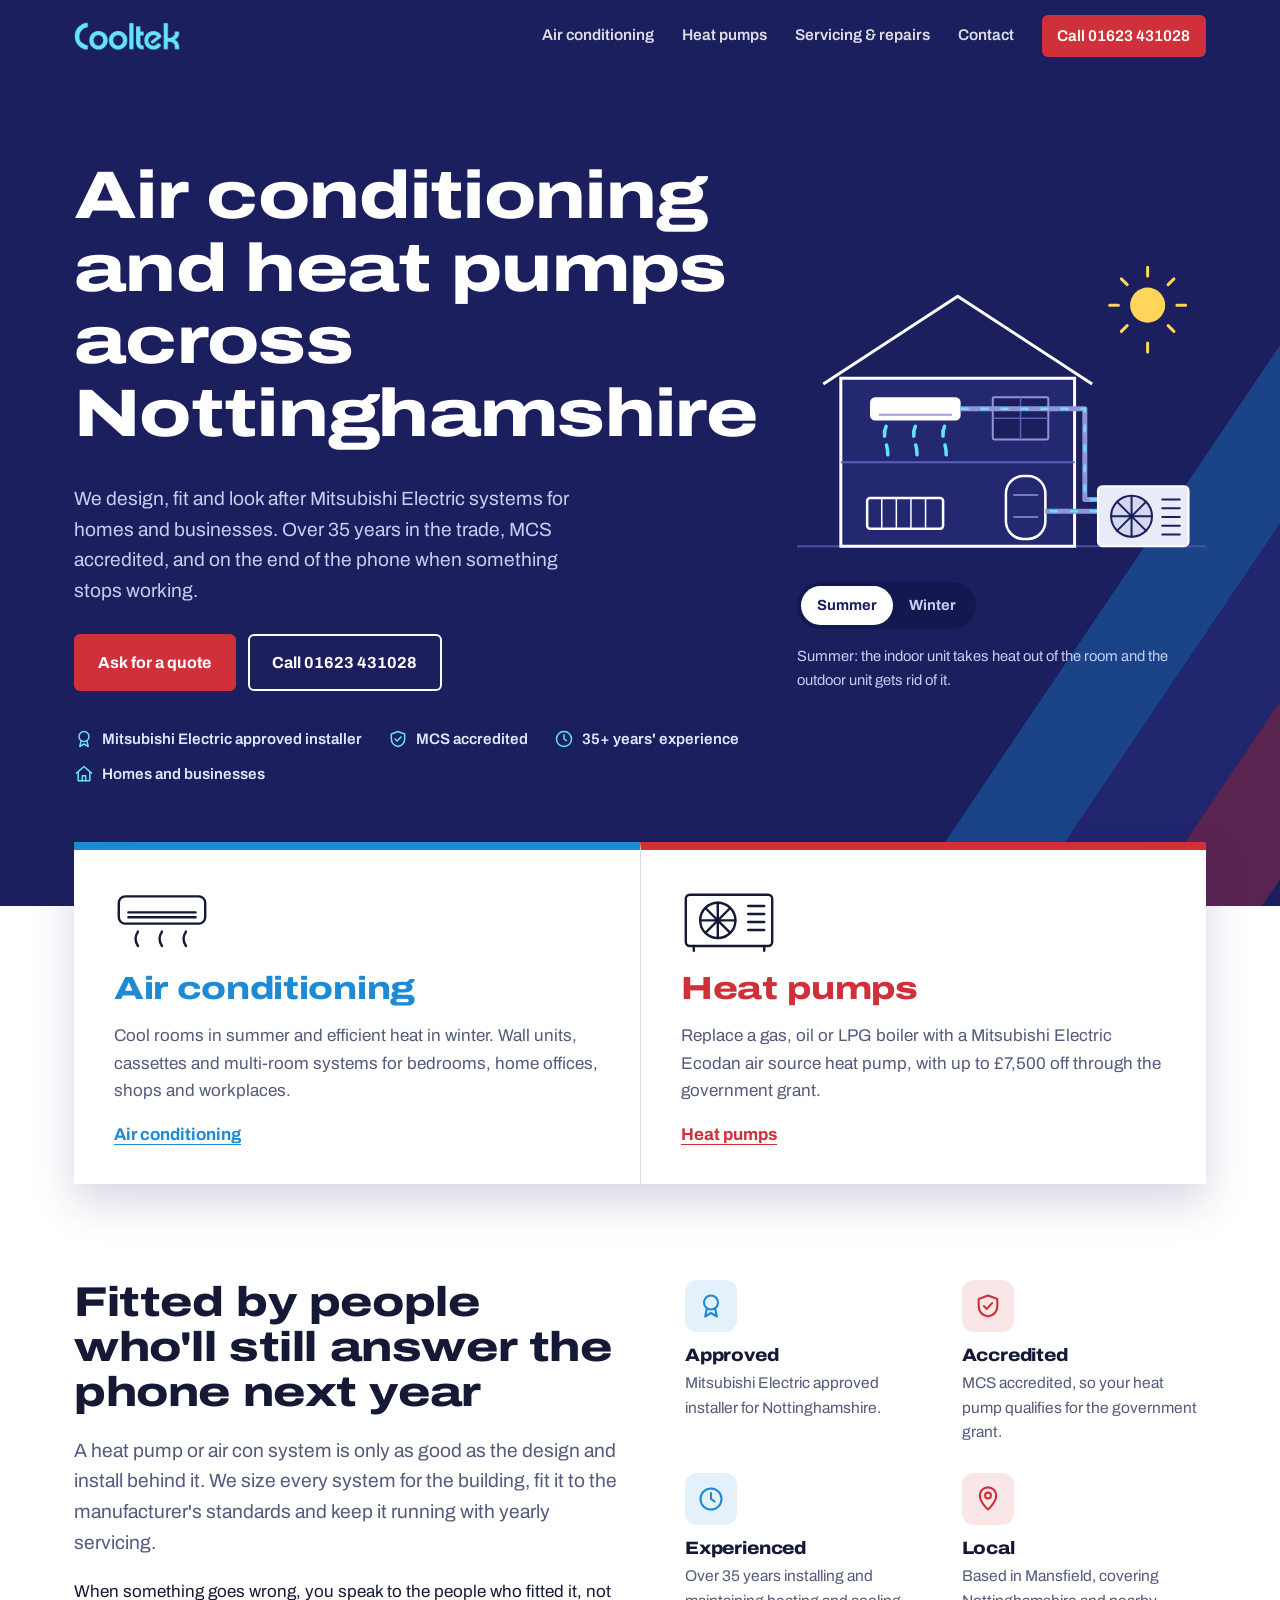
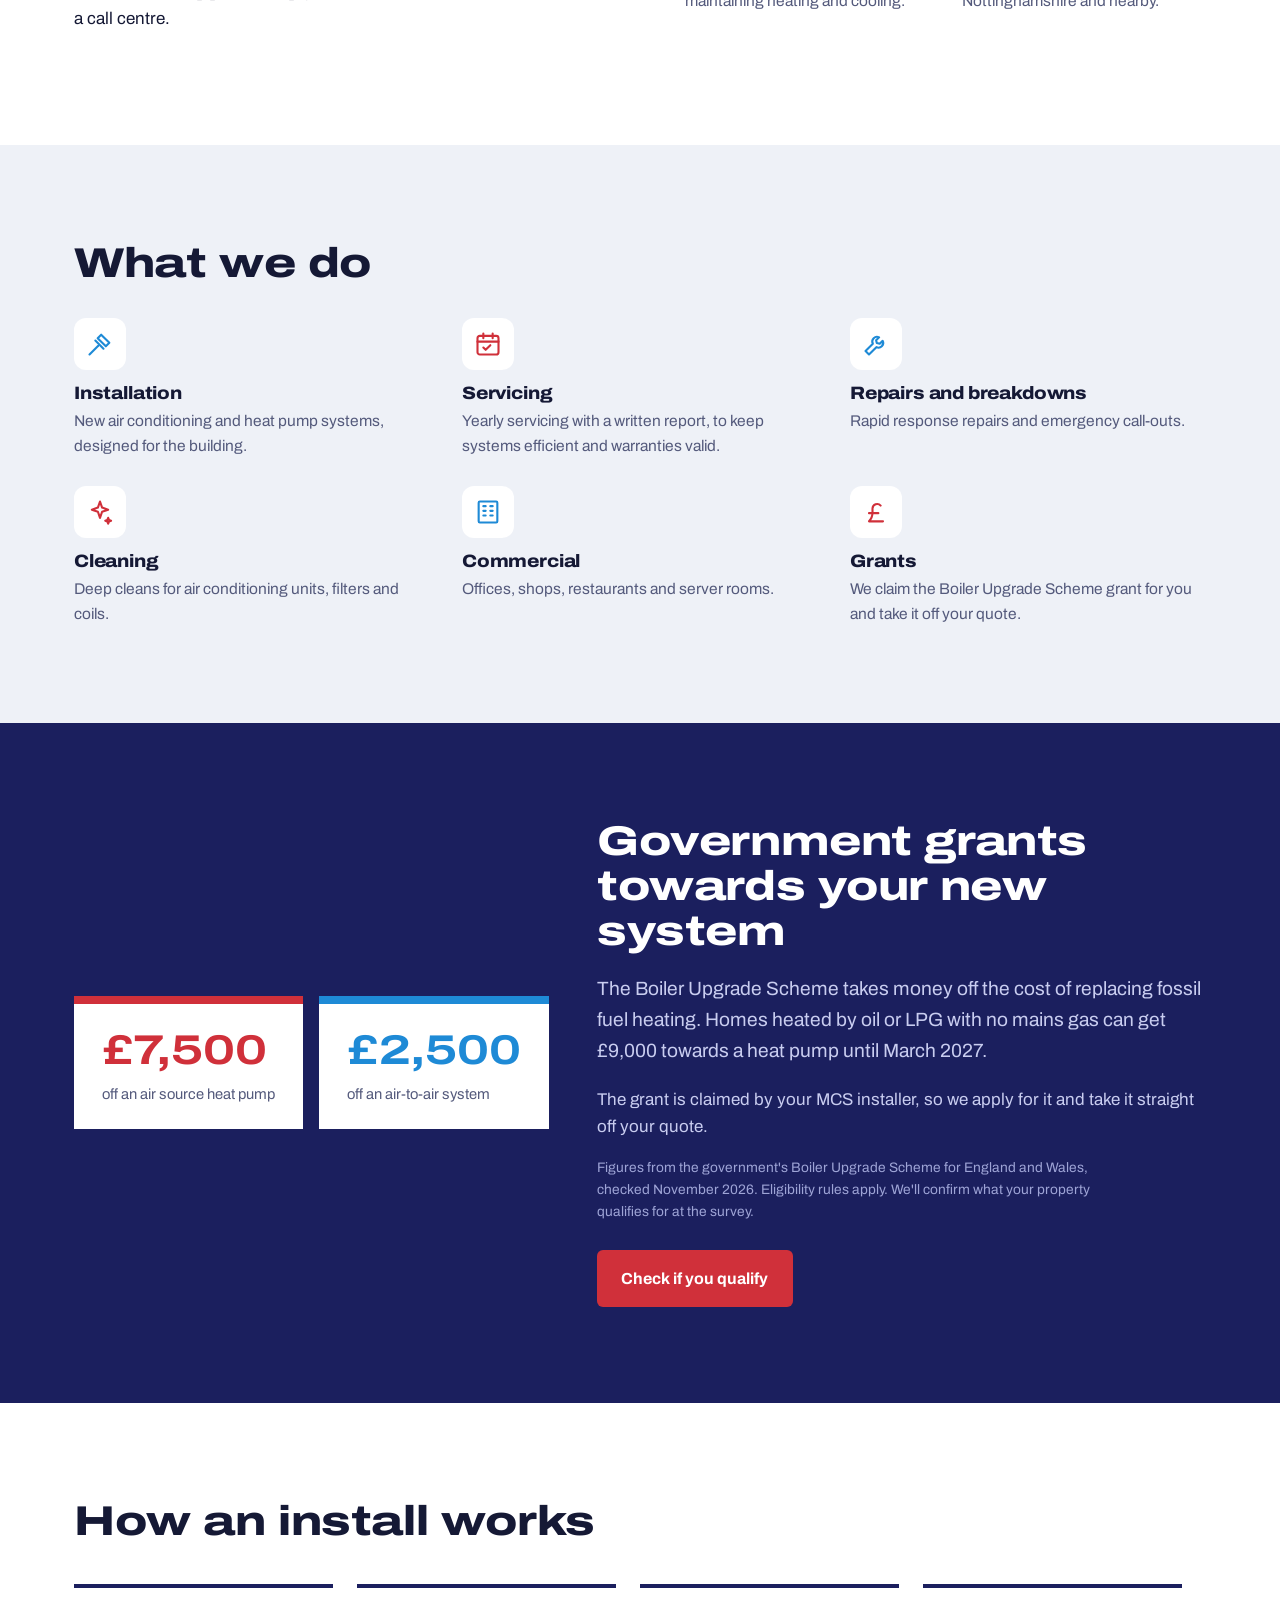
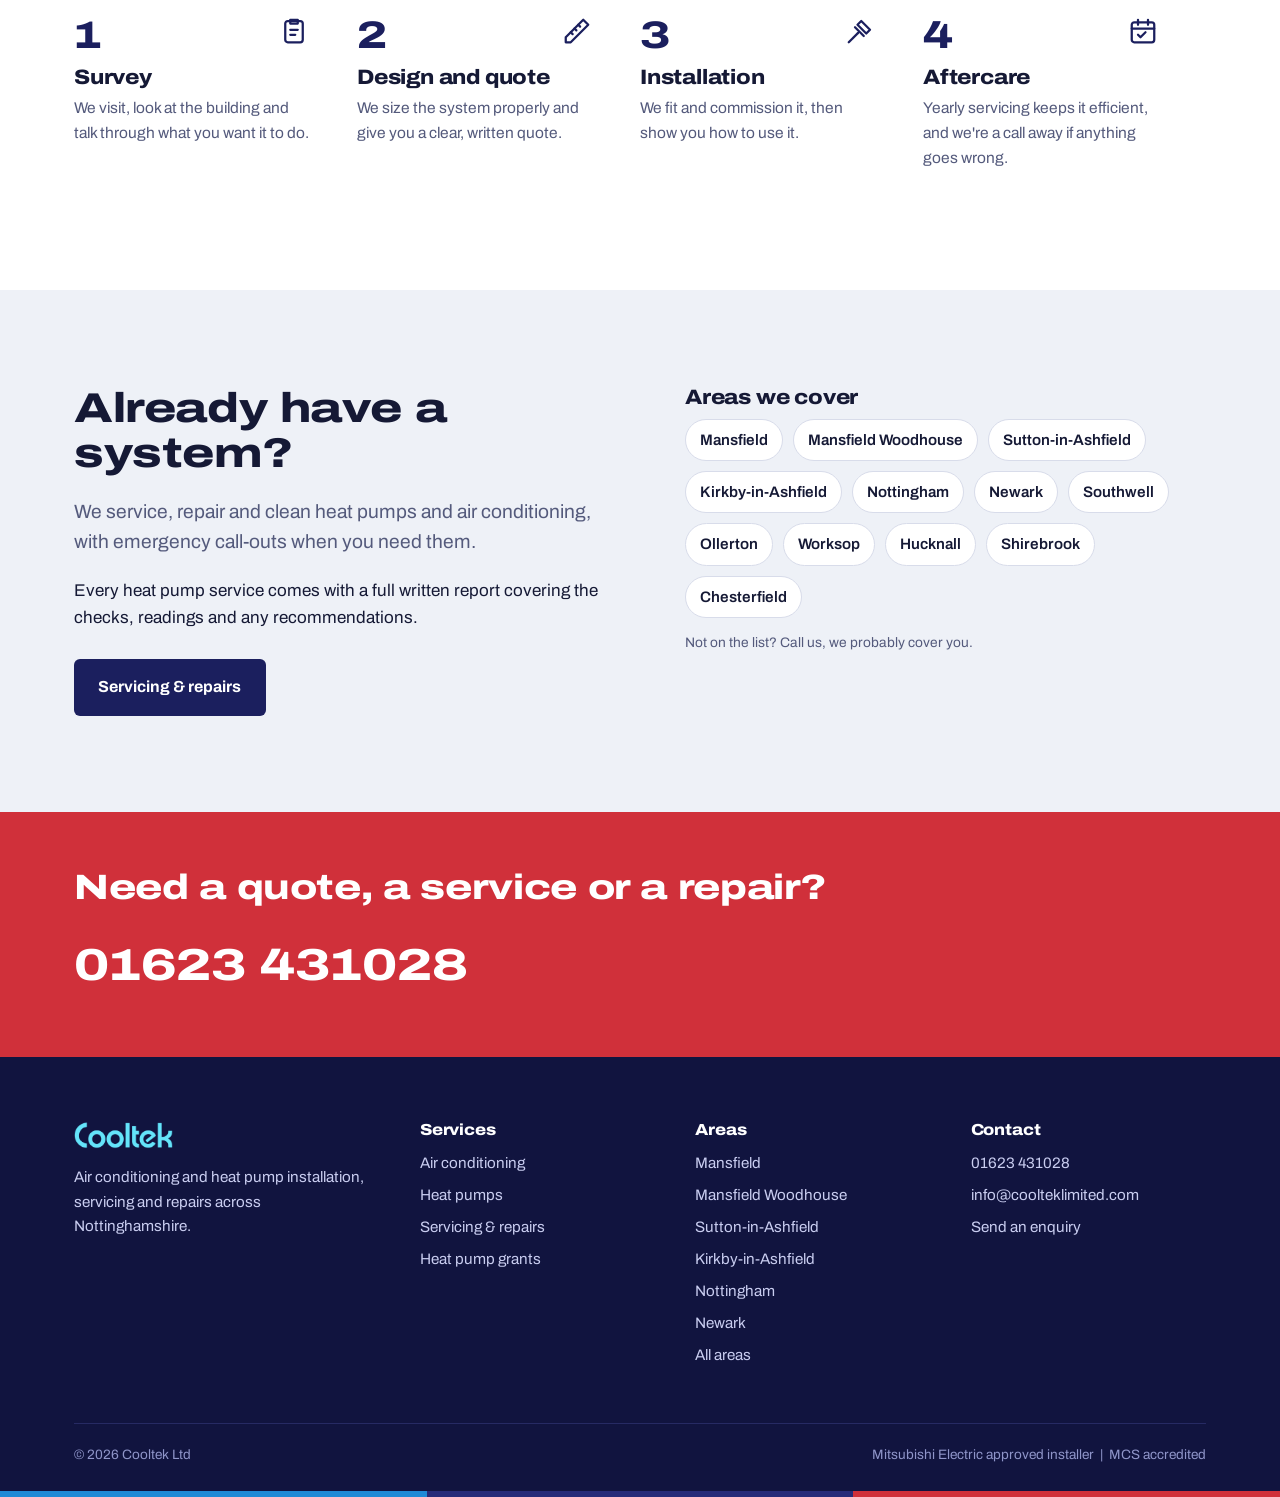
<file: index.html>
<!DOCTYPE html>
<html lang="en-GB">
<head>
<meta charset="utf-8">
<meta name="viewport" content="width=device-width, initial-scale=1">
<title>Cooltek | Air conditioning & heat pumps in Nottinghamshire</title>
<meta name="description" content="Mitsubishi Electric approved installer of air conditioning and air source heat pumps for homes and businesses across Nottinghamshire. MCS accredited, 35+ years' experience.">
<meta property="og:title" content="Cooltek | Air conditioning & heat pumps in Nottinghamshire">
<meta property="og:description" content="Mitsubishi Electric approved installer of air conditioning and air source heat pumps for homes and businesses across Nottinghamshire. MCS accredited, 35+ years' experience.">
<meta name="theme-color" content="#1b1f5e">
<link rel="icon" href="assets/icon-192.png">
<link rel="preconnect" href="https://fonts.googleapis.com">
<link rel="preconnect" href="https://fonts.gstatic.com" crossorigin>
<link href="https://fonts.googleapis.com/css2?family=Archivo:wdth,wght@62..125,400..800&display=swap" rel="stylesheet">
<link rel="stylesheet" href="assets/site.css">
</head>
<body class="">
<a class="skip" href="#main">Skip to content</a>
<header class="site-head">
  <div class="wrap">
    <a class="brand" href="index.html"><img src="assets/logo.png" alt="Cooltek home" width="150" height="30"></a>
    <button class="menu-btn" aria-expanded="false" aria-controls="nav" aria-label="Menu">☰</button>
    <nav class="nav" id="nav"><a href="air-conditioning.html">Air conditioning</a><a href="heat-pumps.html">Heat pumps</a><a href="servicing.html">Servicing & repairs</a><a href="contact.html">Contact</a><a class="call" href="tel:+441623431028">Call 01623 431028</a></nav>
  </div>
</header>
<main id="main">

<script type="application/ld+json">{"@context": "https://schema.org", "@type": "HVACBusiness", "name": "Cooltek Ltd", "telephone": "01623 431028", "email": "info@coolteklimited.com", "areaServed": ["Nottinghamshire", "Mansfield", "Mansfield Woodhouse", "Sutton-in-Ashfield", "Kirkby-in-Ashfield", "Nottingham", "Newark", "Southwell", "Ollerton", "Worksop", "Hucknall", "Shirebrook", "Chesterfield"], "description": "Air conditioning and heat pump installation, servicing and repairs across Nottinghamshire."}</script>
<section class="hero"><div class="stripes" aria-hidden="true"><i></i><i></i><i></i></div>
  <div class="wrap hero-grid"><div>
    <h1>Air conditioning and heat pumps across Nottinghamshire</h1>
    <p class="lead">We design, fit and look after Mitsubishi Electric systems for homes and businesses. Over 35 years in the trade, MCS accredited, and on the end of the phone when something stops working.</p>
    <div class="actions"><a class="btn btn-red" href="contact.html">Ask for a quote</a><a class="btn btn-line" href="tel:+441623431028">Call 01623 431028</a></div>
    <ul class="hero-facts"><li><svg class="ico" viewBox="0 0 24 24" aria-hidden="true"><circle cx="12" cy="9" r="6"/><path d="M8.5 14l-1.5 7 5-3 5 3-1.5-7"/></svg>Mitsubishi Electric approved installer</li><li><svg class="ico" viewBox="0 0 24 24" aria-hidden="true"><path d="M12 3l8 3v6c0 5-3.5 8-8 9-4.5-1-8-4-8-9V6z"/><path d="M8.5 12l2.5 2.5 4.5-5"/></svg>MCS accredited</li><li><svg class="ico" viewBox="0 0 24 24" aria-hidden="true"><circle cx="12" cy="12" r="9"/><path d="M12 7v5l3 2"/></svg>35+ years' experience</li><li><svg class="ico" viewBox="0 0 24 24" aria-hidden="true"><path d="M3 11l9-8 9 8"/><path d="M5 10v10h14V10"/><path d="M10 20v-6h4v6"/></svg>Homes and businesses</li></ul>
  </div><figure class="house-wrap" data-season="summer">
<svg class="house" viewBox="0 0 560 430" role="img" aria-label="A house with an air conditioning unit, a radiator, a hot water cylinder and an outdoor heat pump">
  <g class="sky-summer"><circle cx="480" cy="70" r="24" class="sun"/><path class="sunray" d="M480 30v-12M480 122v12M440 70h-12M532 70h-12M452 42l-8-8M508 98l8 8M508 42l8-8M452 98l-8 8"/></g>
  <g class="sky-winter"><path class="flake" d="M450 40v24M439.6 46l20.8 12M439.6 58l20.8-12"/><path class="flake" d="M510 80v18M502 84.5l16 9M502 93.5l16-9"/><path class="flake" d="M470 110v14M464 113.5l12 7M464 120.5l12-7"/></g>
  <path class="ground" d="M0 400h560"/>
  <path class="roof" d="M36 178L220 58l184 120"/>
  <rect class="wall" x="60" y="170" width="320" height="230"/>
  <path class="line" d="M60 285h320"/>
  <rect class="win" x="268" y="196" width="76" height="58" rx="2"/><path class="line thin" d="M306 196v58M268 225h76"/>
  <g class="ac"><rect x="100" y="196" width="124" height="32" rx="7"/><path d="M112 220h100"/></g>
  <g class="flows"><path class="flow" d="M122 236c-8 16 8 30 0 48"/><path class="flow" d="M162 236c-8 16 8 30 0 48"/><path class="flow" d="M202 236c-8 16 8 30 0 48"/></g>
  <g class="rad"><rect x="96" y="334" width="104" height="42" rx="4"/><path d="M116 334v42M136 334v42M156 334v42M176 334v42"/></g>
  <g class="heat"><path d="M116 324c-6-10 6-16 0-26M148 324c-6-10 6-16 0-26M180 324c-6-10 6-16 0-26"/></g>
  <g class="cyl"><rect x="286" y="304" width="54" height="86" rx="24"/><path d="M296 330h34M296 360h34"/></g>
  <path class="pipe" d="M412 352H340M412 336h-18V212H224"/>
  <path class="pipe-flow" d="M412 352H340M412 336h-18V212H224"/>
  <g class="odu"><rect x="412" y="318" width="124" height="82" rx="6"/><circle cx="458" cy="359" r="28"/>
    <g class="fan"><path d="M458 331v56M430 359h56M438 339l40 40M478 339l-40 40"/></g>
    <path d="M500 336h24M500 348h24M500 360h24M500 372h24M500 384h24"/></g>
</svg>
<figcaption>
  <div class="season-btns" role="group" aria-label="Season">
    <button type="button" data-set="summer" aria-pressed="true">Summer</button>
    <button type="button" data-set="winter" aria-pressed="false">Winter</button>
  </div>
  <p class="cap-summer">Summer: the indoor unit takes heat out of the room and the outdoor unit gets rid of it.</p>
  <p class="cap-winter">Winter: the outdoor unit draws warmth from the cold air and pumps it into your radiators, rooms and hot water.</p>
</figcaption>
</figure></div>
</section>

<div class="wrap">
  <div class="paths">
    <a class="path theme-cool" href="air-conditioning.html"><svg viewBox="0 0 120 80" aria-hidden="true"><rect class="ill-line" x="6" y="8" width="108" height="34" rx="8"/>
<path class="ill-line" d="M18 34h84M18 28h84"/><path class="ill-line" d="M30 52c-4 6-4 12 0 18M60 52c-4 6-4 12 0 18M90 52c-4 6-4 12 0 18"/></svg>
      <h2>Air conditioning</h2>
      <p>Cool rooms in summer and efficient heat in winter. Wall units, cassettes and multi-room systems for bedrooms, home offices, shops and workplaces.</p>
      <span class="more">Air conditioning</span></a>
    <a class="path theme-warm" href="heat-pumps.html"><svg viewBox="0 0 120 80" aria-hidden="true"><rect class="ill-line" x="6" y="6" width="108" height="64" rx="5"/>
<circle class="ill-line" cx="46" cy="38" r="22"/><path class="ill-line" d="M46 16v44M24 38h44M30.5 22.5l31 31M61.5 22.5l-31 31"/>
<path class="ill-line" d="M84 20h20M84 30h20M84 40h20M84 50h20"/><path class="ill-line" d="M16 70v6M104 70v6"/></svg>
      <h2>Heat pumps</h2>
      <p>Replace a gas, oil or LPG boiler with a Mitsubishi Electric Ecodan air source heat pump, with up to £7,500 off through the government grant.</p>
      <span class="more">Heat pumps</span></a>
  </div>
</div>

<section class="section">
  <div class="wrap split">
    <div>
      <h2>Fitted by people who'll still answer the phone next year</h2>
      <p class="lead">A heat pump or air con system is only as good as the design and install behind it. We size every system for the building, fit it to the manufacturer's standards and keep it running with yearly servicing.</p>
      <p>When something goes wrong, you speak to the people who fitted it, not a call centre.</p>
    </div>
    <ul class="tiles two"><li><span class="tile-ico"><svg class="ico" viewBox="0 0 24 24" aria-hidden="true"><circle cx="12" cy="9" r="6"/><path d="M8.5 14l-1.5 7 5-3 5 3-1.5-7"/></svg></span><div><h3>Approved</h3><p>Mitsubishi Electric approved installer for Nottinghamshire.</p></div></li><li><span class="tile-ico"><svg class="ico" viewBox="0 0 24 24" aria-hidden="true"><path d="M12 3l8 3v6c0 5-3.5 8-8 9-4.5-1-8-4-8-9V6z"/><path d="M8.5 12l2.5 2.5 4.5-5"/></svg></span><div><h3>Accredited</h3><p>MCS accredited, so your heat pump qualifies for the government grant.</p></div></li><li><span class="tile-ico"><svg class="ico" viewBox="0 0 24 24" aria-hidden="true"><circle cx="12" cy="12" r="9"/><path d="M12 7v5l3 2"/></svg></span><div><h3>Experienced</h3><p>Over 35 years installing and maintaining heating and cooling.</p></div></li><li><span class="tile-ico"><svg class="ico" viewBox="0 0 24 24" aria-hidden="true"><path d="M12 21s-7-6.2-7-12a7 7 0 0 1 14 0c0 5.8-7 12-7 12z"/><circle cx="12" cy="9" r="2.5"/></svg></span><div><h3>Local</h3><p>Based in Mansfield, covering Nottinghamshire and nearby.</p></div></li></ul>
  </div>
</section>

<section class="section mist">
  <div class="wrap">
    <h2>What we do</h2>
    <ul class="tiles three"><li><span class="tile-ico"><svg class="ico" viewBox="0 0 24 24" aria-hidden="true"><path d="M3 21l7.5-7.5"/><path d="M13 4l7 7-3 3-7-7z"/><path d="M8 9l7 7"/></svg></span><div><h3>Installation</h3><p>New air conditioning and heat pump systems, designed for the building.</p></div></li><li><span class="tile-ico"><svg class="ico" viewBox="0 0 24 24" aria-hidden="true"><rect x="3" y="5" width="18" height="16" rx="2"/><path d="M3 10h18M8 3v4M16 3v4M8 15l2 2 4-4"/></svg></span><div><h3>Servicing</h3><p>Yearly servicing with a written report, to keep systems efficient and warranties valid.</p></div></li><li><span class="tile-ico"><svg class="ico" viewBox="0 0 24 24" aria-hidden="true"><path d="M14.7 6.3a4 4 0 0 0-5.4 5.4L3 18l3 3 6.3-6.3a4 4 0 0 0 5.4-5.4l-2.5 2.5-2.5-.6-.6-2.5z"/></svg></span><div><h3>Repairs and breakdowns</h3><p>Rapid response repairs and emergency call-outs.</p></div></li><li><span class="tile-ico"><svg class="ico" viewBox="0 0 24 24" aria-hidden="true"><path d="M12 3l1.8 5.2L19 10l-5.2 1.8L12 17l-1.8-5.2L5 10l5.2-1.8z"/><path d="M19 17l.7 1.8 1.8.7-1.8.7-.7 1.8-.7-1.8-1.8-.7 1.8-.7z"/></svg></span><div><h3>Cleaning</h3><p>Deep cleans for air conditioning units, filters and coils.</p></div></li><li><span class="tile-ico"><svg class="ico" viewBox="0 0 24 24" aria-hidden="true"><rect x="4" y="3" width="16" height="18" rx="1"/><path d="M8 7h2M14 7h2M8 11h2M14 11h2M8 15h2M14 15h2"/></svg></span><div><h3>Commercial</h3><p>Offices, shops, restaurants and server rooms.</p></div></li><li><span class="tile-ico"><svg class="ico" viewBox="0 0 24 24" aria-hidden="true"><path d="M16 6.5A4 4 0 0 0 9 9v3.5c0 3-1 5.5-3 7.5h12M6 13h8"/></svg></span><div><h3>Grants</h3><p>We claim the Boiler Upgrade Scheme grant for you and take it off your quote.</p></div></li></ul>
  </div>
</section>

<section class="section navy">
  <div class="wrap grant">
    <div class="grant-figs">
      <div class="fig theme-warm"><strong>£7,500</strong><span>off an air source heat pump</span></div>
      <div class="fig theme-cool"><strong>£2,500</strong><span>off an air-to-air system</span></div>
    </div>
    <div>
      <h2>Government grants towards your new system</h2>
      <p class="lead">The Boiler Upgrade Scheme takes money off the cost of replacing fossil fuel heating. Homes heated by oil or LPG with no mains gas can get £9,000 towards a heat pump until March 2027.</p>
      <p>The grant is claimed by your MCS installer, so we apply for it and take it straight off your quote.</p>
      <p class="small">Figures from the government's Boiler Upgrade Scheme for England and Wales, checked November 2026. Eligibility rules apply. We'll confirm what your property qualifies for at the survey.</p>
      <div class="actions"><a class="btn btn-red" href="contact.html?service=Heat%20pump">Check if you qualify</a></div>
    </div>
  </div>
</section>

<section class="section">
  <div class="wrap">
    <h2>How an install works</h2>
    <ol class="steps">
      <li><svg class="ico step-ico" viewBox="0 0 24 24" aria-hidden="true"><rect x="5" y="4" width="14" height="17" rx="2"/><path d="M9 3h6v3H9zM9 11h6M9 15h4"/></svg><h3>Survey</h3><p>We visit, look at the building and talk through what you want it to do.</p></li>
      <li><svg class="ico step-ico" viewBox="0 0 24 24" aria-hidden="true"><path d="M3 17L17 3l4 4L7 21H3z"/><path d="M13 7l1.5 1.5M10 10l1.5 1.5M7 13l1.5 1.5"/></svg><h3>Design and quote</h3><p>We size the system properly and give you a clear, written quote.</p></li>
      <li><svg class="ico step-ico" viewBox="0 0 24 24" aria-hidden="true"><path d="M3 21l7.5-7.5"/><path d="M13 4l7 7-3 3-7-7z"/><path d="M8 9l7 7"/></svg><h3>Installation</h3><p>We fit and commission it, then show you how to use it.</p></li>
      <li><svg class="ico step-ico" viewBox="0 0 24 24" aria-hidden="true"><rect x="3" y="5" width="18" height="16" rx="2"/><path d="M3 10h18M8 3v4M16 3v4M8 15l2 2 4-4"/></svg><h3>Aftercare</h3><p>Yearly servicing keeps it efficient, and we're a call away if anything goes wrong.</p></li>
    </ol>
  </div>
</section>

<section class="section mist">
  <div class="wrap split">
    <div>
      <h2>Already have a system?</h2>
      <p class="lead">We service, repair and clean heat pumps and air conditioning, with emergency call-outs when you need them.</p>
      <p>Every heat pump service comes with a full written report covering the checks, readings and any recommendations.</p>
      <div class="actions"><a class="btn btn-navy" href="servicing.html">Servicing &amp; repairs</a></div>
    </div>
    <div>
      <h3>Areas we cover</h3>
      <ul class="areas"><li>Mansfield</li><li>Mansfield Woodhouse</li><li>Sutton-in-Ashfield</li><li>Kirkby-in-Ashfield</li><li>Nottingham</li><li>Newark</li><li>Southwell</li><li>Ollerton</li><li>Worksop</li><li>Hucknall</li><li>Shirebrook</li><li>Chesterfield</li></ul>
      <p class="small" style="margin-top:14px">Not on the list? Call us, we probably cover you.</p>
    </div>
  </div>
</section>
<section class="callband"><div class="wrap">
  <h2>Need a quote, a service or a repair?</h2>
  <a class="phone" href="tel:+441623431028">01623 431028</a>
</div></section></main>
<footer class="site-foot">
  <div class="foot-stripes" aria-hidden="true"><i></i><i></i><i></i></div>
  <div class="wrap">
    <div class="cols">
      <div>
        <a class="brand" href="index.html"><img src="assets/logo.png" alt="Cooltek" width="140" height="28"></a>
        <p>Air conditioning and heat pump installation, servicing and repairs across Nottinghamshire.</p>
      </div>
      <div><h3>Services</h3><ul>
        <li><a href="air-conditioning.html">Air conditioning</a></li>
        <li><a href="heat-pumps.html">Heat pumps</a></li>
        <li><a href="servicing.html">Servicing &amp; repairs</a></li>
        <li><a href="heat-pumps.html#grant">Heat pump grants</a></li></ul></div>
      <div><h3>Areas</h3><ul><li>Mansfield</li><li>Mansfield Woodhouse</li><li>Sutton-in-Ashfield</li><li>Kirkby-in-Ashfield</li><li>Nottingham</li><li>Newark</li><li><a href="contact.html#areas">All areas</a></li></ul></div>
      <div><h3>Contact</h3><ul>
        <li><a href="tel:+441623431028">01623 431028</a></li>
        <li><a href="mailto:info@coolteklimited.com">info@coolteklimited.com</a></li>
        <li><a href="contact.html">Send an enquiry</a></li></ul></div>
    </div>
    <div class="legal"><span>© <span data-year>2026</span> Cooltek Ltd</span><span>Mitsubishi Electric approved installer &nbsp;|&nbsp; MCS accredited</span></div>
  </div>
</footer>
<script src="assets/site.js"></script>
</body>
</html>
</file>
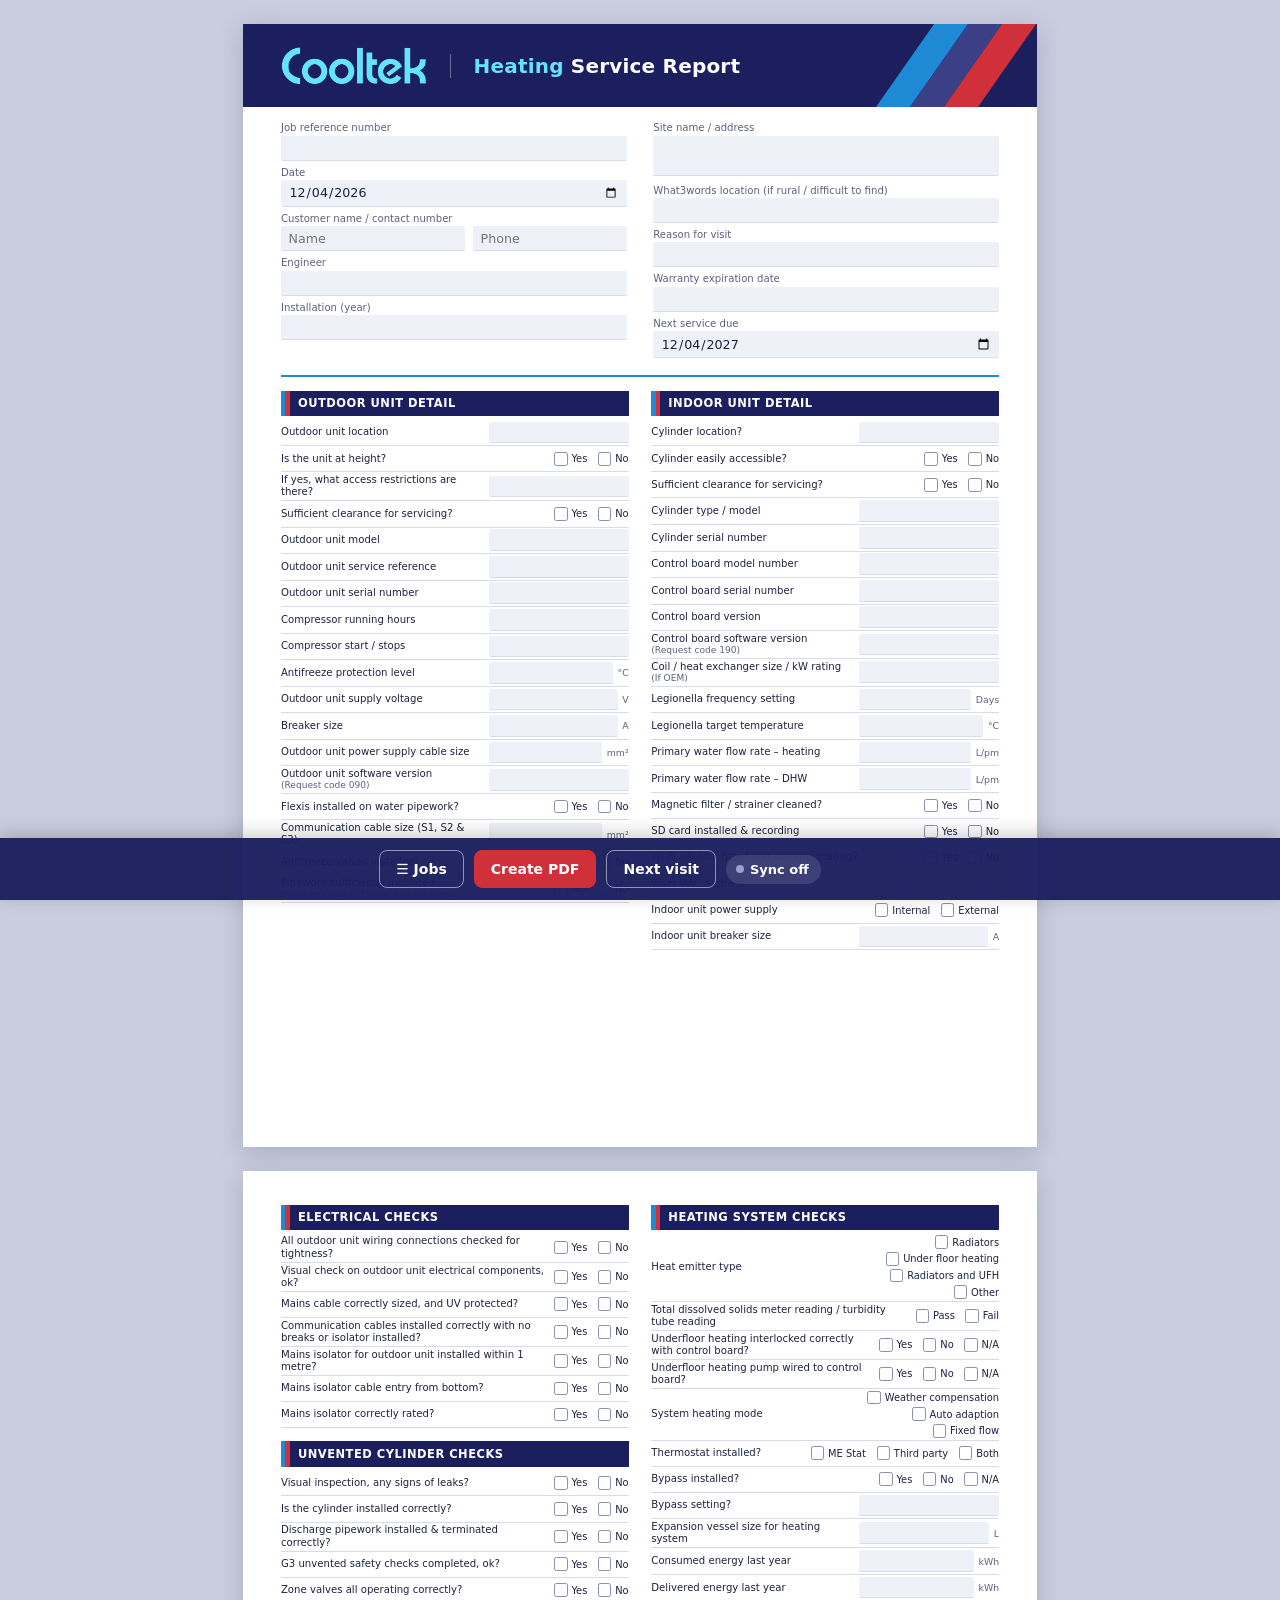
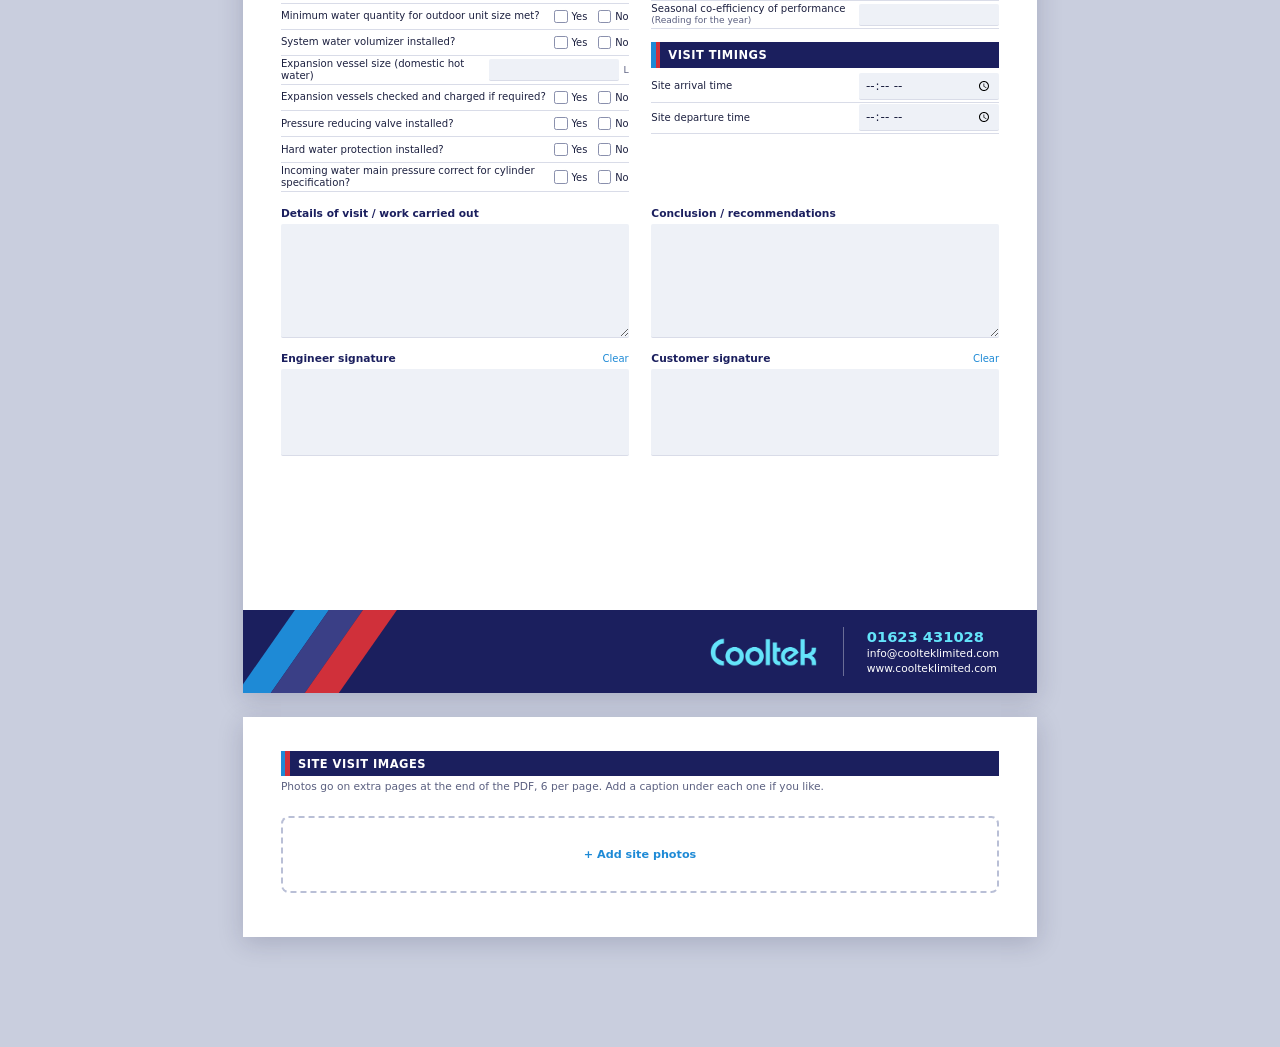
<file: reports/index.html>
<!DOCTYPE html>
<html lang="en-GB">
<head>
<meta charset="utf-8">
<meta name="viewport" content="width=device-width, initial-scale=1, viewport-fit=cover">
<title>Cooltek – Heating Service Report</title>
<meta name="theme-color" content="#1b1f5e">
<link rel="manifest" href="manifest.webmanifest">
<link rel="icon" href="icons/icon-192.png">
<link rel="apple-touch-icon" href="icons/icon-192.png">
<link rel="stylesheet" href="style.css">
</head>
<body>

<div id="pages">
  <!-- PAGE 1 -->
  <section class="page" id="page1">
    <header class="brand-head">
      <img src="logo.png" alt="Cooltek" class="logo">
      <div class="title"><span>Heating</span> Service Report</div>
      <div class="stripes" aria-hidden="true"><i></i><i></i><i></i></div>
    </header>

    <div class="details">
      <div class="col" id="details-left"></div>
      <div class="col" id="details-right"></div>
    </div>

    <div class="two-col">
      <div class="block">
        <h2>Outdoor unit detail</h2>
        <div id="outdoor"></div>
      </div>
      <div class="block">
        <h2>Indoor unit detail</h2>
        <div id="indoor"></div>
      </div>
    </div>
  </section>

  <!-- PAGE 2 -->
  <section class="page" id="page2">
    <div class="two-col top">
      <div>
        <div class="block">
          <h2>Electrical checks</h2>
          <div id="electrical"></div>
        </div>
        <div class="block">
          <h2>Unvented cylinder checks</h2>
          <div id="unvented"></div>
        </div>
      </div>
      <div>
        <div class="block">
          <h2>Heating system checks</h2>
          <div id="heating"></div>
        </div>
        <div class="block">
          <h2>Visit timings</h2>
          <div id="timings"></div>
        </div>
      </div>
    </div>

    <div class="two-col notes">
      <div class="note">
        <label for="f-workDone">Details of visit / work carried out</label>
        <textarea id="f-workDone" data-key="workDone" rows="5"></textarea>
        <div class="print-text" data-mirror="workDone"></div>
      </div>
      <div class="note">
        <label for="f-conclusion">Conclusion / recommendations</label>
        <textarea id="f-conclusion" data-key="conclusion" rows="5"></textarea>
        <div class="print-text" data-mirror="conclusion"></div>
      </div>
    </div>

    <div class="two-col sigs">
      <div class="sig">
        <div class="sig-head"><label>Engineer signature</label><button type="button" class="link no-print" data-clear-sig="sigEngineer">Clear</button></div>
        <canvas data-sig="sigEngineer"></canvas>
      </div>
      <div class="sig">
        <div class="sig-head"><label>Customer signature</label><button type="button" class="link no-print" data-clear-sig="sigCustomer">Clear</button></div>
        <canvas data-sig="sigCustomer"></canvas>
      </div>
    </div>

    <footer class="brand-foot">
      <div class="stripes" aria-hidden="true"><i></i><i></i><i></i></div>
      <img src="logo.png" alt="Cooltek" class="logo">
      <div class="contact" id="footContact"></div>
    </footer>
  </section>

  <!-- Photos (on screen only; the PDF gets its own photo pages) -->
  <section class="page photos-page no-print" id="photosEditor">
    <div class="block">
      <h2>Site visit images</h2>
      <p class="hint">Photos go on extra pages at the end of the PDF, 6 per page. Add a caption under each one if you like.</p>
      <div class="photo-grid" id="photoGrid"></div>
      <label class="add-photos">
        <input type="file" accept="image/*" multiple id="photoInput" hidden>
        <span>+ Add site photos</span>
      </label>
    </div>
  </section>
</div>

<nav class="toolbar no-print">
  <button type="button" class="btn" id="btnJobs">☰ Jobs</button>
  <button type="button" class="btn primary" id="btnPdf">Create PDF</button>
  <button type="button" class="btn" id="btnNewVisit" title="Start next visit for this site">Next visit</button>
  <button type="button" class="sync-chip" id="syncChip" data-state="off">Sync off</button>
  <span class="saved" id="savedNote"></span>
</nav>

<!-- Jobs panel -->
<div class="overlay no-print" id="jobsPanel" hidden>
  <div class="panel">
    <div class="panel-head">
      <h3>Jobs</h3>
      <button type="button" class="x" data-close aria-label="Close">×</button>
    </div>
    <input type="search" id="jobSearch" placeholder="Search customer, address, job ref, serial…" autocomplete="off">
    <button type="button" class="btn-blank" id="btnBlank">+ New blank report</button>
    <div class="job-list" id="jobList"></div>
  </div>
</div>

<!-- PDF ready sheet -->
<div class="overlay no-print" id="pdfSheet" hidden>
  <div class="panel small">
    <div class="panel-head">
      <h3>PDF ready</h3>
      <button type="button" class="x" data-close aria-label="Close">×</button>
    </div>
    <p class="pdf-name" id="pdfName"></p>
    <div class="sheet-actions">
      <button type="button" class="btn primary big" id="btnShare">Share / send</button>
      <button type="button" class="btn dark big" id="btnDownload">Download</button>
    </div>
  </div>
</div>

<!-- Sync settings -->
<div class="overlay no-print" id="syncSheet" hidden>
  <div class="panel small">
    <div class="panel-head">
      <h3>Sync between devices</h3>
      <button type="button" class="x" data-close aria-label="Close">×</button>
    </div>
    <p class="sheet-text">Enter the Cooltek access code once on each phone, tablet and PC. Reports then appear on all of them. Reports are always saved on this device first, so it still works with no signal.</p>
    <label class="field-label" for="syncKey">Access code</label>
    <input type="password" id="syncKey" class="field" autocomplete="off" placeholder="Ask the office for the code">
    <div id="syncUrlRow">
      <label class="field-label" for="syncUrl">Server address</label>
      <input type="url" id="syncUrl" class="field" autocomplete="off" placeholder="https://your-site.pages.dev/api">
      <p class="sheet-text small">Only needed if this app isn't opened from the Cooltek Cloudflare site.</p>
    </div>
    <p class="sync-status" id="syncStatus"></p>
    <div class="sheet-actions">
      <button type="button" class="btn primary big" id="btnSyncSave">Save &amp; sync</button>
      <button type="button" class="btn dark big" id="btnSyncNow">Sync now</button>
    </div>
  </div>
</div>

<div class="toast no-print" id="toast" hidden></div>

<script src="app.js"></script>
</body>
</html>
</file>
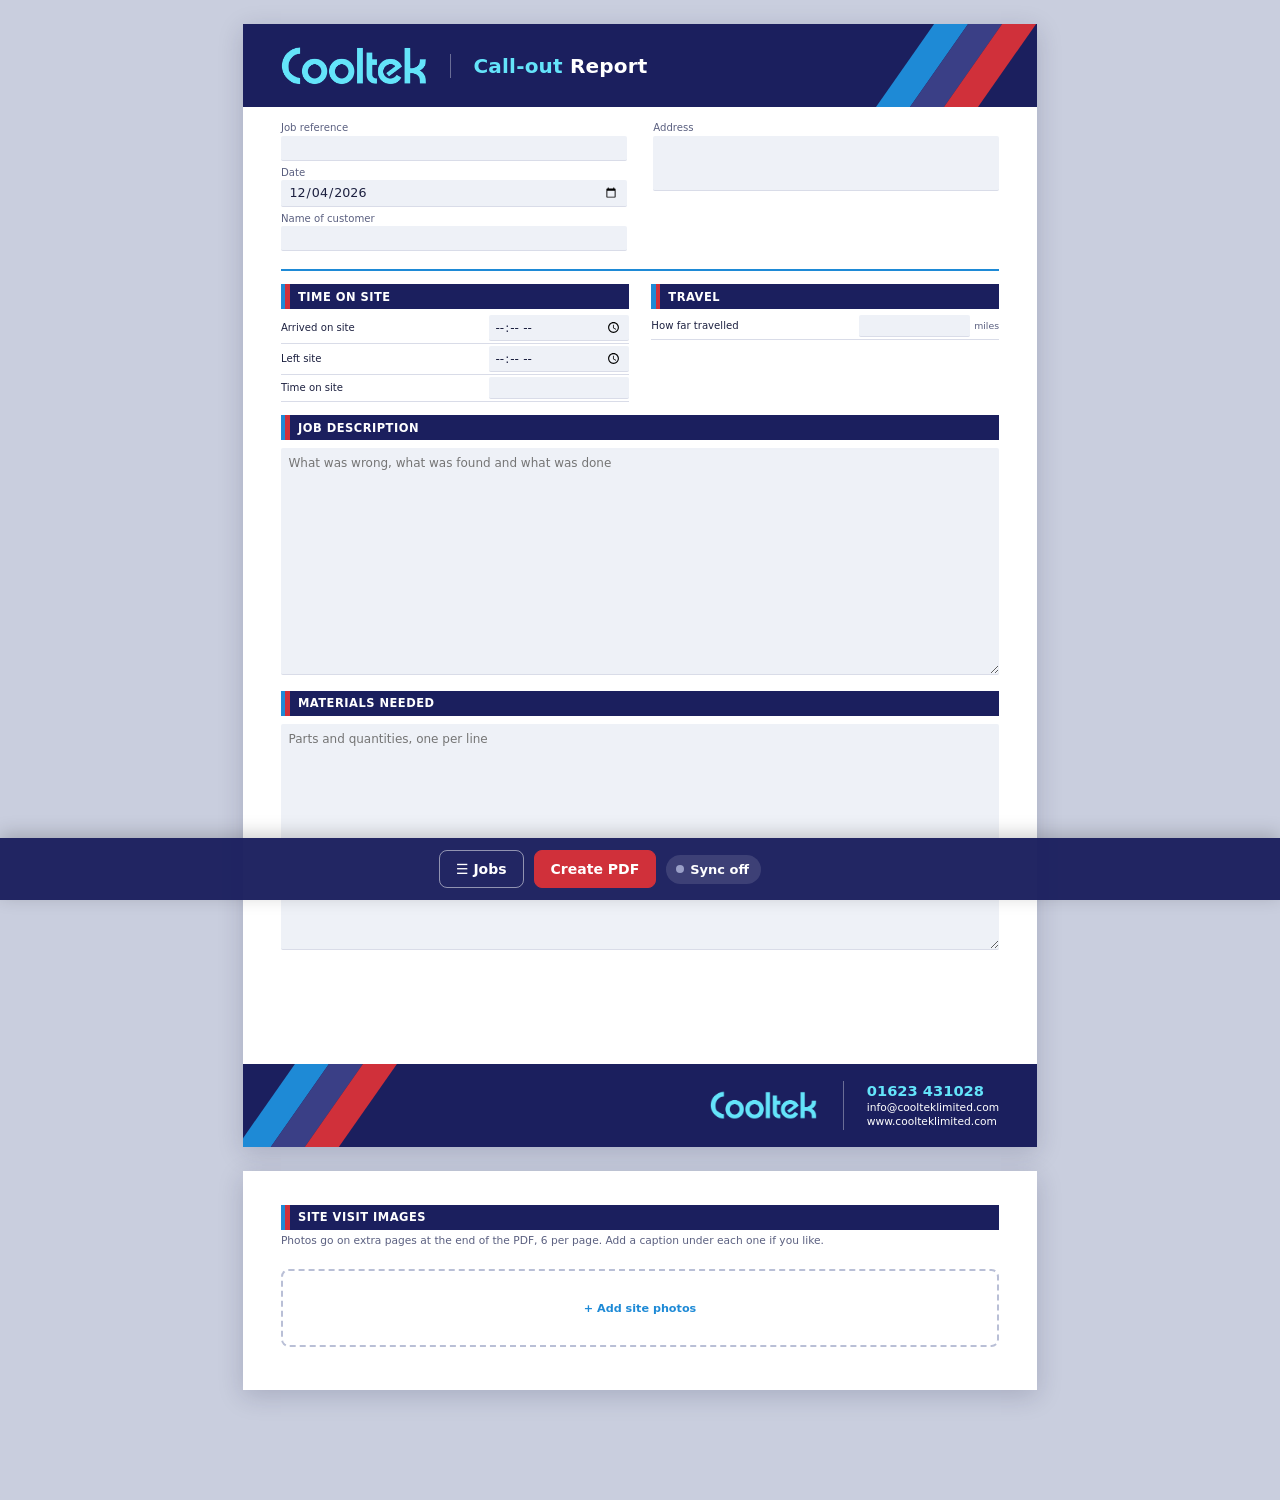
<file: public/callout/index.html>
<!DOCTYPE html>
<html lang="en-GB">
<head>
<meta charset="utf-8">
<meta name="viewport" content="width=device-width, initial-scale=1, viewport-fit=cover">
<title>Cooltek – Call-out Form</title>
<meta name="theme-color" content="#1b1f5e">
<link rel="manifest" href="manifest.webmanifest">
<link rel="icon" href="icons/icon-192.png">
<link rel="apple-touch-icon" href="icons/icon-192.png">
<link rel="stylesheet" href="../app/style.css">
</head>
<body>

<div id="pages">
  <!-- PAGE 1 -->
  <section class="page" id="page1">
    <header class="brand-head">
      <img src="../app/logo.png" alt="Cooltek" class="logo">
      <div class="title"><span>Call-out</span> Report</div>
      <div class="stripes" aria-hidden="true"><i></i><i></i><i></i></div>
    </header>

    <div class="details">
      <div class="col" id="details-left"></div>
      <div class="col" id="details-right"></div>
    </div>

    <div class="two-col">
      <div class="block">
        <h2>Time on site</h2>
        <div id="onsite"></div>
      </div>
      <div class="block">
        <h2>Travel</h2>
        <div id="travel"></div>
      </div>
    </div>

    <div class="block note tall">
      <h2><label for="f-jobDescription">Job description</label></h2>
      <textarea id="f-jobDescription" data-key="jobDescription" rows="8" placeholder="What was wrong, what was found and what was done"></textarea>
      <div class="print-text" data-mirror="jobDescription"></div>
    </div>

    <div class="block note tall">
      <h2><label for="f-materials">Materials needed</label></h2>
      <textarea id="f-materials" data-key="materials" rows="6" placeholder="Parts and quantities, one per line"></textarea>
      <div class="print-text" data-mirror="materials"></div>
    </div>

    <footer class="brand-foot">
      <div class="stripes" aria-hidden="true"><i></i><i></i><i></i></div>
      <img src="../app/logo.png" alt="Cooltek" class="logo">
      <div class="contact" id="footContact"></div>
    </footer>
  </section>

  <!-- Photos (on screen only; the PDF gets its own photo pages) -->
  <section class="page photos-page no-print" id="photosEditor">
    <div class="block">
      <h2>Site visit images</h2>
      <p class="hint">Photos go on extra pages at the end of the PDF, 6 per page. Add a caption under each one if you like.</p>
      <div class="photo-grid" id="photoGrid"></div>
      <label class="add-photos">
        <input type="file" accept="image/*" multiple id="photoInput" hidden>
        <span>+ Add site photos</span>
      </label>
    </div>
  </section>
</div>

<nav class="toolbar no-print">
  <button type="button" class="btn" id="btnJobs">☰ Jobs</button>
  <button type="button" class="btn primary" id="btnPdf">Create PDF</button>
  <button type="button" class="btn" id="btnNewVisit" title="Start next visit for this site">Next visit</button>
  <button type="button" class="sync-chip" id="syncChip" data-state="off">Sync off</button>
  <span class="saved" id="savedNote"></span>
</nav>

<!-- Jobs panel -->
<div class="overlay no-print" id="jobsPanel" hidden>
  <div class="panel">
    <div class="panel-head">
      <h3>Jobs</h3>
      <button type="button" class="x" data-close aria-label="Close">×</button>
    </div>
    <input type="search" id="jobSearch" placeholder="Search customer, address, job ref, serial…" autocomplete="off">
    <button type="button" class="btn-blank" id="btnBlank">+ New call-out form</button>
    <p class="other-form" id="otherForm"></p>
    <div class="job-list" id="jobList"></div>
  </div>
</div>

<!-- PDF ready sheet -->
<div class="overlay no-print" id="pdfSheet" hidden>
  <div class="panel small">
    <div class="panel-head">
      <h3>PDF ready</h3>
      <button type="button" class="x" data-close aria-label="Close">×</button>
    </div>
    <p class="pdf-name" id="pdfName"></p>
    <div class="sheet-actions">
      <button type="button" class="btn primary big" id="btnShare">Share / send</button>
      <button type="button" class="btn dark big" id="btnDownload">Download</button>
    </div>
  </div>
</div>

<!-- Sync settings -->
<div class="overlay no-print" id="syncSheet" hidden>
  <div class="panel small">
    <div class="panel-head">
      <h3>Sync between devices</h3>
      <button type="button" class="x" data-close aria-label="Close">×</button>
    </div>
    <p class="sheet-text">Enter the Cooltek access code once on each phone, tablet and PC (the same code as the service reports). Reports then appear on all of them. Reports are always saved on this device first, so it still works with no signal.</p>
    <label class="field-label" for="syncKey">Access code</label>
    <input type="password" id="syncKey" class="field" autocomplete="off" placeholder="Ask the office for the code">
    <div id="syncUrlRow">
      <label class="field-label" for="syncUrl">Server address</label>
      <input type="url" id="syncUrl" class="field" autocomplete="off" placeholder="https://your-site.pages.dev/api">
      <p class="sheet-text small">Only needed if this app isn't opened from the Cooltek Cloudflare site.</p>
    </div>
    <p class="sync-status" id="syncStatus"></p>
    <div class="sheet-actions">
      <button type="button" class="btn primary big" id="btnSyncSave">Save &amp; sync</button>
      <button type="button" class="btn dark big" id="btnSyncNow">Sync now</button>
    </div>
  </div>
</div>

<div class="toast no-print" id="toast" hidden></div>

<script src="form.js"></script>
<script src="../app/app.js"></script>
</body>
</html>
</file>
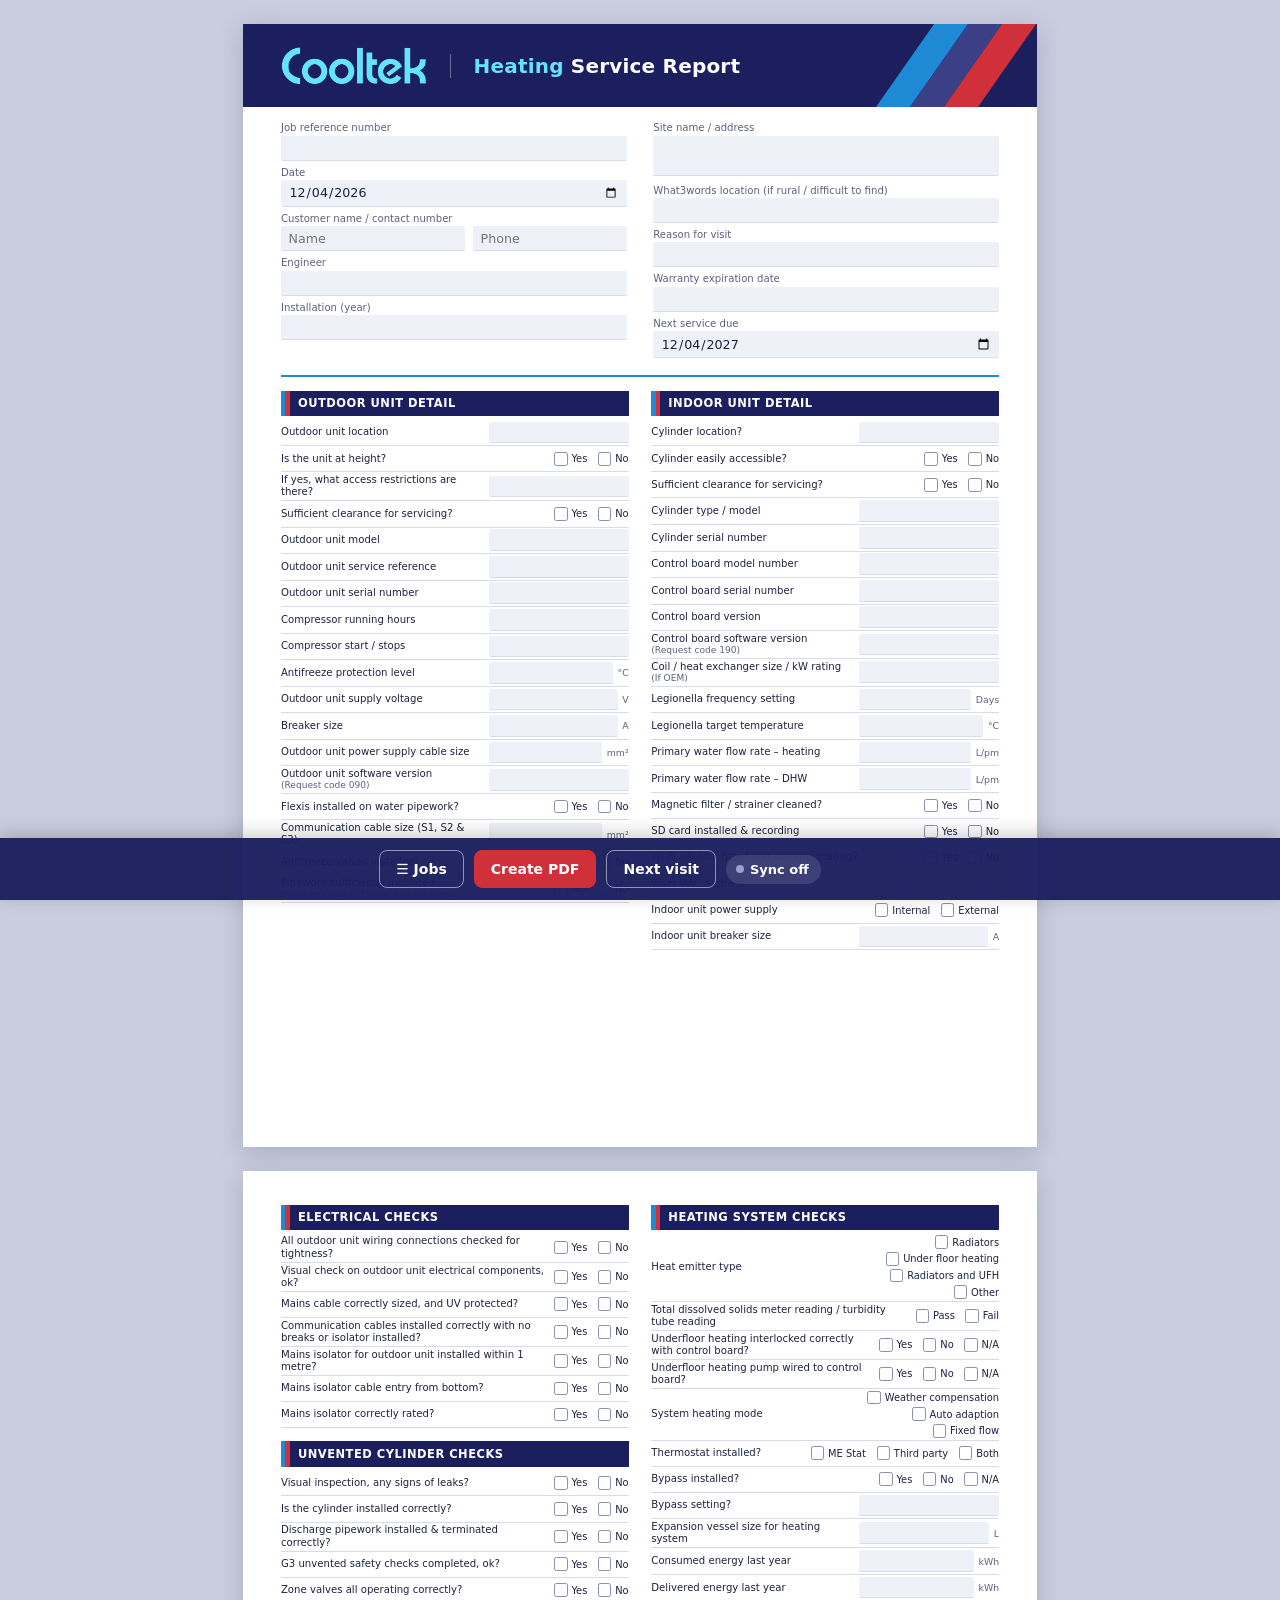
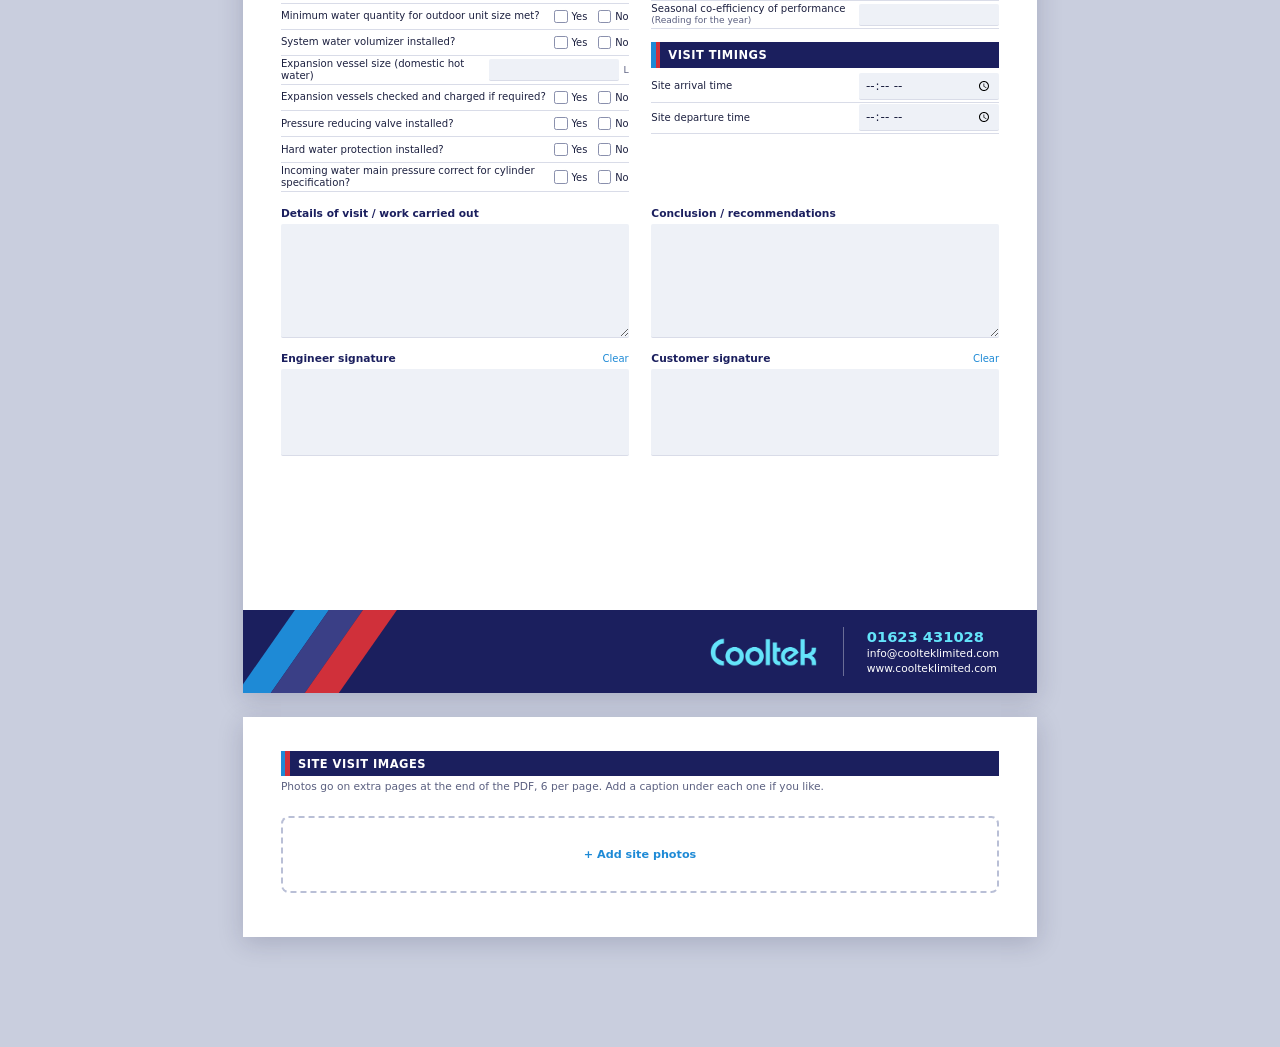
<file: public/reports/index.html>
<!DOCTYPE html>
<html lang="en-GB">
<head>
<meta charset="utf-8">
<meta name="viewport" content="width=device-width, initial-scale=1, viewport-fit=cover">
<title>Cooltek – Heating Service Report</title>
<meta name="theme-color" content="#1b1f5e">
<link rel="manifest" href="manifest.webmanifest">
<link rel="icon" href="icons/icon-192.png">
<link rel="apple-touch-icon" href="icons/icon-192.png">
<link rel="stylesheet" href="../app/style.css">
</head>
<body>

<div id="pages">
  <!-- PAGE 1 -->
  <section class="page" id="page1">
    <header class="brand-head">
      <img src="../app/logo.png" alt="Cooltek" class="logo">
      <div class="title"><span>Heating</span> Service Report</div>
      <div class="stripes" aria-hidden="true"><i></i><i></i><i></i></div>
    </header>

    <div class="details">
      <div class="col" id="details-left"></div>
      <div class="col" id="details-right"></div>
    </div>

    <div class="two-col">
      <div class="block">
        <h2>Outdoor unit detail</h2>
        <div id="outdoor"></div>
      </div>
      <div class="block">
        <h2>Indoor unit detail</h2>
        <div id="indoor"></div>
      </div>
    </div>
  </section>

  <!-- PAGE 2 -->
  <section class="page" id="page2">
    <div class="two-col top">
      <div>
        <div class="block">
          <h2>Electrical checks</h2>
          <div id="electrical"></div>
        </div>
        <div class="block">
          <h2>Unvented cylinder checks</h2>
          <div id="unvented"></div>
        </div>
      </div>
      <div>
        <div class="block">
          <h2>Heating system checks</h2>
          <div id="heating"></div>
        </div>
        <div class="block">
          <h2>Visit timings</h2>
          <div id="timings"></div>
        </div>
      </div>
    </div>

    <div class="two-col notes">
      <div class="note">
        <label for="f-workDone">Details of visit / work carried out</label>
        <textarea id="f-workDone" data-key="workDone" rows="5"></textarea>
        <div class="print-text" data-mirror="workDone"></div>
      </div>
      <div class="note">
        <label for="f-conclusion">Conclusion / recommendations</label>
        <textarea id="f-conclusion" data-key="conclusion" rows="5"></textarea>
        <div class="print-text" data-mirror="conclusion"></div>
      </div>
    </div>

    <div class="two-col sigs">
      <div class="sig">
        <div class="sig-head"><label>Engineer signature</label><button type="button" class="link no-print" data-clear-sig="sigEngineer">Clear</button></div>
        <canvas data-sig="sigEngineer"></canvas>
      </div>
      <div class="sig">
        <div class="sig-head"><label>Customer signature</label><button type="button" class="link no-print" data-clear-sig="sigCustomer">Clear</button></div>
        <canvas data-sig="sigCustomer"></canvas>
      </div>
    </div>

    <footer class="brand-foot">
      <div class="stripes" aria-hidden="true"><i></i><i></i><i></i></div>
      <img src="../app/logo.png" alt="Cooltek" class="logo">
      <div class="contact" id="footContact"></div>
    </footer>
  </section>

  <!-- Photos (on screen only; the PDF gets its own photo pages) -->
  <section class="page photos-page no-print" id="photosEditor">
    <div class="block">
      <h2>Site visit images</h2>
      <p class="hint">Photos go on extra pages at the end of the PDF, 6 per page. Add a caption under each one if you like.</p>
      <div class="photo-grid" id="photoGrid"></div>
      <label class="add-photos">
        <input type="file" accept="image/*" multiple id="photoInput" hidden>
        <span>+ Add site photos</span>
      </label>
    </div>
  </section>
</div>

<nav class="toolbar no-print">
  <button type="button" class="btn" id="btnJobs">☰ Jobs</button>
  <button type="button" class="btn primary" id="btnPdf">Create PDF</button>
  <button type="button" class="btn" id="btnNewVisit" title="Start next visit for this site">Next visit</button>
  <button type="button" class="sync-chip" id="syncChip" data-state="off">Sync off</button>
  <span class="saved" id="savedNote"></span>
</nav>

<!-- Jobs panel -->
<div class="overlay no-print" id="jobsPanel" hidden>
  <div class="panel">
    <div class="panel-head">
      <h3>Jobs</h3>
      <button type="button" class="x" data-close aria-label="Close">×</button>
    </div>
    <input type="search" id="jobSearch" placeholder="Search customer, address, job ref, serial…" autocomplete="off">
    <button type="button" class="btn-blank" id="btnBlank">+ New blank report</button>
    <p class="other-form" id="otherForm"></p>
    <div class="job-list" id="jobList"></div>
  </div>
</div>

<!-- PDF ready sheet -->
<div class="overlay no-print" id="pdfSheet" hidden>
  <div class="panel small">
    <div class="panel-head">
      <h3>PDF ready</h3>
      <button type="button" class="x" data-close aria-label="Close">×</button>
    </div>
    <p class="pdf-name" id="pdfName"></p>
    <div class="sheet-actions">
      <button type="button" class="btn primary big" id="btnShare">Share / send</button>
      <button type="button" class="btn dark big" id="btnDownload">Download</button>
    </div>
  </div>
</div>

<!-- Sync settings -->
<div class="overlay no-print" id="syncSheet" hidden>
  <div class="panel small">
    <div class="panel-head">
      <h3>Sync between devices</h3>
      <button type="button" class="x" data-close aria-label="Close">×</button>
    </div>
    <p class="sheet-text">Enter the Cooltek access code once on each phone, tablet and PC. Reports then appear on all of them. Reports are always saved on this device first, so it still works with no signal.</p>
    <label class="field-label" for="syncKey">Access code</label>
    <input type="password" id="syncKey" class="field" autocomplete="off" placeholder="Ask the office for the code">
    <div id="syncUrlRow">
      <label class="field-label" for="syncUrl">Server address</label>
      <input type="url" id="syncUrl" class="field" autocomplete="off" placeholder="https://your-site.pages.dev/api">
      <p class="sheet-text small">Only needed if this app isn't opened from the Cooltek Cloudflare site.</p>
    </div>
    <p class="sync-status" id="syncStatus"></p>
    <div class="sheet-actions">
      <button type="button" class="btn primary big" id="btnSyncSave">Save &amp; sync</button>
      <button type="button" class="btn dark big" id="btnSyncNow">Sync now</button>
    </div>
  </div>
</div>

<div class="toast no-print" id="toast" hidden></div>

<script src="form.js"></script>
<script src="../app/app.js"></script>
</body>
</html>
</file>
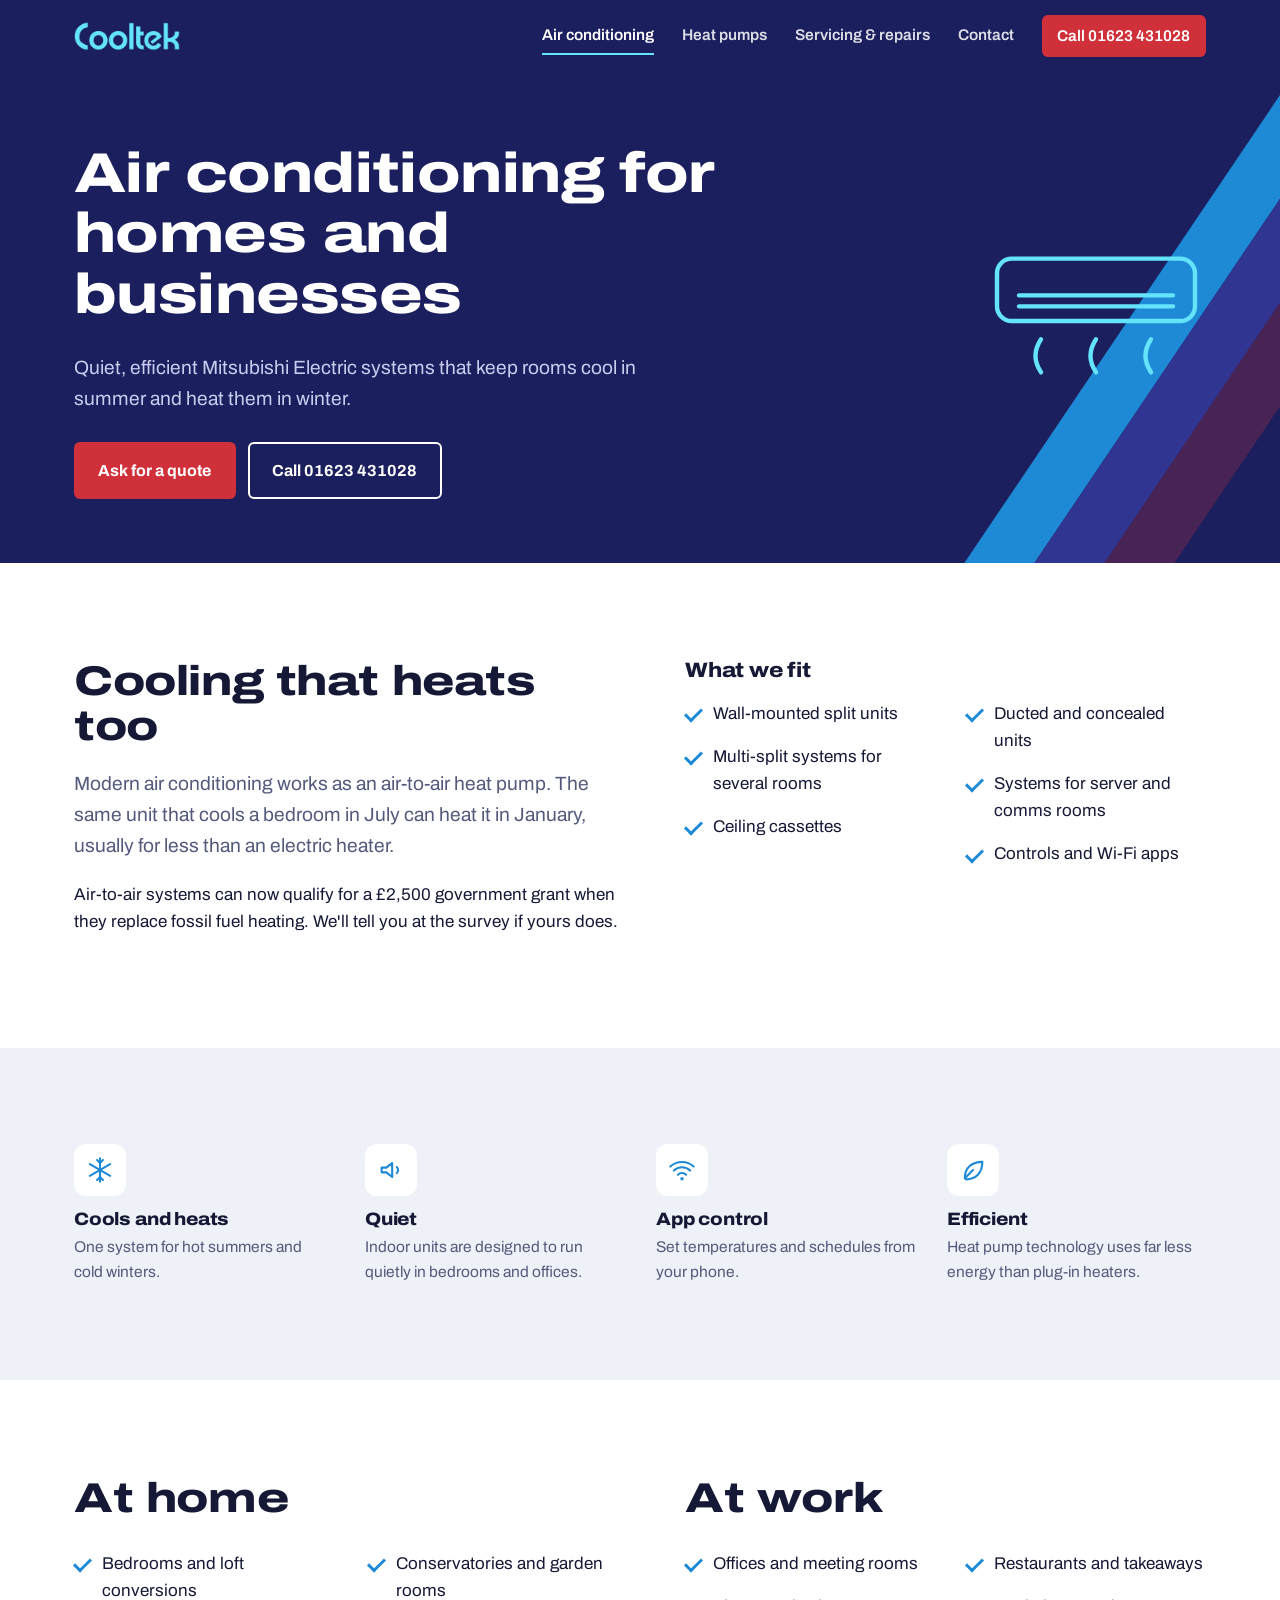
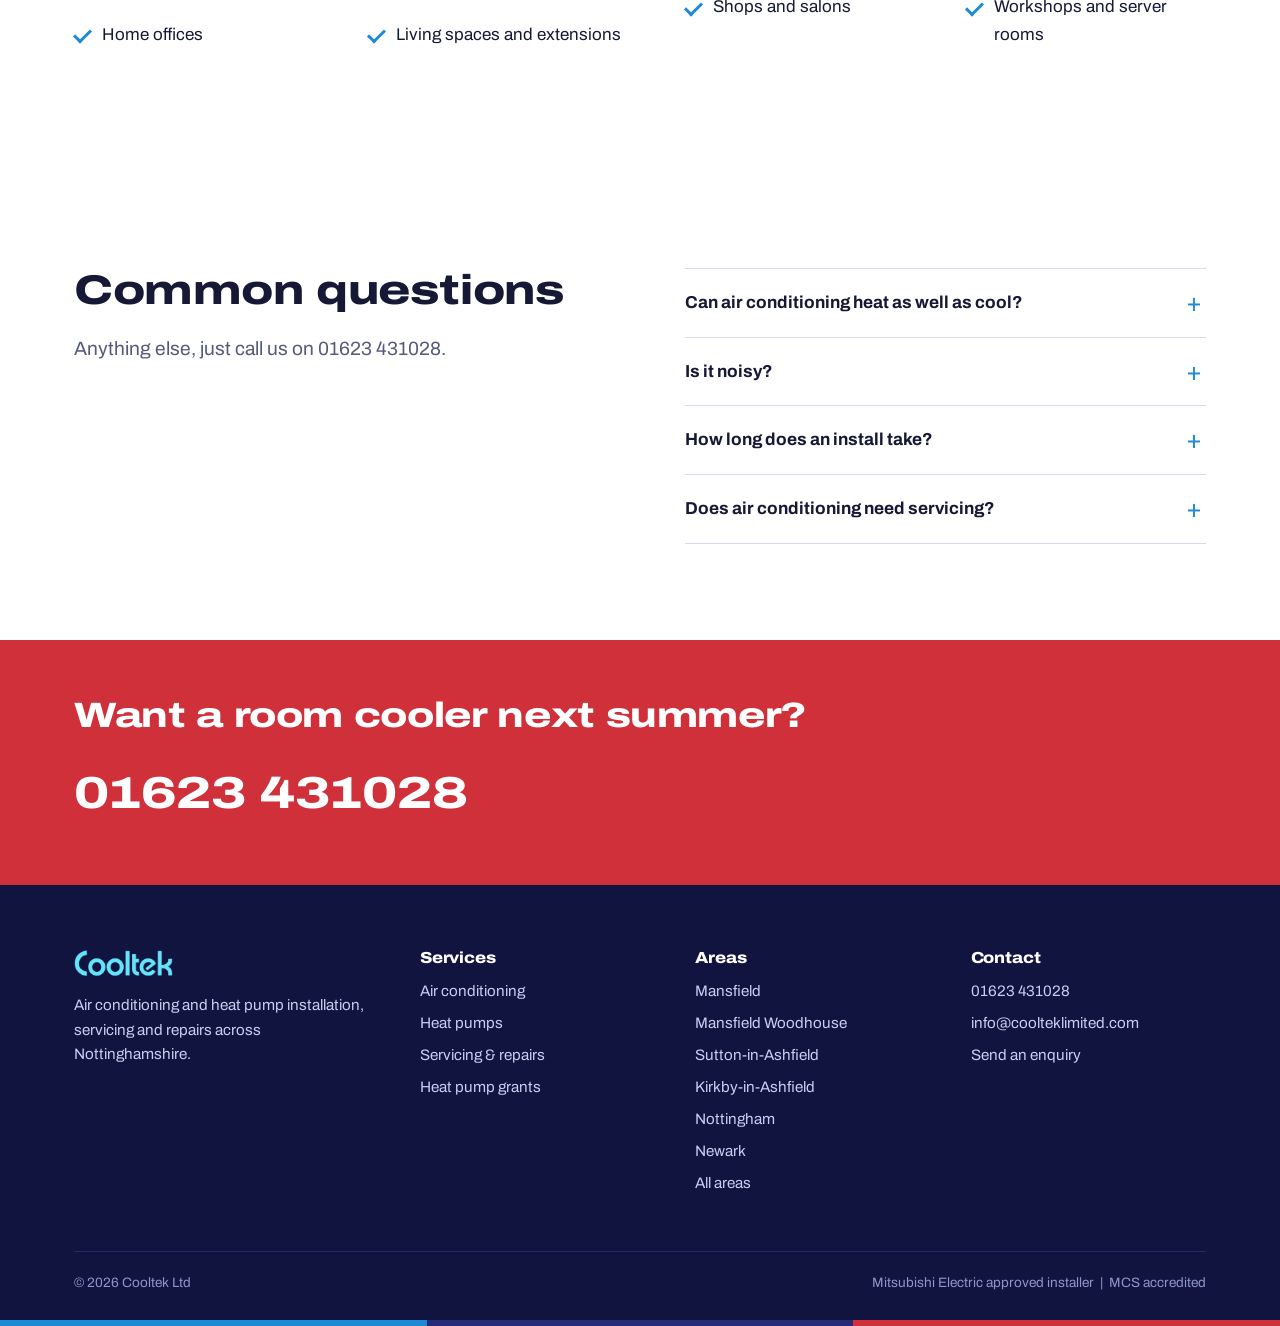
<file: air-conditioning.html>
<!DOCTYPE html>
<html lang="en-GB">
<head>
<meta charset="utf-8">
<meta name="viewport" content="width=device-width, initial-scale=1">
<title>Air conditioning installation in Nottinghamshire | Cooltek</title>
<meta name="description" content="Mitsubishi Electric air conditioning for homes, offices and shops across Nottinghamshire. Wall units, cassettes and multi-room systems that cool and heat.">
<meta property="og:title" content="Air conditioning installation in Nottinghamshire | Cooltek">
<meta property="og:description" content="Mitsubishi Electric air conditioning for homes, offices and shops across Nottinghamshire. Wall units, cassettes and multi-room systems that cool and heat.">
<meta name="theme-color" content="#1b1f5e">
<link rel="icon" href="assets/icon-192.png">
<link rel="preconnect" href="https://fonts.googleapis.com">
<link rel="preconnect" href="https://fonts.gstatic.com" crossorigin>
<link href="https://fonts.googleapis.com/css2?family=Archivo:wdth,wght@62..125,400..800&display=swap" rel="stylesheet">
<link rel="stylesheet" href="assets/site.css">
</head>
<body class="theme-cool">
<a class="skip" href="#main">Skip to content</a>
<header class="site-head">
  <div class="wrap">
    <a class="brand" href="index.html"><img src="assets/logo.png" alt="Cooltek home" width="150" height="30"></a>
    <button class="menu-btn" aria-expanded="false" aria-controls="nav" aria-label="Menu">☰</button>
    <nav class="nav" id="nav"><a href="air-conditioning.html" aria-current=page>Air conditioning</a><a href="heat-pumps.html">Heat pumps</a><a href="servicing.html">Servicing & repairs</a><a href="contact.html">Contact</a><a class="call" href="tel:+441623431028">Call 01623 431028</a></nav>
  </div>
</header>
<main id="main">
<section class="page-head"><div class="stripes" aria-hidden="true"><i></i><i></i><i></i></div><div class="wrap head-grid"><div><h1>Air conditioning for homes and businesses</h1><p class="lead">Quiet, efficient Mitsubishi Electric systems that keep rooms cool in summer and heat them in winter.</p><div class="actions"><a class="btn btn-red" href="contact.html?service=Air%20conditioning">Ask for a quote</a>
<a class="btn btn-line" href="tel:+441623431028">Call 01623 431028</a></div></div><div class="head-art"><svg viewBox="0 0 120 80" aria-hidden="true"><rect class="ill-line" x="6" y="8" width="108" height="34" rx="8"/>
<path class="ill-line" d="M18 34h84M18 28h84"/><path class="ill-line" d="M30 52c-4 6-4 12 0 18M60 52c-4 6-4 12 0 18M90 52c-4 6-4 12 0 18"/></svg></div></div></section>
<section class="section">
  <div class="wrap split">
    <div>
      <h2>Cooling that heats too</h2>
      <p class="lead">Modern air conditioning works as an air-to-air heat pump. The same unit that cools a bedroom in July can heat it in January, usually for less than an electric heater.</p>
      <p>Air-to-air systems can now qualify for a £2,500 government grant when they replace fossil fuel heating. We'll tell you at the survey if yours does.</p>
    </div>
    <div>
      <h3>What we fit</h3>
      <ul class="ticks"><li>Wall-mounted split units</li><li>Multi-split systems for several rooms</li><li>Ceiling cassettes</li><li>Ducted and concealed units</li><li>Systems for server and comms rooms</li><li>Controls and Wi-Fi apps</li></ul>
    </div>
  </div>
</section>
<section class="section mist">
  <div class="wrap">
    <ul class="tiles four"><li><span class="tile-ico"><svg class="ico" viewBox="0 0 24 24" aria-hidden="true"><path d="M12 2v20M3.3 7l17.4 10M3.3 17L20.7 7"/><path d="M9.5 3.5L12 6l2.5-2.5M9.5 20.5L12 18l2.5 2.5"/></svg></span><div><h3>Cools and heats</h3><p>One system for hot summers and cold winters.</p></div></li><li><span class="tile-ico"><svg class="ico" viewBox="0 0 24 24" aria-hidden="true"><path d="M4 10v4h4l5 4V6L8 10z"/><path d="M17 9.5a3.5 3.5 0 0 1 0 5"/></svg></span><div><h3>Quiet</h3><p>Indoor units are designed to run quietly in bedrooms and offices.</p></div></li><li><span class="tile-ico"><svg class="ico" viewBox="0 0 24 24" aria-hidden="true"><path d="M2 9a15 15 0 0 1 20 0M5 12.5a10 10 0 0 1 14 0M8.5 16a5 5 0 0 1 7 0"/><circle cx="12" cy="19.5" r=".6"/></svg></span><div><h3>App control</h3><p>Set temperatures and schedules from your phone.</p></div></li><li><span class="tile-ico"><svg class="ico" viewBox="0 0 24 24" aria-hidden="true"><path d="M5 19c0-9 6-14 15-14 0 9-5 15-14 15"/><path d="M5 19l7-7"/></svg></span><div><h3>Efficient</h3><p>Heat pump technology uses far less energy than plug-in heaters.</p></div></li></ul>
  </div>
</section>
<section class="section">
  <div class="wrap split">
    <div><h2>At home</h2><ul class="ticks"><li>Bedrooms and loft conversions</li><li>Home offices</li><li>Conservatories and garden rooms</li><li>Living spaces and extensions</li></ul></div>
    <div><h2>At work</h2><ul class="ticks"><li>Offices and meeting rooms</li><li>Shops and salons</li><li>Restaurants and takeaways</li><li>Workshops and server rooms</li></ul></div>
  </div>
</section>
<section class="section">
  <div class="wrap split">
    <div><h2>Common questions</h2><p class="lead">Anything else, just call us on 01623 431028.</p></div>
    <div class="faq"><details><summary>Can air conditioning heat as well as cool?</summary><p>Yes. Almost all the systems we fit are air-to-air heat pumps, so they heat as well as cool and switch between the two automatically.</p></details><details><summary>Is it noisy?</summary><p>Indoor units are designed to be very quiet, and outdoor units are positioned to keep noise away from you and your neighbours. We'll talk through the best spot at the survey.</p></details><details><summary>How long does an install take?</summary><p>A single wall unit is often fitted in a day. Multi-room systems and commercial jobs take longer, and we'll give you a timescale with your quote.</p></details><details><summary>Does air conditioning need servicing?</summary><p>Yes. A yearly service keeps it efficient, keeps the filters and coils clean, and catches small problems before they turn into breakdowns.</p></details></div>
  </div>
</section>
<section class="callband"><div class="wrap">
  <h2>Want a room cooler next summer?</h2>
  <a class="phone" href="tel:+441623431028">01623 431028</a>
</div></section></main>
<footer class="site-foot">
  <div class="foot-stripes" aria-hidden="true"><i></i><i></i><i></i></div>
  <div class="wrap">
    <div class="cols">
      <div>
        <a class="brand" href="index.html"><img src="assets/logo.png" alt="Cooltek" width="140" height="28"></a>
        <p>Air conditioning and heat pump installation, servicing and repairs across Nottinghamshire.</p>
      </div>
      <div><h3>Services</h3><ul>
        <li><a href="air-conditioning.html">Air conditioning</a></li>
        <li><a href="heat-pumps.html">Heat pumps</a></li>
        <li><a href="servicing.html">Servicing &amp; repairs</a></li>
        <li><a href="heat-pumps.html#grant">Heat pump grants</a></li></ul></div>
      <div><h3>Areas</h3><ul><li>Mansfield</li><li>Mansfield Woodhouse</li><li>Sutton-in-Ashfield</li><li>Kirkby-in-Ashfield</li><li>Nottingham</li><li>Newark</li><li><a href="contact.html#areas">All areas</a></li></ul></div>
      <div><h3>Contact</h3><ul>
        <li><a href="tel:+441623431028">01623 431028</a></li>
        <li><a href="mailto:info@coolteklimited.com">info@coolteklimited.com</a></li>
        <li><a href="contact.html">Send an enquiry</a></li></ul></div>
    </div>
    <div class="legal"><span>© <span data-year>2026</span> Cooltek Ltd</span><span>Mitsubishi Electric approved installer &nbsp;|&nbsp; MCS accredited</span></div>
  </div>
</footer>
<script src="assets/site.js"></script>
</body>
</html>
</file>
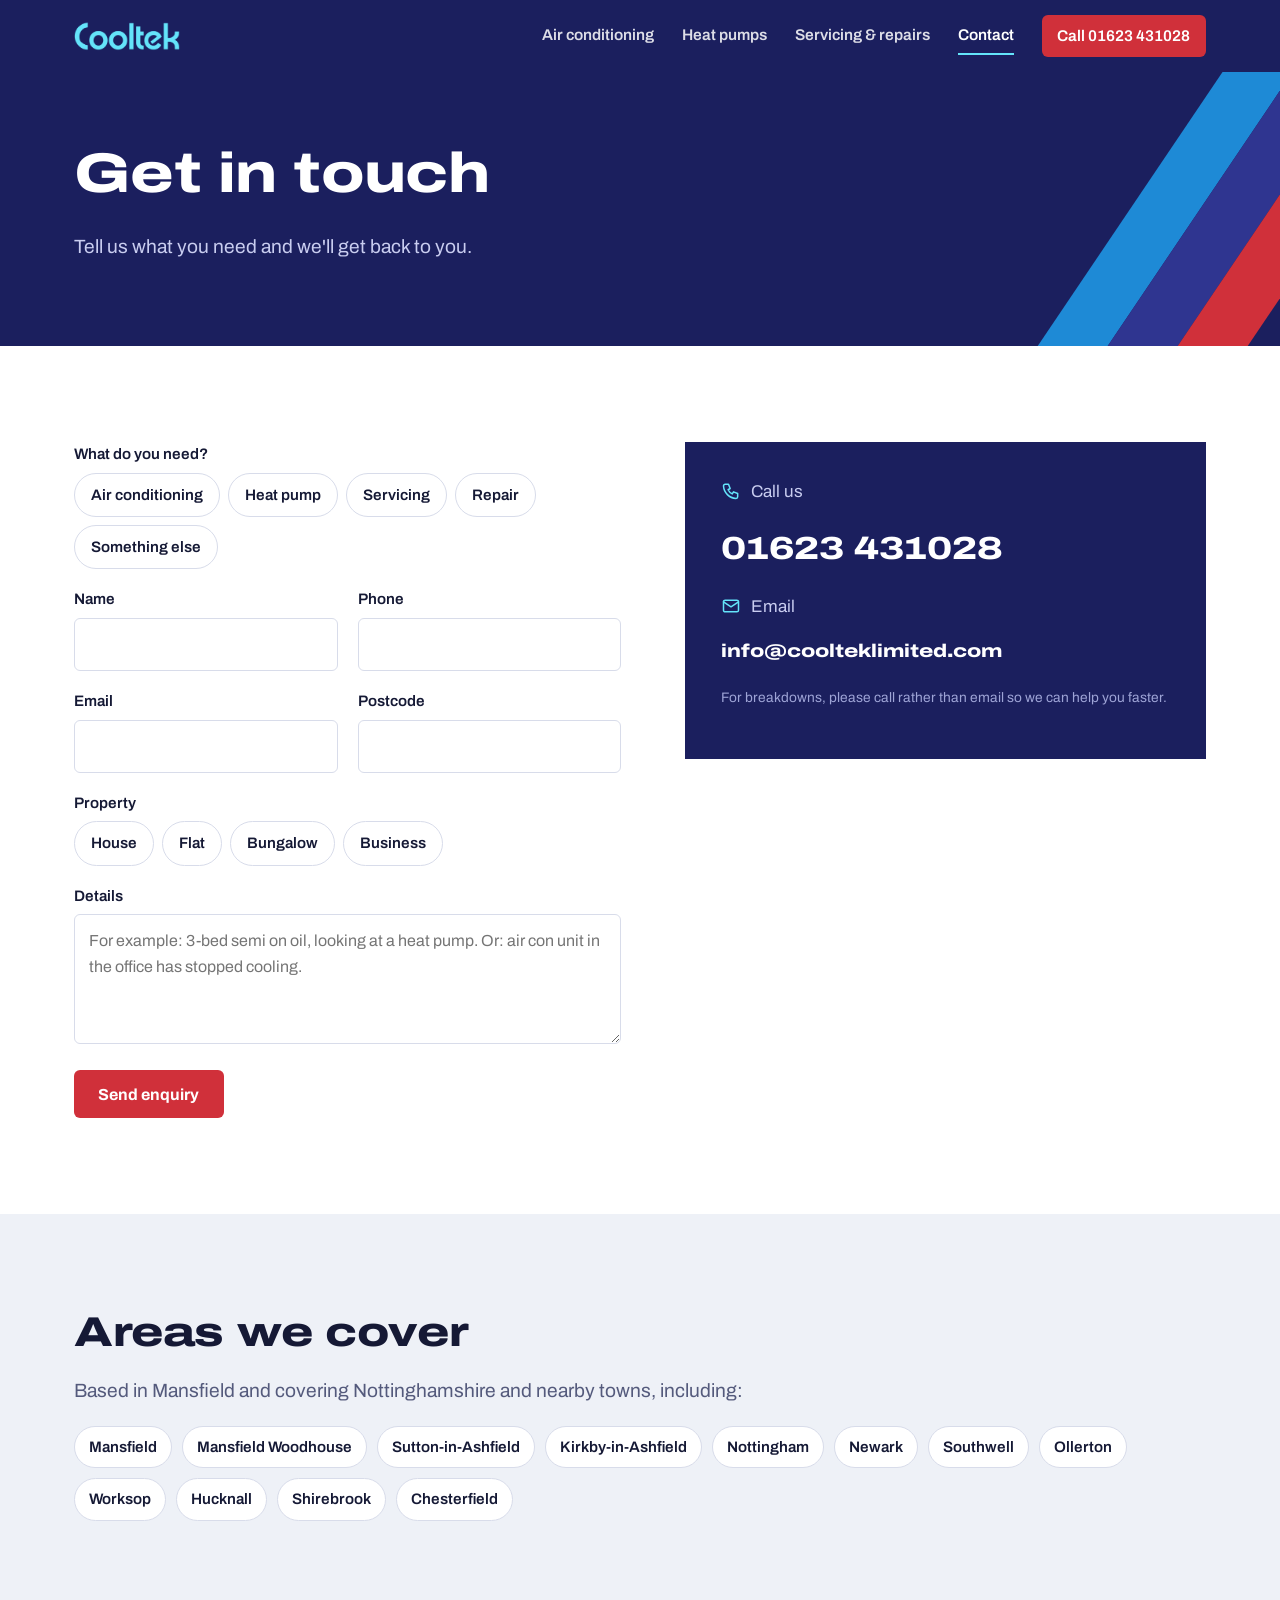
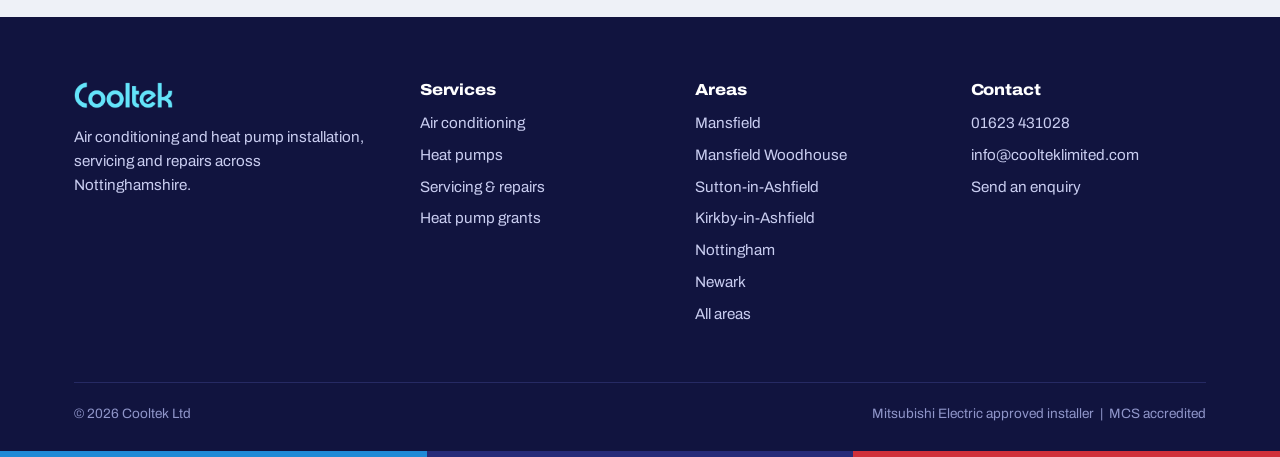
<file: contact.html>
<!DOCTYPE html>
<html lang="en-GB">
<head>
<meta charset="utf-8">
<meta name="viewport" content="width=device-width, initial-scale=1">
<title>Contact Cooltek | Quotes, servicing and repairs</title>
<meta name="description" content="Ask for a quote or book a service with Cooltek. Call 01623 431028 or send an enquiry online.">
<meta property="og:title" content="Contact Cooltek | Quotes, servicing and repairs">
<meta property="og:description" content="Ask for a quote or book a service with Cooltek. Call 01623 431028 or send an enquiry online.">
<meta name="theme-color" content="#1b1f5e">
<link rel="icon" href="assets/icon-192.png">
<link rel="preconnect" href="https://fonts.googleapis.com">
<link rel="preconnect" href="https://fonts.gstatic.com" crossorigin>
<link href="https://fonts.googleapis.com/css2?family=Archivo:wdth,wght@62..125,400..800&display=swap" rel="stylesheet">
<link rel="stylesheet" href="assets/site.css">
</head>
<body class="">
<a class="skip" href="#main">Skip to content</a>
<header class="site-head">
  <div class="wrap">
    <a class="brand" href="index.html"><img src="assets/logo.png" alt="Cooltek home" width="150" height="30"></a>
    <button class="menu-btn" aria-expanded="false" aria-controls="nav" aria-label="Menu">☰</button>
    <nav class="nav" id="nav"><a href="air-conditioning.html">Air conditioning</a><a href="heat-pumps.html">Heat pumps</a><a href="servicing.html">Servicing & repairs</a><a href="contact.html" aria-current=page>Contact</a><a class="call" href="tel:+441623431028">Call 01623 431028</a></nav>
  </div>
</header>
<main id="main">
<section class="page-head"><div class="stripes" aria-hidden="true"><i></i><i></i><i></i></div><div class="wrap head-grid"><div><h1>Get in touch</h1><p class="lead">Tell us what you need and we'll get back to you.</p></div></div></section>
<section class="section">
  <div class="wrap split">
    <form class="form" id="enquiry" novalidate>
      <div class="full"><label>What do you need?</label><div class="chips"><label><input type="radio" name="service" value="Air conditioning"><span>Air conditioning</span></label><label><input type="radio" name="service" value="Heat pump"><span>Heat pump</span></label><label><input type="radio" name="service" value="Servicing"><span>Servicing</span></label><label><input type="radio" name="service" value="Repair"><span>Repair</span></label><label><input type="radio" name="service" value="Something else"><span>Something else</span></label></div></div>
      <div><label for="name">Name</label><input id="name" name="name" autocomplete="name" required></div>
      <div><label for="phone">Phone</label><input id="phone" name="phone" type="tel" autocomplete="tel" inputmode="tel"></div>
      <div><label for="email">Email</label><input id="email" name="email" type="email" autocomplete="email"></div>
      <div><label for="postcode">Postcode</label><input id="postcode" name="postcode" autocomplete="postal-code"></div>
      <div class="full"><label>Property</label><div class="chips"><label><input type="radio" name="property" value="House"><span>House</span></label><label><input type="radio" name="property" value="Flat"><span>Flat</span></label><label><input type="radio" name="property" value="Bungalow"><span>Bungalow</span></label><label><input type="radio" name="property" value="Business"><span>Business</span></label></div></div>
      <div class="full"><label for="message">Details</label><textarea id="message" name="message" placeholder="For example: 3-bed semi on oil, looking at a heat pump. Or: air con unit in the office has stopped cooling."></textarea></div>
      <div class="form-msg" role="status" hidden></div>
      <div class="full"><button class="btn btn-red" type="submit">Send enquiry</button></div>
    </form>
    <aside class="contact-side">
      <p><svg class="ico" viewBox="0 0 24 24" aria-hidden="true"><path d="M5 4h4l2 5-2.5 1.5a11 11 0 0 0 5 5L15 13l5 2v4a2 2 0 0 1-2 2A16 16 0 0 1 3 6a2 2 0 0 1 2-2z"/></svg> Call us</p>
      <a class="big" href="tel:+441623431028">01623 431028</a>
      <p><svg class="ico" viewBox="0 0 24 24" aria-hidden="true"><rect x="3" y="5" width="18" height="14" rx="2"/><path d="M3 7l9 6 9-6"/></svg> Email</p>
      <a class="big" style="font-size:1.15rem" href="mailto:info@coolteklimited.com">info@coolteklimited.com</a>
      
      <p class="small" style="color:#9ea4d6;margin-top:1.5em">For breakdowns, please call rather than email so we can help you faster.</p>
    </aside>
  </div>
</section>
<section class="section mist" id="areas">
  <div class="wrap"><h2>Areas we cover</h2><p class="lead">Based in Mansfield and covering Nottinghamshire and nearby towns, including:</p>
  <ul class="areas"><li>Mansfield</li><li>Mansfield Woodhouse</li><li>Sutton-in-Ashfield</li><li>Kirkby-in-Ashfield</li><li>Nottingham</li><li>Newark</li><li>Southwell</li><li>Ollerton</li><li>Worksop</li><li>Hucknall</li><li>Shirebrook</li><li>Chesterfield</li></ul></div>
</section>
</main>
<footer class="site-foot">
  <div class="foot-stripes" aria-hidden="true"><i></i><i></i><i></i></div>
  <div class="wrap">
    <div class="cols">
      <div>
        <a class="brand" href="index.html"><img src="assets/logo.png" alt="Cooltek" width="140" height="28"></a>
        <p>Air conditioning and heat pump installation, servicing and repairs across Nottinghamshire.</p>
      </div>
      <div><h3>Services</h3><ul>
        <li><a href="air-conditioning.html">Air conditioning</a></li>
        <li><a href="heat-pumps.html">Heat pumps</a></li>
        <li><a href="servicing.html">Servicing &amp; repairs</a></li>
        <li><a href="heat-pumps.html#grant">Heat pump grants</a></li></ul></div>
      <div><h3>Areas</h3><ul><li>Mansfield</li><li>Mansfield Woodhouse</li><li>Sutton-in-Ashfield</li><li>Kirkby-in-Ashfield</li><li>Nottingham</li><li>Newark</li><li><a href="contact.html#areas">All areas</a></li></ul></div>
      <div><h3>Contact</h3><ul>
        <li><a href="tel:+441623431028">01623 431028</a></li>
        <li><a href="mailto:info@coolteklimited.com">info@coolteklimited.com</a></li>
        <li><a href="contact.html">Send an enquiry</a></li></ul></div>
    </div>
    <div class="legal"><span>© <span data-year>2026</span> Cooltek Ltd</span><span>Mitsubishi Electric approved installer &nbsp;|&nbsp; MCS accredited</span></div>
  </div>
</footer>
<script src="assets/site.js"></script>
</body>
</html>
</file>
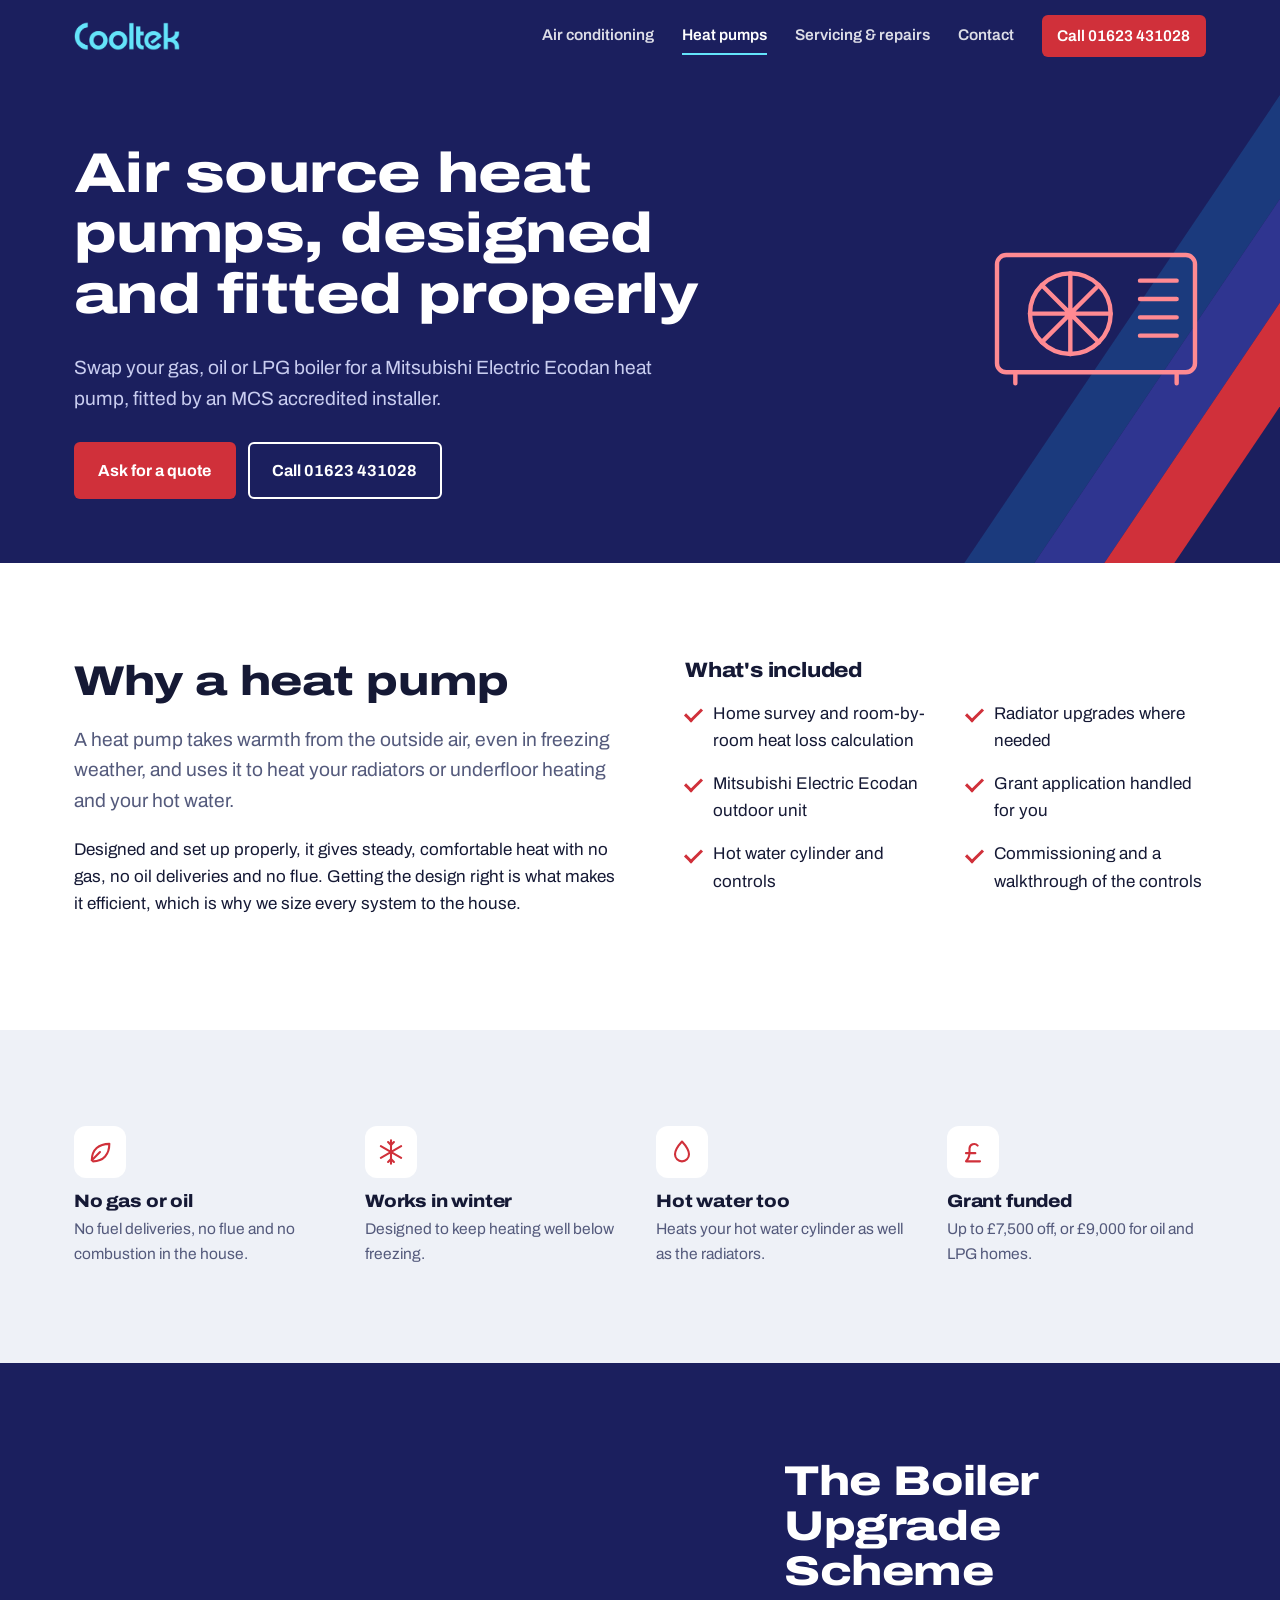
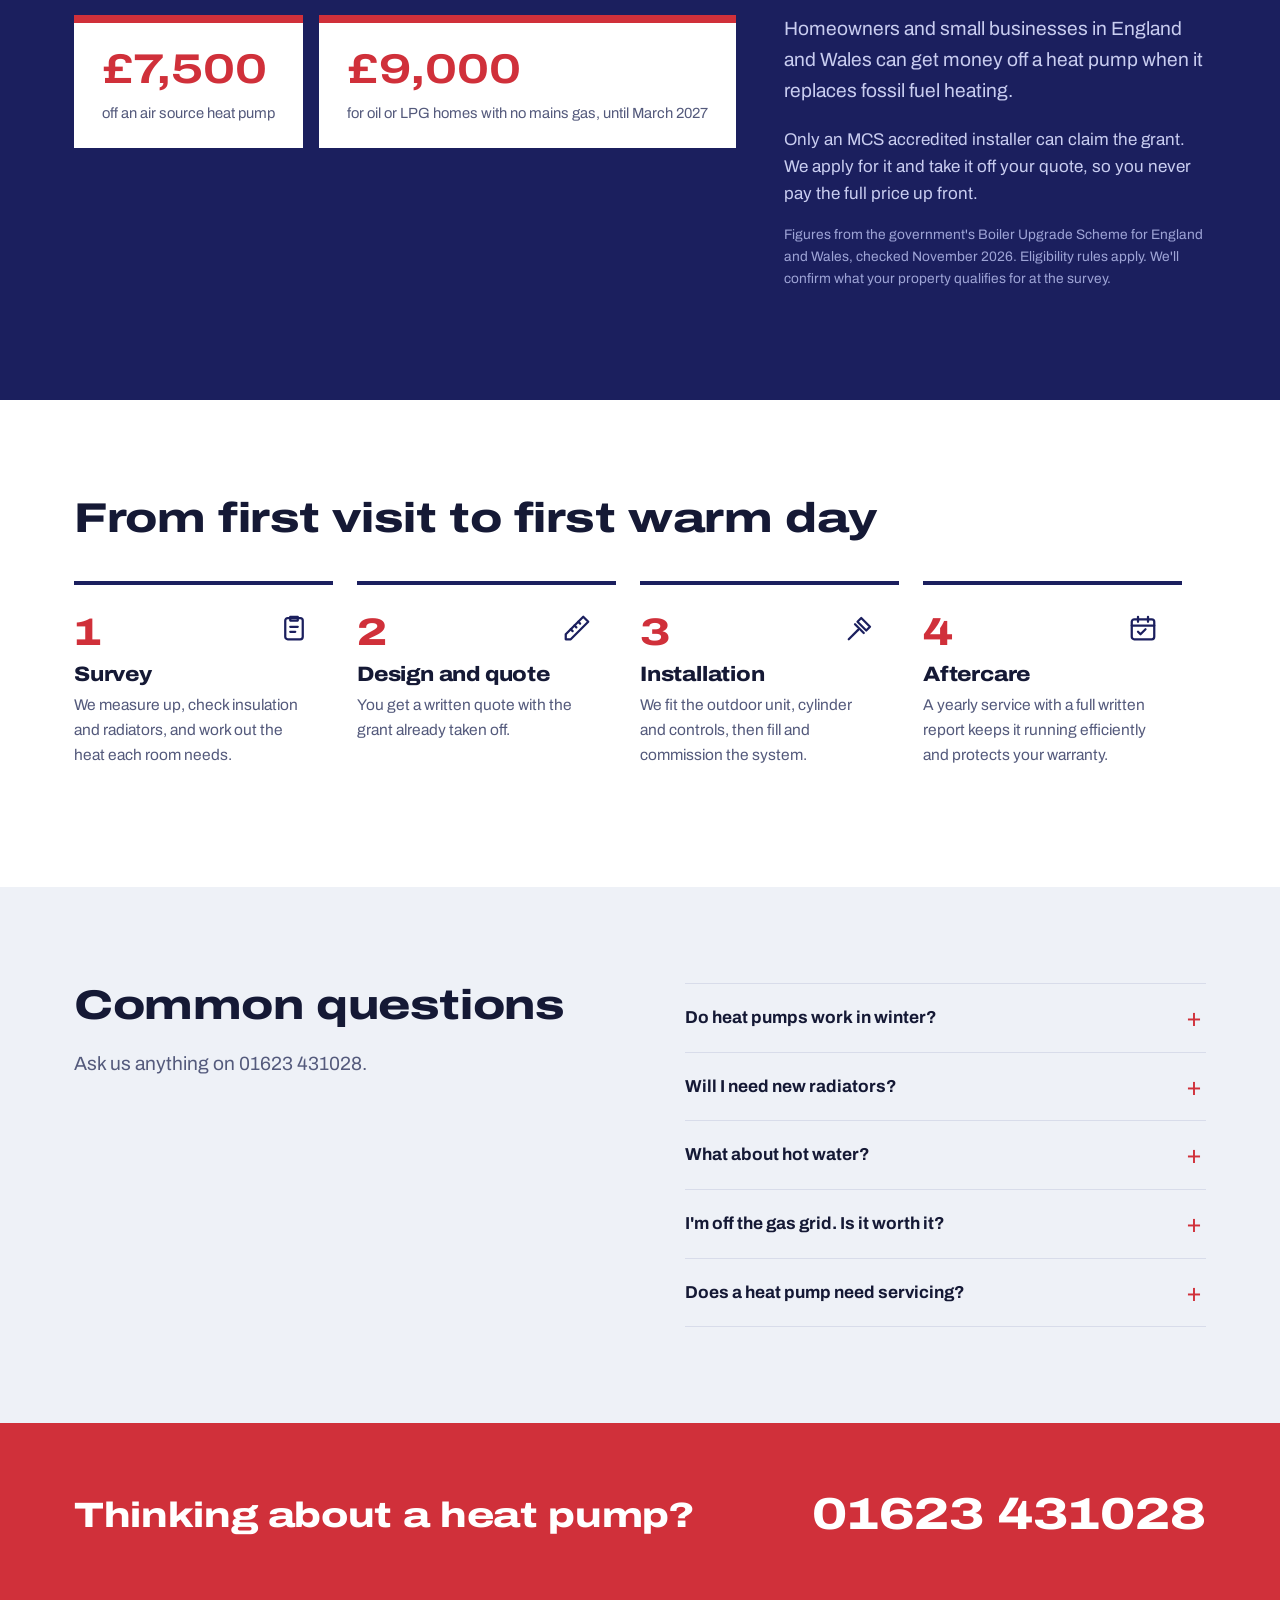
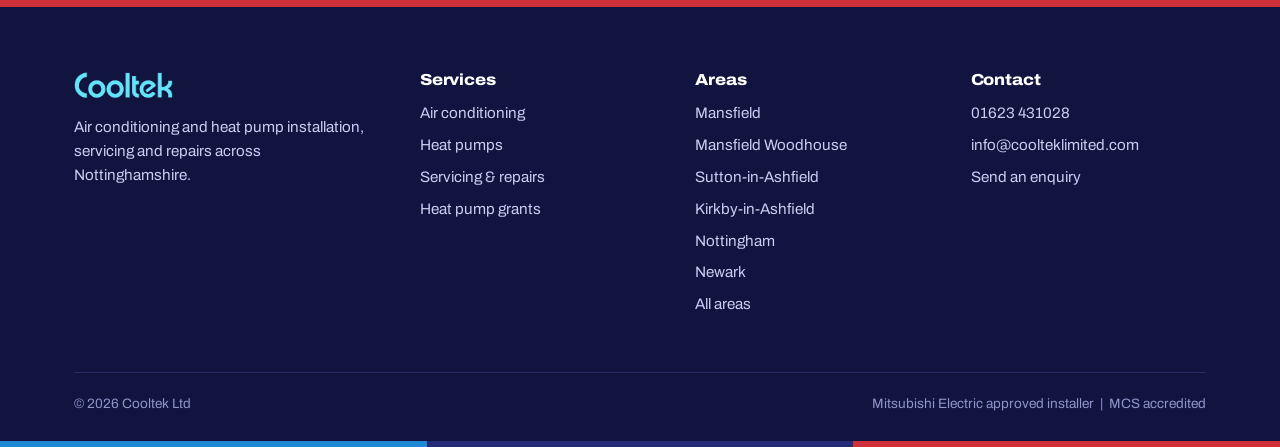
<file: heat-pumps.html>
<!DOCTYPE html>
<html lang="en-GB">
<head>
<meta charset="utf-8">
<meta name="viewport" content="width=device-width, initial-scale=1">
<title>Air source heat pump installer in Nottinghamshire | Cooltek</title>
<meta name="description" content="MCS accredited Mitsubishi Electric Ecodan heat pump installer in Nottinghamshire. Up to £7,500 off with the Boiler Upgrade Scheme, £9,000 for off-gas homes.">
<meta property="og:title" content="Air source heat pump installer in Nottinghamshire | Cooltek">
<meta property="og:description" content="MCS accredited Mitsubishi Electric Ecodan heat pump installer in Nottinghamshire. Up to £7,500 off with the Boiler Upgrade Scheme, £9,000 for off-gas homes.">
<meta name="theme-color" content="#1b1f5e">
<link rel="icon" href="assets/icon-192.png">
<link rel="preconnect" href="https://fonts.googleapis.com">
<link rel="preconnect" href="https://fonts.gstatic.com" crossorigin>
<link href="https://fonts.googleapis.com/css2?family=Archivo:wdth,wght@62..125,400..800&display=swap" rel="stylesheet">
<link rel="stylesheet" href="assets/site.css">
</head>
<body class="theme-warm">
<a class="skip" href="#main">Skip to content</a>
<header class="site-head">
  <div class="wrap">
    <a class="brand" href="index.html"><img src="assets/logo.png" alt="Cooltek home" width="150" height="30"></a>
    <button class="menu-btn" aria-expanded="false" aria-controls="nav" aria-label="Menu">☰</button>
    <nav class="nav" id="nav"><a href="air-conditioning.html">Air conditioning</a><a href="heat-pumps.html" aria-current=page>Heat pumps</a><a href="servicing.html">Servicing & repairs</a><a href="contact.html">Contact</a><a class="call" href="tel:+441623431028">Call 01623 431028</a></nav>
  </div>
</header>
<main id="main">
<section class="page-head"><div class="stripes" aria-hidden="true"><i></i><i></i><i></i></div><div class="wrap head-grid"><div><h1>Air source heat pumps, designed and fitted properly</h1><p class="lead">Swap your gas, oil or LPG boiler for a Mitsubishi Electric Ecodan heat pump, fitted by an MCS accredited installer.</p><div class="actions"><a class="btn btn-red" href="contact.html?service=Heat%20pump">Ask for a quote</a>
<a class="btn btn-line" href="tel:+441623431028">Call 01623 431028</a></div></div><div class="head-art"><svg viewBox="0 0 120 80" aria-hidden="true"><rect class="ill-line" x="6" y="6" width="108" height="64" rx="5"/>
<circle class="ill-line" cx="46" cy="38" r="22"/><path class="ill-line" d="M46 16v44M24 38h44M30.5 22.5l31 31M61.5 22.5l-31 31"/>
<path class="ill-line" d="M84 20h20M84 30h20M84 40h20M84 50h20"/><path class="ill-line" d="M16 70v6M104 70v6"/></svg></div></div></section>
<section class="section">
  <div class="wrap split">
    <div>
      <h2>Why a heat pump</h2>
      <p class="lead">A heat pump takes warmth from the outside air, even in freezing weather, and uses it to heat your radiators or underfloor heating and your hot water.</p>
      <p>Designed and set up properly, it gives steady, comfortable heat with no gas, no oil deliveries and no flue. Getting the design right is what makes it efficient, which is why we size every system to the house.</p>
    </div>
    <div>
      <h3>What's included</h3>
      <ul class="ticks"><li>Home survey and room-by-room heat loss calculation</li><li>Mitsubishi Electric Ecodan outdoor unit</li><li>Hot water cylinder and controls</li><li>Radiator upgrades where needed</li><li>Grant application handled for you</li><li>Commissioning and a walkthrough of the controls</li></ul>
    </div>
  </div>
</section>
<section class="section mist">
  <div class="wrap">
    <ul class="tiles four"><li><span class="tile-ico"><svg class="ico" viewBox="0 0 24 24" aria-hidden="true"><path d="M5 19c0-9 6-14 15-14 0 9-5 15-14 15"/><path d="M5 19l7-7"/></svg></span><div><h3>No gas or oil</h3><p>No fuel deliveries, no flue and no combustion in the house.</p></div></li><li><span class="tile-ico"><svg class="ico" viewBox="0 0 24 24" aria-hidden="true"><path d="M12 2v20M3.3 7l17.4 10M3.3 17L20.7 7"/><path d="M9.5 3.5L12 6l2.5-2.5M9.5 20.5L12 18l2.5 2.5"/></svg></span><div><h3>Works in winter</h3><p>Designed to keep heating well below freezing.</p></div></li><li><span class="tile-ico"><svg class="ico" viewBox="0 0 24 24" aria-hidden="true"><path d="M12 3s6 6.5 6 11a6 6 0 0 1-12 0c0-4.5 6-11 6-11z"/></svg></span><div><h3>Hot water too</h3><p>Heats your hot water cylinder as well as the radiators.</p></div></li><li><span class="tile-ico"><svg class="ico" viewBox="0 0 24 24" aria-hidden="true"><path d="M16 6.5A4 4 0 0 0 9 9v3.5c0 3-1 5.5-3 7.5h12M6 13h8"/></svg></span><div><h3>Grant funded</h3><p>Up to £7,500 off, or £9,000 for oil and LPG homes.</p></div></li></ul>
  </div>
</section>
<section class="section navy" id="grant">
  <div class="wrap grant">
    <div class="grant-figs">
      <div class="fig theme-warm"><strong>£7,500</strong><span>off an air source heat pump</span></div>
      <div class="fig theme-warm"><strong>£9,000</strong><span>for oil or LPG homes with no mains gas, until March 2027</span></div>
    </div>
    <div>
      <h2>The Boiler Upgrade Scheme</h2>
      <p class="lead">Homeowners and small businesses in England and Wales can get money off a heat pump when it replaces fossil fuel heating.</p>
      <p>Only an MCS accredited installer can claim the grant. We apply for it and take it off your quote, so you never pay the full price up front.</p>
      <p class="small">Figures from the government's Boiler Upgrade Scheme for England and Wales, checked November 2026. Eligibility rules apply. We'll confirm what your property qualifies for at the survey.</p>
    </div>
  </div>
</section>
<section class="section">
  <div class="wrap">
    <h2>From first visit to first warm day</h2>
    <ol class="steps">
      <li><svg class="ico step-ico" viewBox="0 0 24 24" aria-hidden="true"><rect x="5" y="4" width="14" height="17" rx="2"/><path d="M9 3h6v3H9zM9 11h6M9 15h4"/></svg><h3>Survey</h3><p>We measure up, check insulation and radiators, and work out the heat each room needs.</p></li>
      <li><svg class="ico step-ico" viewBox="0 0 24 24" aria-hidden="true"><path d="M3 17L17 3l4 4L7 21H3z"/><path d="M13 7l1.5 1.5M10 10l1.5 1.5M7 13l1.5 1.5"/></svg><h3>Design and quote</h3><p>You get a written quote with the grant already taken off.</p></li>
      <li><svg class="ico step-ico" viewBox="0 0 24 24" aria-hidden="true"><path d="M3 21l7.5-7.5"/><path d="M13 4l7 7-3 3-7-7z"/><path d="M8 9l7 7"/></svg><h3>Installation</h3><p>We fit the outdoor unit, cylinder and controls, then fill and commission the system.</p></li>
      <li><svg class="ico step-ico" viewBox="0 0 24 24" aria-hidden="true"><rect x="3" y="5" width="18" height="16" rx="2"/><path d="M3 10h18M8 3v4M16 3v4M8 15l2 2 4-4"/></svg><h3>Aftercare</h3><p>A yearly service with a full written report keeps it running efficiently and protects your warranty.</p></li>
    </ol>
  </div>
</section>
<section class="section mist">
  <div class="wrap split">
    <div><h2>Common questions</h2><p class="lead">Ask us anything on 01623 431028.</p></div>
    <div class="faq"><details><summary>Do heat pumps work in winter?</summary><p>Yes. Air source heat pumps are designed to keep working well below freezing. The key is a system sized for your home's heat loss, which is what our survey works out.</p></details><details><summary>Will I need new radiators?</summary><p>Sometimes. Heat pumps run at lower water temperatures than boilers, so some rooms may need a larger radiator. The heat loss survey shows exactly which ones, if any.</p></details><details><summary>What about hot water?</summary><p>The heat pump heats a hot water cylinder. If you have a combi boiler now, we'll find a good spot for the cylinder as part of the design.</p></details><details><summary>I'm off the gas grid. Is it worth it?</summary><p>Often, yes. Homes on oil or LPG with no mains gas can get £9,000 off until March 2027, and you'll no longer need fuel deliveries.</p></details><details><summary>Does a heat pump need servicing?</summary><p>Yes. An annual service checks the electrics, water quality, antifreeze, pressures and settings, and keeps your manufacturer's warranty valid.</p></details></div>
  </div>
</section>
<section class="callband"><div class="wrap">
  <h2>Thinking about a heat pump?</h2>
  <a class="phone" href="tel:+441623431028">01623 431028</a>
</div></section></main>
<footer class="site-foot">
  <div class="foot-stripes" aria-hidden="true"><i></i><i></i><i></i></div>
  <div class="wrap">
    <div class="cols">
      <div>
        <a class="brand" href="index.html"><img src="assets/logo.png" alt="Cooltek" width="140" height="28"></a>
        <p>Air conditioning and heat pump installation, servicing and repairs across Nottinghamshire.</p>
      </div>
      <div><h3>Services</h3><ul>
        <li><a href="air-conditioning.html">Air conditioning</a></li>
        <li><a href="heat-pumps.html">Heat pumps</a></li>
        <li><a href="servicing.html">Servicing &amp; repairs</a></li>
        <li><a href="heat-pumps.html#grant">Heat pump grants</a></li></ul></div>
      <div><h3>Areas</h3><ul><li>Mansfield</li><li>Mansfield Woodhouse</li><li>Sutton-in-Ashfield</li><li>Kirkby-in-Ashfield</li><li>Nottingham</li><li>Newark</li><li><a href="contact.html#areas">All areas</a></li></ul></div>
      <div><h3>Contact</h3><ul>
        <li><a href="tel:+441623431028">01623 431028</a></li>
        <li><a href="mailto:info@coolteklimited.com">info@coolteklimited.com</a></li>
        <li><a href="contact.html">Send an enquiry</a></li></ul></div>
    </div>
    <div class="legal"><span>© <span data-year>2026</span> Cooltek Ltd</span><span>Mitsubishi Electric approved installer &nbsp;|&nbsp; MCS accredited</span></div>
  </div>
</footer>
<script src="assets/site.js"></script>
</body>
</html>
</file>
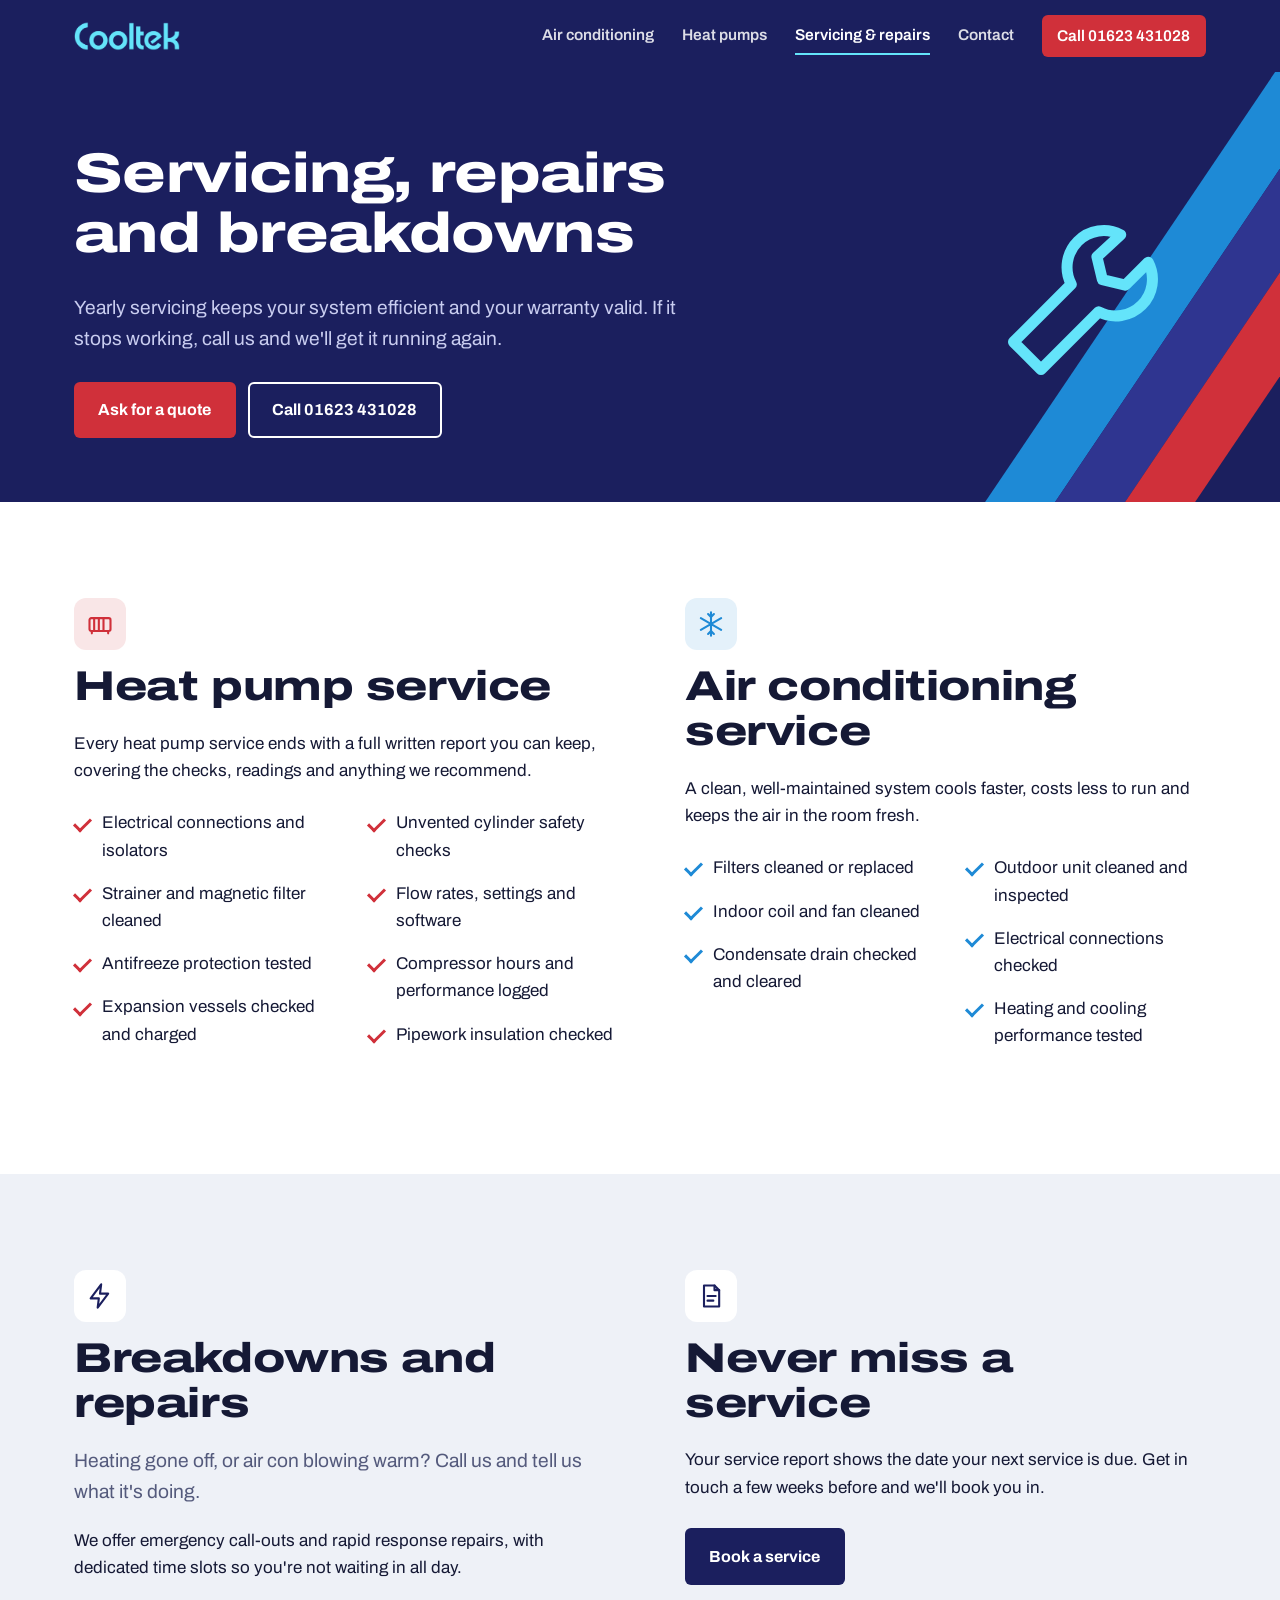
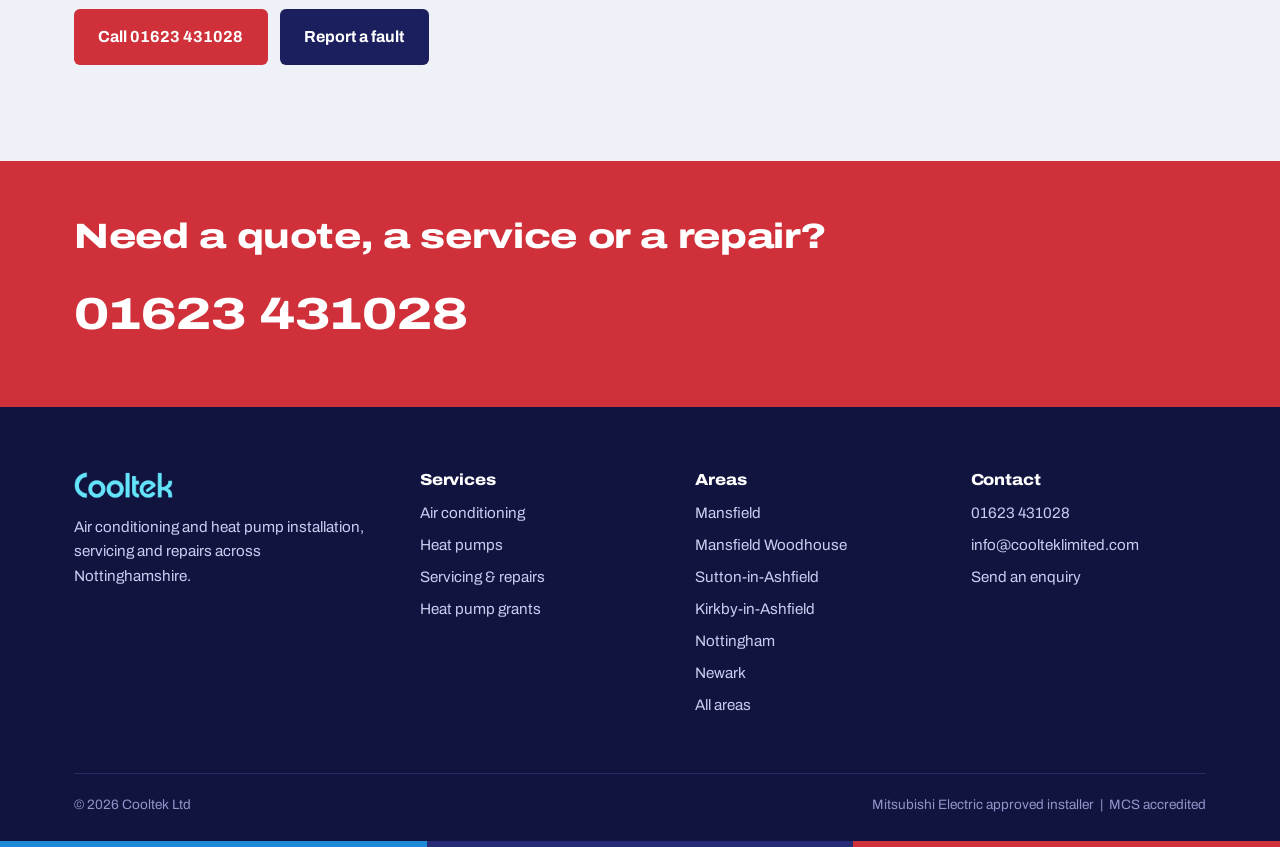
<file: servicing.html>
<!DOCTYPE html>
<html lang="en-GB">
<head>
<meta charset="utf-8">
<meta name="viewport" content="width=device-width, initial-scale=1">
<title>Heat pump & air conditioning servicing and repairs | Cooltek</title>
<meta name="description" content="Annual servicing, repairs, cleaning and emergency call-outs for heat pumps and air conditioning across Nottinghamshire.">
<meta property="og:title" content="Heat pump & air conditioning servicing and repairs | Cooltek">
<meta property="og:description" content="Annual servicing, repairs, cleaning and emergency call-outs for heat pumps and air conditioning across Nottinghamshire.">
<meta name="theme-color" content="#1b1f5e">
<link rel="icon" href="assets/icon-192.png">
<link rel="preconnect" href="https://fonts.googleapis.com">
<link rel="preconnect" href="https://fonts.gstatic.com" crossorigin>
<link href="https://fonts.googleapis.com/css2?family=Archivo:wdth,wght@62..125,400..800&display=swap" rel="stylesheet">
<link rel="stylesheet" href="assets/site.css">
</head>
<body class="">
<a class="skip" href="#main">Skip to content</a>
<header class="site-head">
  <div class="wrap">
    <a class="brand" href="index.html"><img src="assets/logo.png" alt="Cooltek home" width="150" height="30"></a>
    <button class="menu-btn" aria-expanded="false" aria-controls="nav" aria-label="Menu">☰</button>
    <nav class="nav" id="nav"><a href="air-conditioning.html">Air conditioning</a><a href="heat-pumps.html">Heat pumps</a><a href="servicing.html" aria-current=page>Servicing & repairs</a><a href="contact.html">Contact</a><a class="call" href="tel:+441623431028">Call 01623 431028</a></nav>
  </div>
</header>
<main id="main">
<section class="page-head"><div class="stripes" aria-hidden="true"><i></i><i></i><i></i></div><div class="wrap head-grid"><div><h1>Servicing, repairs and breakdowns</h1><p class="lead">Yearly servicing keeps your system efficient and your warranty valid. If it stops working, call us and we'll get it running again.</p><div class="actions"><a class="btn btn-red" href="contact.html?service=Servicing">Ask for a quote</a>
<a class="btn btn-line" href="tel:+441623431028">Call 01623 431028</a></div></div><div class="head-art"><svg class="head-ico" viewBox="0 0 24 24" aria-hidden="true"><path d="M14.7 6.3a4 4 0 0 0-5.4 5.4L3 18l3 3 6.3-6.3a4 4 0 0 0 5.4-5.4l-2.5 2.5-2.5-.6-.6-2.5z"/></svg></div></div></section>
<section class="section">
  <div class="wrap split">
    <div class="theme-warm">
      <span class="tile-ico"><svg class="ico" viewBox="0 0 24 24" aria-hidden="true"><rect x="3" y="7" width="18" height="11" rx="1.5"/><path d="M7 7v11M11 7v11M15 7v11M5 18v2M19 18v2"/></svg></span>
      <h2>Heat pump service</h2>
      <p>Every heat pump service ends with a full written report you can keep, covering the checks, readings and anything we recommend.</p>
      <ul class="ticks"><li>Electrical connections and isolators</li><li>Strainer and magnetic filter cleaned</li><li>Antifreeze protection tested</li><li>Expansion vessels checked and charged</li><li>Unvented cylinder safety checks</li><li>Flow rates, settings and software</li><li>Compressor hours and performance logged</li><li>Pipework insulation checked</li></ul>
    </div>
    <div class="theme-cool">
      <span class="tile-ico"><svg class="ico" viewBox="0 0 24 24" aria-hidden="true"><path d="M12 2v20M3.3 7l17.4 10M3.3 17L20.7 7"/><path d="M9.5 3.5L12 6l2.5-2.5M9.5 20.5L12 18l2.5 2.5"/></svg></span>
      <h2>Air conditioning service</h2>
      <p>A clean, well-maintained system cools faster, costs less to run and keeps the air in the room fresh.</p>
      <ul class="ticks"><li>Filters cleaned or replaced</li><li>Indoor coil and fan cleaned</li><li>Condensate drain checked and cleared</li><li>Outdoor unit cleaned and inspected</li><li>Electrical connections checked</li><li>Heating and cooling performance tested</li></ul>
    </div>
  </div>
</section>
<section class="section mist">
  <div class="wrap split">
    <div>
      <span class="tile-ico"><svg class="ico" viewBox="0 0 24 24" aria-hidden="true"><path d="M13 2L4 14h7l-1 8 9-12h-7z"/></svg></span>
      <h2>Breakdowns and repairs</h2>
      <p class="lead">Heating gone off, or air con blowing warm? Call us and tell us what it's doing.</p>
      <p>We offer emergency call-outs and rapid response repairs, with dedicated time slots so you're not waiting in all day.</p>
      <div class="actions"><a class="btn btn-red" href="tel:+441623431028">Call 01623 431028</a><a class="btn btn-navy" href="contact.html?service=Repair">Report a fault</a></div>
    </div>
    <div>
      <span class="tile-ico"><svg class="ico" viewBox="0 0 24 24" aria-hidden="true"><path d="M6 3h9l4 4v14H6z"/><path d="M15 3v4h4M9 12h7M9 16h5"/></svg></span>
      <h2>Never miss a service</h2>
      <p>Your service report shows the date your next service is due. Get in touch a few weeks before and we'll book you in.</p>
      <div class="actions"><a class="btn btn-navy" href="contact.html?service=Servicing">Book a service</a></div>
    </div>
  </div>
</section>
<section class="callband"><div class="wrap">
  <h2>Need a quote, a service or a repair?</h2>
  <a class="phone" href="tel:+441623431028">01623 431028</a>
</div></section></main>
<footer class="site-foot">
  <div class="foot-stripes" aria-hidden="true"><i></i><i></i><i></i></div>
  <div class="wrap">
    <div class="cols">
      <div>
        <a class="brand" href="index.html"><img src="assets/logo.png" alt="Cooltek" width="140" height="28"></a>
        <p>Air conditioning and heat pump installation, servicing and repairs across Nottinghamshire.</p>
      </div>
      <div><h3>Services</h3><ul>
        <li><a href="air-conditioning.html">Air conditioning</a></li>
        <li><a href="heat-pumps.html">Heat pumps</a></li>
        <li><a href="servicing.html">Servicing &amp; repairs</a></li>
        <li><a href="heat-pumps.html#grant">Heat pump grants</a></li></ul></div>
      <div><h3>Areas</h3><ul><li>Mansfield</li><li>Mansfield Woodhouse</li><li>Sutton-in-Ashfield</li><li>Kirkby-in-Ashfield</li><li>Nottingham</li><li>Newark</li><li><a href="contact.html#areas">All areas</a></li></ul></div>
      <div><h3>Contact</h3><ul>
        <li><a href="tel:+441623431028">01623 431028</a></li>
        <li><a href="mailto:info@coolteklimited.com">info@coolteklimited.com</a></li>
        <li><a href="contact.html">Send an enquiry</a></li></ul></div>
    </div>
    <div class="legal"><span>© <span data-year>2026</span> Cooltek Ltd</span><span>Mitsubishi Electric approved installer &nbsp;|&nbsp; MCS accredited</span></div>
  </div>
</footer>
<script src="assets/site.js"></script>
</body>
</html>
</file>
<file: assets/site.css>
/* Cooltek website
   Navy = Cooltek. Blue stripe = cooling (air conditioning). Red stripe = heating (heat pumps). */
:root{
  --navy:#1b1f5e;
  --navy-2:#262b78;
  --blue:#1e8ad6;
  --red:#d0303a;
  --cyan:#64e4fa;
  --ink:#151935;
  --muted:#545a7c;
  --mist:#eef1f7;
  --line:#d8dcea;
  --accent:var(--navy);
  --wide:"Archivo",system-ui,-apple-system,"Segoe UI",Roboto,Arial,sans-serif;
  --max:1180px;
}
.theme-cool{--accent:var(--blue)}
.theme-warm{--accent:var(--red)}

*{box-sizing:border-box}
html{scroll-behavior:smooth}
body{margin:0;font-family:var(--wide);font-size:17px;line-height:1.6;color:var(--ink);background:#fff;font-variation-settings:"wdth" 100}
img{max-width:100%;display:block}
a{color:inherit}
:focus-visible{outline:3px solid var(--cyan);outline-offset:3px;border-radius:3px}
.skip{position:absolute;left:-999px;top:8px;background:#fff;padding:8px 12px;z-index:100}
.skip:focus{left:8px}
.wrap{max-width:var(--max);margin:0 auto;padding:0 24px}

/* type scale (1.25) */
h1,h2,h3{line-height:1.08;margin:0 0 .5em;font-weight:800;font-stretch:125%;font-variation-settings:"wdth" 125;letter-spacing:-.01em}
h1{font-size:clamp(2.3rem,5.4vw,4.2rem)}
h2{font-size:clamp(1.75rem,3.4vw,2.6rem)}
h3{font-size:1.3rem;font-stretch:112%;font-variation-settings:"wdth" 112}
p{margin:0 0 1em;max-width:66ch}
.lead{font-size:1.2rem;color:var(--muted)}

/* buttons */
.btn{display:inline-flex;align-items:center;gap:.5em;padding:.85em 1.4em;border-radius:6px;font-weight:700;text-decoration:none;font-size:1rem;border:2px solid transparent;cursor:pointer;font-family:inherit;transition:background .15s,color .15s}
.btn-red{background:var(--red);color:#fff}
.btn-red:hover{background:#b3242e}
.btn-line{border-color:currentColor;color:inherit}
.btn-line:hover{background:rgba(255,255,255,.12)}
.btn-navy{background:var(--navy);color:#fff}
.btn-navy:hover{background:var(--navy-2)}
.actions{display:flex;flex-wrap:wrap;gap:12px;margin-top:1.6em}

/* header */
.site-head{background:var(--navy);color:#fff;position:sticky;top:0;z-index:20}
.site-head .wrap{display:flex;align-items:center;justify-content:space-between;height:72px;gap:20px}
.brand img{height:30px;width:auto}
.nav{display:flex;align-items:center;gap:28px}
.nav a{text-decoration:none;font-weight:600;font-size:.97rem;opacity:.85;padding:6px 0;border-bottom:2px solid transparent}
.nav a:hover,.nav a[aria-current=page]{opacity:1;border-bottom-color:var(--cyan)}
.nav .call{opacity:1;background:var(--red);padding:.55em 1em;border-radius:6px;border:0}
.nav .call:hover{background:#b3242e}
.menu-btn{display:none;background:none;border:0;color:#fff;font-size:1.6rem;cursor:pointer;padding:4px 8px}

/* the stripes */
.stripes{position:absolute;pointer-events:none;display:flex}
.stripes i{display:block;transform:skewX(-34deg)}
.stripes i:nth-child(1){background:var(--blue)}
.stripes i:nth-child(2){background:var(--navy-2)}
.stripes i:nth-child(3){background:var(--red)}

/* hero */
.hero{background:var(--navy);color:#fff;position:relative;overflow:hidden;padding:88px 0 120px}
.hero .wrap{position:relative;z-index:1}
.hero h1{max-width:13ch}
.hero .lead{color:#c9cdf0;max-width:48ch}
.hero .stripes{right:-140px;top:-40px;bottom:-40px;gap:0}
.hero .stripes i{width:120px;height:140%}
.hero .stripes i:nth-child(2){background:#2f3590}
.hero-facts{list-style:none;padding:0;margin:2.4em 0 0;display:flex;flex-wrap:wrap;gap:10px 26px;color:#e3e6ff;font-weight:600;font-size:.95rem}
.hero-facts li{display:flex;align-items:center;gap:8px}
.hero-facts li::before{content:"";width:9px;height:9px;background:var(--cyan);transform:skewX(-34deg)}
@media (prefers-reduced-motion:no-preference){
  .hero .stripes i{animation:sweep .9s cubic-bezier(.2,.7,.2,1) both}
  .hero .stripes i:nth-child(2){animation-delay:.08s}
  .hero .stripes i:nth-child(3){animation-delay:.16s}
  @keyframes sweep{from{transform:skewX(-34deg) translateY(-110%)}to{transform:skewX(-34deg) translateY(0)}}
}

/* two paths */
.paths{display:grid;grid-template-columns:1fr 1fr;margin-top:-64px;position:relative;z-index:2;gap:0;box-shadow:0 18px 40px rgba(27,31,94,.18)}
.path{padding:40px 40px 36px;background:#fff;text-decoration:none;position:relative;display:flex;flex-direction:column;border-top:8px solid var(--accent)}
.path + .path{border-left:1px solid var(--line)}
.path h2{font-size:clamp(1.5rem,2.6vw,2rem);color:var(--accent)}
.path p{color:var(--muted)}
.path .more{margin-top:auto;font-weight:700;color:var(--accent);text-decoration:underline;text-underline-offset:4px}
.path:hover h2{text-decoration:underline;text-underline-offset:6px}
.path svg{width:96px;height:auto;margin-bottom:18px}

/* sections */
.section{padding:96px 0}
.section.mist{background:var(--mist)}
.section.navy{background:var(--navy);color:#fff}
.section.navy .lead,.section.navy p{color:#c9cdf0}
.split{display:grid;grid-template-columns:1.05fr 1fr;gap:64px;align-items:start}
.creds{list-style:none;padding:0;margin:0;display:grid;gap:0}
.creds li{padding:20px 0;border-top:1px solid var(--line);display:grid;grid-template-columns:150px 1fr;gap:20px}
.creds li:last-child{border-bottom:1px solid var(--line)}
.creds b{font-stretch:125%;font-variation-settings:"wdth" 125;font-size:1.05rem;color:var(--navy)}
.creds span{color:var(--muted)}

/* grant */
.grant{display:grid;grid-template-columns:auto 1fr;gap:48px;align-items:center}
.grant-figs{display:flex;gap:16px}
.fig{background:#fff;color:var(--ink);padding:26px 28px 22px;min-width:200px;border-top:8px solid var(--accent)}
.fig strong{display:block;font-size:2.6rem;line-height:1;font-stretch:125%;font-variation-settings:"wdth" 125;color:var(--accent);margin-bottom:8px}
.fig span{font-size:.92rem;color:var(--muted)}
.small{font-size:.86rem;color:var(--muted)}
.section.navy .small{color:#9ea4d6}
.section.navy a{color:#fff}

/* steps (a real sequence) */
.steps{list-style:none;padding:0;margin:40px 0 0;display:grid;grid-template-columns:repeat(4,1fr);gap:0;counter-reset:s}
.steps li{padding:28px 24px 8px 0;border-top:4px solid var(--navy);counter-increment:s;margin-right:24px}
.steps li::before{content:counter(s);display:block;font-weight:800;font-size:2.4rem;font-stretch:125%;font-variation-settings:"wdth" 125;color:var(--accent);line-height:1;margin-bottom:12px}
.steps h3{margin-bottom:.35em}
.steps p{color:var(--muted);font-size:.97rem}

/* service lists */
.ticks{list-style:none;padding:0;margin:0 0 1.2em;columns:2;column-gap:40px}
.ticks li{padding:8px 0 8px 28px;position:relative;break-inside:avoid}
.ticks li::before{content:"";position:absolute;left:0;top:.95em;width:14px;height:7px;border:solid var(--accent);border-width:0 0 3px 3px;transform:rotate(-45deg)}
.page-head{background:var(--navy);color:#fff;padding:72px 0 64px;position:relative;overflow:hidden}
.page-head .lead{color:#c9cdf0;max-width:56ch}
.page-head h1{font-size:clamp(2.1rem,4.6vw,3.5rem);max-width:16ch}
.page-head .stripes{right:-60px;top:0;bottom:0}
.page-head .stripes i{width:70px;height:100%}
.page-head .stripes i:nth-child(2){background:#2f3590}
.theme-cool .page-head .stripes i:nth-child(3),.theme-warm .page-head .stripes i:nth-child(1){opacity:.25}
.page-head .wrap{position:relative;z-index:1}

.faq{border-top:1px solid var(--line)}
.faq details{border-bottom:1px solid var(--line)}
.faq summary{cursor:pointer;padding:20px 40px 20px 0;font-weight:700;font-size:1.08rem;list-style:none;position:relative}
.faq summary::-webkit-details-marker{display:none}
.faq summary::after{content:"+";position:absolute;right:4px;top:14px;font-size:1.6rem;font-weight:400;color:var(--accent)}
.faq details[open] summary::after{content:"–"}
.faq details p{color:var(--muted);padding-bottom:12px}

.areas{list-style:none;padding:0;margin:0;display:flex;flex-wrap:wrap;gap:10px}
.areas li{background:#fff;border:1px solid var(--line);padding:8px 14px;border-radius:999px;font-weight:600;font-size:.95rem}
.section.navy .areas li{background:transparent;border-color:#3d4392;color:#fff}

/* call band */
.callband{background:var(--red);color:#fff;padding:56px 0}
.callband .wrap{display:flex;justify-content:space-between;align-items:center;gap:24px;flex-wrap:wrap}
.callband h2{margin:0;font-size:clamp(1.5rem,3vw,2.2rem)}
.callband .phone{font-size:clamp(1.8rem,4vw,2.8rem);font-weight:800;font-stretch:125%;font-variation-settings:"wdth" 125;text-decoration:none;white-space:nowrap}

/* contact form */
.form{display:grid;grid-template-columns:1fr 1fr;gap:18px 20px}
.form .full{grid-column:1 / -1}
.form label{display:block;font-weight:600;font-size:.95rem;margin-bottom:6px}
.form input,.form select,.form textarea{width:100%;padding:13px 14px;border:1.5px solid var(--line);border-radius:6px;font:inherit;font-size:16px;background:#fff;color:var(--ink)}
.form input:focus,.form select:focus,.form textarea:focus{outline:none;border-color:var(--blue);box-shadow:0 0 0 3px rgba(30,138,214,.18)}
.form textarea{min-height:130px;resize:vertical}
.form .chips{display:flex;flex-wrap:wrap;gap:8px}
.form .chips label{margin:0;font-weight:600;border:1.5px solid var(--line);border-radius:999px;padding:9px 16px;cursor:pointer;font-size:.95rem}
.form .chips input{position:absolute;opacity:0;width:1px;height:1px}
.form .chips input:checked + span{color:#fff}
.form .chips label:has(input:checked){background:var(--navy);border-color:var(--navy);color:#fff}
.form .chips label:has(input:focus-visible){outline:3px solid var(--cyan);outline-offset:2px}
.form-msg{grid-column:1/-1;padding:14px 16px;border-radius:6px;font-weight:600}
.form-msg.ok{background:#e4f6ea;color:#155c2d}
.form-msg.err{background:#fde8ea;color:#8a1c24}
.contact-side{background:var(--navy);color:#fff;padding:36px;position:relative;overflow:hidden}
.contact-side a{color:#fff}
.contact-side .big{display:block;font-size:2rem;font-weight:800;font-stretch:125%;font-variation-settings:"wdth" 125;text-decoration:none;margin:.2em 0 .6em}
.contact-side p{color:#c9cdf0}

/* footer */
.site-foot{background:#11143f;color:#c9cdf0;padding:64px 0 32px;position:relative;overflow:hidden;font-size:.95rem}
.site-foot .cols{display:grid;grid-template-columns:1.3fr 1fr 1fr 1fr;gap:40px}
.site-foot h3{color:#fff;font-size:1rem;margin-bottom:.8em}
.site-foot ul{list-style:none;padding:0;margin:0}
.site-foot li{margin:0 0 .5em}
.site-foot a{text-decoration:none}
.site-foot a:hover{color:#fff;text-decoration:underline}
.site-foot .brand img{height:28px;margin-bottom:16px}
.site-foot .legal{border-top:1px solid #262a63;margin-top:48px;padding-top:20px;display:flex;justify-content:space-between;flex-wrap:wrap;gap:12px;font-size:.85rem;color:#8f95c9}
.foot-stripes{position:absolute;left:0;right:0;bottom:0;height:6px;display:grid;grid-template-columns:1fr 1fr 1fr}
.foot-stripes i:nth-child(1){background:var(--blue)}
.foot-stripes i:nth-child(2){background:var(--navy-2)}
.foot-stripes i:nth-child(3){background:var(--red)}

/* illustrations */
.ill-line{fill:none;stroke:currentColor;stroke-width:3;stroke-linecap:round;stroke-linejoin:round}

/* responsive */
@media (max-width:900px){
  .nav{position:fixed;inset:72px 0 auto 0;background:var(--navy);flex-direction:column;align-items:stretch;gap:0;padding:8px 24px 24px;display:none;box-shadow:0 12px 24px rgba(0,0,0,.25)}
  .nav.open{display:flex}
  .nav a{padding:14px 0;border-bottom:1px solid #2f3590;font-size:1.1rem}
  .nav .call{margin-top:14px;text-align:center;padding:14px}
  .menu-btn{display:block}
  .paths{grid-template-columns:1fr;margin-top:-48px}
  .path + .path{border-left:0;border-top:8px solid var(--accent)}
  .split,.grant{grid-template-columns:1fr;gap:36px}
  .steps{grid-template-columns:1fr 1fr;row-gap:24px}
  .site-foot .cols{grid-template-columns:1fr 1fr}
  .hero .stripes{right:-220px;opacity:.55}
}
@media (max-width:600px){
  body{font-size:16px}
  .wrap{padding:0 18px}
  .hero{padding:56px 0 100px}
  .section{padding:64px 0}
  .path{padding:30px 22px 26px}
  .creds li{grid-template-columns:1fr;gap:4px}
  .grant-figs{flex-direction:column}
  .steps{grid-template-columns:1fr}
  .ticks{columns:1}
  .form{grid-template-columns:1fr}
  .site-foot .cols{grid-template-columns:1fr}
  .page-head .stripes{opacity:.4}
}

/* ===== icons ===== */
.ico{width:24px;height:24px;fill:none;stroke:currentColor;stroke-width:1.8;stroke-linecap:round;stroke-linejoin:round;flex:none}
.hero-facts .ico{width:20px;height:20px;color:var(--cyan)}
.hero-facts li::before{display:none}
.tile-ico{display:inline-grid;place-items:center;width:52px;height:52px;border-radius:12px;background:color-mix(in srgb,var(--accent) 12%,#fff);color:var(--accent);margin-bottom:14px}
.tile-ico .ico{width:28px;height:28px}
.tiles{list-style:none;padding:0;margin:32px 0 0;display:grid;gap:28px 32px}
.tiles.two{grid-template-columns:1fr 1fr;margin-top:0}
.tiles.three{grid-template-columns:repeat(3,1fr)}
.tiles.four{grid-template-columns:repeat(4,1fr);margin-top:0}
.tiles li{display:block}
.tiles h3{font-size:1.12rem;margin-bottom:.3em}
.tiles p{color:var(--muted);font-size:.97rem;margin:0}
.section.mist .tile-ico{background:#fff}
.tiles li:nth-child(odd) .tile-ico{--accent:var(--blue)}
.tiles li:nth-child(even) .tile-ico{--accent:var(--red)}
.theme-cool .tiles li .tile-ico{--accent:var(--blue)}
.theme-warm .tiles li .tile-ico{--accent:var(--red)}
.step-ico{width:30px;height:30px;color:var(--navy);float:right;margin-top:-50px}
.contact-side p .ico{width:20px;height:20px;vertical-align:-4px;margin-right:6px;color:var(--cyan)}

/* page head art */
.head-grid{display:grid;grid-template-columns:1fr auto;gap:40px;align-items:center}
.head-art svg{width:220px;height:auto;color:#fff}
.head-art .ill-line{stroke-width:2.4}
.theme-cool .head-art svg{color:var(--cyan)}
.theme-warm .head-art svg{color:#ff8a92}
.head-ico{width:150px;height:150px;fill:none;stroke:var(--cyan);stroke-width:1.2;stroke-linecap:round;stroke-linejoin:round}

/* ===== hero house ===== */
.hero-grid{display:grid;grid-template-columns:1.05fr 1fr;gap:40px;align-items:center}
.hero .stripes{opacity:.35}
.house-wrap{margin:0;position:relative}
.house{width:100%;height:auto;display:block;overflow:visible}
.house *{vector-effect:non-scaling-stroke}
.house .ground{stroke:#4a50a8;stroke-width:2}
.house .roof{fill:none;stroke:#fff;stroke-width:3;stroke-linejoin:round}
.house .wall{fill:#232870;stroke:#fff;stroke-width:3}
.house .line{stroke:#5a60b8;stroke-width:2}
.house .line.thin{stroke-width:1.5}
.house .win{fill:#1b1f5e;stroke:#8f95d6;stroke-width:2}
.house .ac rect{fill:#fff}
.house .ac path{stroke:#9aa0d6;stroke-width:2}
.house .rad rect{fill:none;stroke:#fff;stroke-width:2.5}
.house .rad path{stroke:#fff;stroke-width:1.5}
.house .cyl rect{fill:none;stroke:#fff;stroke-width:2.5}
.house .cyl path{stroke:#8f95d6;stroke-width:1.5}
.house .odu rect{fill:#e9ecf8;stroke:#fff;stroke-width:2}
.house .odu circle{fill:#d3d8ee;stroke:#1b1f5e;stroke-width:2}
.house .odu path{stroke:#1b1f5e;stroke-width:2;stroke-linecap:round}
.house .fan{transform-origin:458px 359px;transform-box:view-box}
.house .pipe{fill:none;stroke:#8f95d6;stroke-width:5;stroke-linejoin:round}
.house .pipe-flow{fill:none;stroke:var(--flow);stroke-width:2.5;stroke-dasharray:8 12;stroke-linejoin:round}
.house .flow{fill:none;stroke:var(--flow);stroke-width:3.5;stroke-linecap:round;stroke-dasharray:10 9}
.house .heat path{fill:none;stroke:#ff6b75;stroke-width:3;stroke-linecap:round;opacity:0;transition:opacity .5s}
.house .sun{fill:#ffd65a}
.house .sunray{stroke:#ffd65a;stroke-width:3;stroke-linecap:round}
.house .flake{stroke:#fff;stroke-width:2.5;stroke-linecap:round}
.house .sky-summer,.house .sky-winter{transition:opacity .5s}
.house-wrap[data-season=summer]{--flow:var(--cyan)}
.house-wrap[data-season=winter]{--flow:#ff6b75}
.house-wrap[data-season=summer] .sky-winter{opacity:0}
.house-wrap[data-season=winter] .sky-summer{opacity:0}
.house-wrap[data-season=winter] .heat path{opacity:1}
.house-wrap figcaption{margin-top:14px;display:flex;align-items:center;gap:16px;flex-wrap:wrap}
.season-btns{display:inline-flex;background:#141850;border-radius:999px;padding:4px}
.season-btns button{background:none;border:0;color:#c9cdf0;font:inherit;font-weight:700;font-size:.92rem;padding:8px 16px;border-radius:999px;cursor:pointer}
.season-btns button[aria-pressed=true]{background:#fff;color:var(--navy)}
.house-wrap figcaption p{margin:0;flex:1;min-width:220px;font-size:.92rem;color:#c9cdf0}
.house-wrap[data-season=summer] .cap-winter,.house-wrap[data-season=winter] .cap-summer{display:none}
@media (prefers-reduced-motion:no-preference){
  .house .fan{animation:spin 1.6s linear infinite}
  .house .flow{animation:dash 1.1s linear infinite}
  .house .pipe-flow{animation:dash 1.4s linear infinite}
  .house-wrap[data-season=winter] .pipe-flow{animation-direction:reverse}
  .house .heat path{animation:rise 2s ease-in-out infinite}
  @keyframes spin{to{transform:rotate(360deg)}}
  @keyframes dash{to{stroke-dashoffset:-38}}
  @keyframes rise{0%,100%{transform:translateY(0)}50%{transform:translateY(-5px)}}
}

@media (max-width:900px){
  .hero-grid{grid-template-columns:1fr}
  .house-wrap{max-width:520px}
  .tiles.three{grid-template-columns:1fr 1fr}
  .tiles.four{grid-template-columns:1fr 1fr}
  .head-grid{grid-template-columns:1fr}
  .head-art{display:none}
}
@media (max-width:600px){
  .tiles.two,.tiles.three,.tiles.four{grid-template-columns:1fr}
  .tiles li{display:grid;grid-template-columns:52px 1fr;gap:16px;align-items:start}
  .tiles li .tile-ico{margin:0}
  .step-ico{margin-top:-46px}
}
</file>
<file: reports/style.css>
/* ===== Cooltek brand ===== */
:root{
  --cyan:#64e4fa;      /* logo */
  --blue:#1e8ad6;      /* stripe 1 */
  --navy:#1b1f5e;      /* stripe 2 / text */
  --red:#d0303a;       /* stripe 3 */
  --ink:#1d2140;
  --muted:#5b6080;
  --line:#d9dce8;
  --fill:#eef1f7;
  --font:system-ui,-apple-system,"Segoe UI",Roboto,Arial,sans-serif;
}
*{box-sizing:border-box}
html,body{margin:0}
body{font-family:var(--font);color:var(--ink);background:#c9cede;-webkit-print-color-adjust:exact;print-color-adjust:exact}
button,input,textarea,select{font:inherit;color:inherit}

/* ===== Pages ===== */
#pages{padding:24px 0 110px;display:flex;flex-direction:column;align-items:center;gap:24px}
.page{
  background:#fff;width:210mm;min-height:297mm;padding:9mm 10mm 8mm;
  box-shadow:0 6px 24px rgba(20,24,60,.18);position:relative;display:flex;flex-direction:column;
  font-size:8.4pt;
}

/* ===== Header / footer ===== */
.brand-head{
  background:var(--navy);color:#fff;display:flex;align-items:center;gap:6mm;
  margin:-9mm -10mm 4mm;padding:5mm 10mm;position:relative;overflow:hidden;min-height:22mm;
}
.brand-head .logo{height:11mm;width:auto;position:relative;z-index:1}
.brand-head .title{font-size:15pt;font-weight:600;letter-spacing:.2px;position:relative;z-index:1;
  border-left:1px solid rgba(255,255,255,.35);padding-left:6mm}
.brand-head .title span{color:var(--cyan)}
.stripes{position:absolute;top:0;bottom:0;display:flex;gap:0}
.stripes i{display:block;width:9mm;height:100%;transform:skewX(-35deg)}
.stripes i:nth-child(1){background:var(--blue)}
.stripes i:nth-child(2){background:#fff}
.stripes i:nth-child(3){background:var(--red)}
.brand-head .stripes{right:8mm}
.brand-head .stripes i:nth-child(2){background:#3a3f86}

.brand-foot{
  margin:auto -10mm -8mm;margin-top:auto;background:var(--navy);color:#fff;position:relative;overflow:hidden;
  display:flex;align-items:center;justify-content:flex-end;gap:7mm;padding:4.5mm 10mm;min-height:18mm;
}
.brand-foot .stripes{left:6mm}
.brand-foot .stripes i:nth-child(2){background:#3a3f86}
.brand-foot .logo{height:8mm;position:relative}
.brand-foot .contact{display:flex;flex-direction:column;font-size:8pt;line-height:1.35;
  border-left:1px solid rgba(255,255,255,.35);padding-left:6mm;position:relative}
.brand-foot .contact b{font-size:11pt;color:var(--cyan)}
.page-foot{display:none}

/* ===== Job details ===== */
.details{display:grid;grid-template-columns:1fr 1fr;gap:0 7mm;padding-bottom:3mm;border-bottom:2px solid var(--blue);margin-bottom:3.5mm}
.dfield{margin-bottom:1.6mm}
.dfield label{display:block;font-size:7.6pt;color:var(--muted);margin-bottom:.6mm}
.dfield input,.dfield textarea{width:100%;background:var(--fill);border:0;border-bottom:1.5px solid var(--line);
  padding:1.2mm 2mm;font-size:9.5pt;font-weight:500;border-radius:2px;outline:none;resize:none}
.dfield input:focus,.dfield textarea:focus,.val input:focus,.note textarea:focus{border-bottom-color:var(--blue);background:#e3f4fd}
.dfield .split{display:grid;grid-template-columns:1.2fr 1fr;gap:2mm}

/* ===== Sections ===== */
.two-col{display:grid;grid-template-columns:1fr 1fr;gap:6mm}
.block{margin-bottom:3.5mm}
.block h2{
  margin:0 0 1mm;font-size:8.6pt;text-transform:uppercase;letter-spacing:.5px;font-weight:700;
  background:var(--navy);color:#fff;padding:1.5mm 2.5mm 1.5mm 4.5mm;position:relative;
}
.block h2::before{content:"";position:absolute;left:0;top:0;bottom:0;width:1.2mm;background:var(--blue)}
.block h2::after{content:"";position:absolute;left:1.2mm;top:0;bottom:0;width:1.2mm;background:var(--red)}

.row{display:grid;grid-template-columns:1fr 37mm;align-items:center;gap:2mm;
  border-bottom:1px solid var(--line);min-height:6.9mm;padding:.5mm 0}
.row > label{font-size:7.6pt;line-height:1.2;color:var(--ink)}
.row > label small{display:block;color:var(--muted);font-size:6.8pt}
.row.wide{grid-template-columns:1fr}
.row.wide .val{justify-content:flex-start}
.val{display:flex;align-items:center;gap:1.2mm;justify-content:flex-end;flex-wrap:wrap}
.val input[type=text],.val input[type=time],.val input[type=number]{
  flex:1;min-width:0;width:100%;background:var(--fill);border:0;border-bottom:1.5px solid var(--line);
  padding:.9mm 1.5mm;font-size:9pt;font-weight:500;border-radius:2px;outline:none}
.row.opts{grid-template-columns:1fr auto}
.iw{display:block;flex:1;min-width:0}
.iw input{width:100%}
.pv{display:none}
.unit{font-size:7pt;color:var(--muted);white-space:nowrap}

/* tick options */
.opt{display:inline-flex;align-items:center;gap:1mm;font-size:7.4pt;cursor:pointer;user-select:none;white-space:nowrap}
.opt input{position:absolute;opacity:0;pointer-events:none}
.opt .box{width:3.6mm;height:3.6mm;border:1.2px solid #8a90ad;border-radius:.6mm;display:inline-grid;place-items:center;background:#fff}
.opt input:checked + .box{background:var(--navy);border-color:var(--navy)}
.opt input:checked + .box::after{content:"";width:1mm;height:2mm;border:solid #fff;border-width:0 .45mm .45mm 0;transform:translateY(-.25mm) rotate(45deg)}
.opt input:focus-visible + .box{outline:2px solid var(--blue);outline-offset:1px}
.opt + .opt{margin-left:1.6mm}
.val.stack{flex-direction:column;align-items:flex-end;gap:.8mm}
.val.stack .opt{margin-left:0}
.val.grid2{display:grid;grid-template-columns:auto auto;justify-content:end;gap:.8mm 2.5mm}
.val.grid2 .opt{margin-left:0}

/* notes */
.notes{margin-top:.5mm}
.note label{display:block;font-weight:600;font-size:8pt;margin-bottom:1mm;color:var(--navy)}
.note textarea{width:100%;background:var(--fill);border:0;border-bottom:1.5px solid var(--line);padding:2mm;font-size:9pt;
  resize:vertical;outline:none;border-radius:2px;min-height:30mm;line-height:1.35}
.print-text{display:none}

/* signatures */
.sigs{margin:3mm 0 4mm}
.sig-head{display:flex;justify-content:space-between;align-items:baseline}
.sig-head label{font-weight:600;font-size:8pt;color:var(--navy)}
.sig canvas{display:block;width:100%;aspect-ratio:4/1;height:auto;background:var(--fill);border-bottom:1.5px solid var(--line);touch-action:none;cursor:crosshair;border-radius:2px;margin-top:1mm}
.link{background:none;border:0;color:var(--blue);font-size:7.5pt;cursor:pointer;padding:0}

/* photos */
.photo-grid{display:grid;grid-template-columns:1fr 1fr;gap:4mm;margin-top:2mm}
.photo{position:relative;break-inside:avoid;page-break-inside:avoid}
.photo img{display:block;width:100%;height:78mm;object-fit:cover;border-radius:1mm;background:var(--fill)}
.photo .del{position:absolute;top:2mm;right:2mm;width:8mm;height:8mm;border-radius:50%;border:0;background:rgba(27,31,94,.85);color:#fff;font-size:12pt;cursor:pointer;line-height:1}
.add-photos{display:flex;justify-content:center;align-items:center;margin-top:4mm;border:2px dashed #b9bfd6;border-radius:2mm;padding:8mm;cursor:pointer;color:var(--blue);font-weight:600}
.add-photos:hover{background:#f4f8ff}
.photos-page{min-height:auto}

/* ===== Toolbar ===== */
.toolbar{position:fixed;left:0;right:0;bottom:0;display:flex;gap:10px;align-items:center;justify-content:center;flex-wrap:wrap;
  padding:12px 14px calc(12px + env(safe-area-inset-bottom));background:rgba(27,31,94,.97);box-shadow:0 -4px 18px rgba(0,0,0,.2);z-index:10}
.btn{border:1.5px solid rgba(255,255,255,.5);background:transparent;color:#fff;border-radius:8px;padding:10px 16px;font-weight:600;font-size:14px;cursor:pointer}
.btn.primary{background:var(--red);border-color:var(--red)}
.btn.ghost{border-color:transparent;color:#c5c9e6}
.btn:active{transform:translateY(1px)}
.saved{color:#9fe9f8;font-size:12px;min-width:70px}

/* ===== Mobile screen layout ===== */
@media screen and (max-width: 780px){
  #pages{padding:0 0 120px;gap:10px}
  .page{width:100%;min-height:0;padding:14px 14px 16px;font-size:13px;box-shadow:none}
  .brand-head{margin:-14px -14px 14px;padding:16px 14px;min-height:0;gap:14px;flex-wrap:wrap}
  .brand-head .logo{height:30px}
  .brand-head .title{font-size:17px;padding-left:14px}
  .brand-head .stripes{right:-30px}
  .brand-head .stripes i{width:22px}
  .brand-foot{margin:16px -14px -16px;justify-content:center;padding:16px 14px}
  .brand-foot .stripes{display:none}
  .brand-foot .logo{height:24px}
  .brand-foot .contact{font-size:12px;padding-left:14px}
  .brand-foot .contact b{font-size:15px}
  .details,.two-col{grid-template-columns:1fr;gap:0}
  .details{padding-bottom:10px;margin-bottom:14px}
  .dfield{margin-bottom:10px}
  .dfield label,.row > label,.note label,.sig-head label{font-size:13px}
  .row > label small{font-size:11.5px}
  .dfield input,.dfield textarea,.val input[type=text],.val input[type=time],.val input[type=number],.note textarea{font-size:16px;padding:9px 10px}
  .block{margin-bottom:16px}
  .block h2{font-size:13px;padding:9px 10px 9px 16px}
  .block h2::before,.block h2::after{width:4px}
  .block h2::after{left:4px}
  .row:not(.opts){grid-template-columns:1fr 46%}
  .row{min-height:48px;padding:6px 0;gap:10px}
  .unit{font-size:12px}
  .opt{font-size:14px;gap:6px;padding:4px 0}
  .opt .box{width:24px;height:24px;border-radius:5px;border-width:2px}
  .opt input:checked + .box::after{width:6px;height:12px;border-width:0 3px 3px 0}
  .opt + .opt{margin-left:12px}
  .val.stack{gap:4px}.val.grid2{gap:4px 12px}
  .note{margin-bottom:12px}
  .note textarea{min-height:120px}
  .link{font-size:14px}
  .photo img{height:42vw}
  .photo .del{width:32px;height:32px;font-size:18px}
  .btn{padding:11px 14px;font-size:15px;flex:1 1 auto}
  .prev-hint{font-size:12.5px;margin-top:2px}
  .hint{font-size:13px}
  .saved{flex-basis:100%;text-align:center;min-width:0;order:9}
}

/* ===== Extras ===== */
.hint{color:var(--muted);font-size:8pt;margin:1mm 0 2mm}
.prev-hint{grid-column:1 / -1;font-size:6.8pt;color:var(--muted);margin-top:-.3mm}
.prev-hint b{color:var(--blue);font-weight:600}
.prev-hint.warn{color:var(--red)}
.prev-hint.warn b{color:var(--red)}
.photo .cap{width:100%;margin-top:1.5mm;border:0;border-bottom:1.5px solid var(--line);background:var(--fill);padding:1.5mm 2mm;font-size:9pt;border-radius:2px;outline:none}
.photo figcaption{font-size:8.5pt;margin-top:1.2mm;color:var(--ink);font-weight:500;min-height:4mm}
.brand-foot .contact .small{font-size:6.8pt;color:#c5c9e6}
.photo-num{position:absolute;right:10mm;bottom:6mm;font-size:7pt;color:var(--muted)}

/* panels */
.overlay{position:fixed;inset:0;background:rgba(15,18,50,.55);z-index:50;display:flex;justify-content:flex-end}
.overlay[hidden]{display:none}
.panel{background:#fff;width:min(440px,100%);height:100%;display:flex;flex-direction:column;padding:16px 16px calc(16px + env(safe-area-inset-bottom));gap:12px;overflow:hidden;font-size:15px}
.panel.small{height:auto;align-self:flex-end;width:100%;max-width:520px;margin:0 auto;border-radius:16px 16px 0 0}
#pdfSheet{justify-content:center}
.panel-head{display:flex;justify-content:space-between;align-items:center}
.panel-head h3{margin:0;font-size:19px;color:var(--navy)}
.x{background:none;border:0;font-size:28px;line-height:1;color:var(--muted);cursor:pointer;padding:0 4px}
#jobSearch{width:100%;padding:12px;border:1.5px solid var(--line);border-radius:10px;font-size:16px;outline:none}
#jobSearch:focus{border-color:var(--blue)}
.btn-blank{background:var(--fill);border:1.5px dashed #b9bfd6;border-radius:10px;padding:12px;color:var(--blue);font-weight:600;cursor:pointer;font-size:15px}
.job-list{overflow:auto;flex:1;margin:0 -16px;padding:0 16px}
.job{border-bottom:1px solid var(--line);padding:12px 0;display:flex;gap:10px;align-items:center}
.job.current{background:linear-gradient(90deg,#e3f4fd,transparent);margin:0 -16px;padding:12px 16px}
.job-main{flex:1;min-width:0;cursor:pointer}
.job-main b{display:block;font-size:15px;color:var(--navy);white-space:nowrap;overflow:hidden;text-overflow:ellipsis}
.job-main span{display:block;font-size:13px;color:var(--muted);white-space:nowrap;overflow:hidden;text-overflow:ellipsis}
.job-actions{display:flex;gap:6px}
.job-actions button{border:1.5px solid var(--line);background:#fff;border-radius:8px;padding:7px 9px;font-size:13px;cursor:pointer;color:var(--navy);font-weight:600}
.job-actions .del{color:var(--red);border-color:transparent;font-size:16px}
.empty-list{color:var(--muted);text-align:center;padding:30px 0}
.pdf-name{margin:0;color:var(--muted);font-size:14px;word-break:break-word}
.sheet-actions{display:flex;gap:10px}
.btn.big{flex:1;padding:14px;font-size:16px}
.btn.dark{background:var(--navy);border-color:var(--navy)}
.toast{position:fixed;left:50%;bottom:90px;transform:translateX(-50%);background:var(--ink);color:#fff;padding:10px 16px;border-radius:10px;font-size:14px;z-index:60;max-width:90%;text-align:center}
.btn:disabled{opacity:.6}

/* sync */
.sync-chip{border:0;border-radius:999px;padding:7px 12px 7px 24px;font:inherit;font-size:13px;font-weight:600;cursor:pointer;position:relative;background:rgba(255,255,255,.12);color:#fff}
.sync-chip::before{content:"";position:absolute;left:10px;top:50%;width:8px;height:8px;border-radius:50%;transform:translateY(-50%);background:#9aa0c8}
.sync-chip[data-state=ok]::before{background:#4ade80}
.sync-chip[data-state=busy]::before{background:var(--cyan)}
.sync-chip[data-state=offline]::before{background:#fbbf24}
.sync-chip[data-state=error]::before,.sync-chip[data-state=key]::before{background:#f87171}
.unsynced{color:#b45309 !important;font-size:12px !important;font-weight:600}
.sheet-text{margin:0;color:var(--muted);font-size:14px;line-height:1.45}
.sheet-text.small{font-size:12.5px;margin-top:6px}
.field-label{font-weight:600;font-size:14px;color:var(--navy);margin-top:4px;display:block}
.field{width:100%;padding:12px;border:1.5px solid var(--line);border-radius:10px;font-size:16px;outline:none;margin-top:6px}
.field:focus{border-color:var(--blue)}
.sync-status{margin:0;font-size:14px;font-weight:600;color:var(--navy);min-height:1.2em}

/* ===== PDF / print layout (same rules for the PDF maker and the browser's print) ===== */
@page{size:A4;margin:0}
@media print{ body{background:#fff} #pages{padding:0;gap:0;display:block} .no-print,.toolbar{display:none !important} }
.pdf-render .page{box-shadow:none;margin:0;width:210mm;height:297mm;min-height:0;overflow:hidden;page-break-after:always;break-after:page;font-size:8.4pt}
.pdf-render .page:last-child{page-break-after:auto;break-after:auto}
.pdf-render .no-print,.pdf-render .link{display:none !important}
.pdf-render input,.pdf-render textarea{border-bottom-color:transparent !important}
.pdf-render .note textarea{display:none}
.pdf-render .print-text{display:block;white-space:pre-wrap;background:var(--fill);padding:2mm;font-size:9pt;line-height:1.35;height:36mm;overflow:hidden;border-radius:2px}
.pdf-render .iw input{display:none !important}
.pdf-render .pv{display:block;background:var(--fill);border-radius:2px;white-space:pre-wrap;overflow-wrap:anywhere;font-weight:500}
.pdf-render .dfield .pv{font-size:9.5pt;padding:1.2mm 2mm;min-height:6.6mm}
.pdf-render .val .pv{font-size:9pt;padding:.9mm 1.5mm;min-height:5.4mm;line-height:1.2}
.pdf-render .dfield textarea{display:none}
.pdf-render .dfield .pv-ta{display:block;background:var(--fill);border-radius:2px;white-space:pre-wrap;font-size:9.5pt;font-weight:500;padding:1.2mm 2mm;min-height:11mm}
.pdf-render .sig img{display:block;width:100%;aspect-ratio:4/1;object-fit:contain;background:var(--fill);border-radius:2px;margin-top:1mm}
.pdf-render .photo img{height:72mm}
.pv-ta{display:none}
</file>
<file: public/app/style.css>
/* ===== Cooltek brand ===== */
:root{
  --cyan:#64e4fa;      /* logo */
  --blue:#1e8ad6;      /* stripe 1 */
  --navy:#1b1f5e;      /* stripe 2 / text */
  --red:#d0303a;       /* stripe 3 */
  --ink:#1d2140;
  --muted:#5b6080;
  --line:#d9dce8;
  --fill:#eef1f7;
  --font:system-ui,-apple-system,"Segoe UI",Roboto,Arial,sans-serif;
}
*{box-sizing:border-box}
html,body{margin:0}
body{font-family:var(--font);color:var(--ink);background:#c9cede;-webkit-print-color-adjust:exact;print-color-adjust:exact}
button,input,textarea,select{font:inherit;color:inherit}

/* ===== Pages ===== */
#pages{padding:24px 0 110px;display:flex;flex-direction:column;align-items:center;gap:24px}
.page{
  background:#fff;width:210mm;min-height:297mm;padding:9mm 10mm 8mm;
  box-shadow:0 6px 24px rgba(20,24,60,.18);position:relative;display:flex;flex-direction:column;
  font-size:8.4pt;
}

/* ===== Header / footer ===== */
.brand-head{
  background:var(--navy);color:#fff;display:flex;align-items:center;gap:6mm;
  margin:-9mm -10mm 4mm;padding:5mm 10mm;position:relative;overflow:hidden;min-height:22mm;
}
.brand-head .logo{height:11mm;width:auto;position:relative;z-index:1}
.brand-head .title{font-size:15pt;font-weight:600;letter-spacing:.2px;position:relative;z-index:1;
  border-left:1px solid rgba(255,255,255,.35);padding-left:6mm}
.brand-head .title span{color:var(--cyan)}
.stripes{position:absolute;top:0;bottom:0;display:flex;gap:0}
.stripes i{display:block;width:9mm;height:100%;transform:skewX(-35deg)}
.stripes i:nth-child(1){background:var(--blue)}
.stripes i:nth-child(2){background:#fff}
.stripes i:nth-child(3){background:var(--red)}
.brand-head .stripes{right:8mm}
.brand-head .stripes i:nth-child(2){background:#3a3f86}

.brand-foot{
  margin:auto -10mm -8mm;margin-top:auto;background:var(--navy);color:#fff;position:relative;overflow:hidden;
  display:flex;align-items:center;justify-content:flex-end;gap:7mm;padding:4.5mm 10mm;min-height:18mm;
}
.brand-foot .stripes{left:6mm}
.brand-foot .stripes i:nth-child(2){background:#3a3f86}
.brand-foot .logo{height:8mm;position:relative}
.brand-foot .contact{display:flex;flex-direction:column;font-size:8pt;line-height:1.35;
  border-left:1px solid rgba(255,255,255,.35);padding-left:6mm;position:relative}
.brand-foot .contact b{font-size:11pt;color:var(--cyan)}
.page-foot{display:none}

/* ===== Job details ===== */
.details{display:grid;grid-template-columns:1fr 1fr;gap:0 7mm;padding-bottom:3mm;border-bottom:2px solid var(--blue);margin-bottom:3.5mm}
.dfield{margin-bottom:1.6mm}
.dfield label{display:block;font-size:7.6pt;color:var(--muted);margin-bottom:.6mm}
.dfield input,.dfield textarea{width:100%;background:var(--fill);border:0;border-bottom:1.5px solid var(--line);
  padding:1.2mm 2mm;font-size:9.5pt;font-weight:500;border-radius:2px;outline:none;resize:none}
.dfield input:focus,.dfield textarea:focus,.val input:focus,.note textarea:focus{border-bottom-color:var(--blue);background:#e3f4fd}
.dfield .split{display:grid;grid-template-columns:1.2fr 1fr;gap:2mm}

/* ===== Sections ===== */
.two-col{display:grid;grid-template-columns:1fr 1fr;gap:6mm}
.block{margin-bottom:3.5mm}
.block h2{
  margin:0 0 1mm;font-size:8.6pt;text-transform:uppercase;letter-spacing:.5px;font-weight:700;
  background:var(--navy);color:#fff;padding:1.5mm 2.5mm 1.5mm 4.5mm;position:relative;
}
.block h2::before{content:"";position:absolute;left:0;top:0;bottom:0;width:1.2mm;background:var(--blue)}
.block h2::after{content:"";position:absolute;left:1.2mm;top:0;bottom:0;width:1.2mm;background:var(--red)}

.row{display:grid;grid-template-columns:1fr 37mm;align-items:center;gap:2mm;
  border-bottom:1px solid var(--line);min-height:6.9mm;padding:.5mm 0}
.row > label{font-size:7.6pt;line-height:1.2;color:var(--ink)}
.row > label small{display:block;color:var(--muted);font-size:6.8pt}
.row.wide{grid-template-columns:1fr}
.row.wide .val{justify-content:flex-start}
.val{display:flex;align-items:center;gap:1.2mm;justify-content:flex-end;flex-wrap:wrap}
.val input[type=text],.val input[type=time],.val input[type=number]{
  flex:1;min-width:0;width:100%;background:var(--fill);border:0;border-bottom:1.5px solid var(--line);
  padding:.9mm 1.5mm;font-size:9pt;font-weight:500;border-radius:2px;outline:none}
.row.opts{grid-template-columns:1fr auto}
.iw{display:block;flex:1;min-width:0}
.iw input{width:100%}
.pv{display:none}
.unit{font-size:7pt;color:var(--muted);white-space:nowrap}

/* tick options */
.opt{display:inline-flex;align-items:center;gap:1mm;font-size:7.4pt;cursor:pointer;user-select:none;white-space:nowrap}
.opt input{position:absolute;opacity:0;pointer-events:none}
.opt .box{width:3.6mm;height:3.6mm;border:1.2px solid #8a90ad;border-radius:.6mm;display:inline-grid;place-items:center;background:#fff}
.opt input:checked + .box{background:var(--navy);border-color:var(--navy)}
.opt input:checked + .box::after{content:"";width:1mm;height:2mm;border:solid #fff;border-width:0 .45mm .45mm 0;transform:translateY(-.25mm) rotate(45deg)}
.opt input:focus-visible + .box{outline:2px solid var(--blue);outline-offset:1px}
.opt + .opt{margin-left:1.6mm}
.val.stack{flex-direction:column;align-items:flex-end;gap:.8mm}
.val.stack .opt{margin-left:0}
.val.grid2{display:grid;grid-template-columns:auto auto;justify-content:end;gap:.8mm 2.5mm}
.val.grid2 .opt{margin-left:0}

/* notes */
.notes{margin-top:.5mm}
.note label{display:block;font-weight:600;font-size:8pt;margin-bottom:1mm;color:var(--navy)}
.note textarea{width:100%;background:var(--fill);border:0;border-bottom:1.5px solid var(--line);padding:2mm;font-size:9pt;
  resize:vertical;outline:none;border-radius:2px;min-height:30mm;line-height:1.35}
.print-text{display:none}

/* signatures */
.sigs{margin:3mm 0 4mm}
.sig-head{display:flex;justify-content:space-between;align-items:baseline}
.sig-head label{font-weight:600;font-size:8pt;color:var(--navy)}
.sig canvas{display:block;width:100%;aspect-ratio:4/1;height:auto;background:var(--fill);border-bottom:1.5px solid var(--line);touch-action:none;cursor:crosshair;border-radius:2px;margin-top:1mm}
.link{background:none;border:0;color:var(--blue);font-size:7.5pt;cursor:pointer;padding:0}

/* photos */
.photo-grid{display:grid;grid-template-columns:1fr 1fr;gap:4mm;margin-top:2mm}
.photo{position:relative;break-inside:avoid;page-break-inside:avoid}
.photo img{display:block;width:100%;height:78mm;object-fit:cover;border-radius:1mm;background:var(--fill)}
.photo .del{position:absolute;top:2mm;right:2mm;width:8mm;height:8mm;border-radius:50%;border:0;background:rgba(27,31,94,.85);color:#fff;font-size:12pt;cursor:pointer;line-height:1}
.add-photos{display:flex;justify-content:center;align-items:center;margin-top:4mm;border:2px dashed #b9bfd6;border-radius:2mm;padding:8mm;cursor:pointer;color:var(--blue);font-weight:600}
.add-photos:hover{background:#f4f8ff}
.photos-page{min-height:auto}

/* ===== Toolbar ===== */
.toolbar{position:fixed;left:0;right:0;bottom:0;display:flex;gap:10px;align-items:center;justify-content:center;flex-wrap:wrap;
  padding:12px 14px calc(12px + env(safe-area-inset-bottom));background:rgba(27,31,94,.97);box-shadow:0 -4px 18px rgba(0,0,0,.2);z-index:10}
.btn{border:1.5px solid rgba(255,255,255,.5);background:transparent;color:#fff;border-radius:8px;padding:10px 16px;font-weight:600;font-size:14px;cursor:pointer}
.btn.primary{background:var(--red);border-color:var(--red)}
.btn.ghost{border-color:transparent;color:#c5c9e6}
.btn:active{transform:translateY(1px)}
.saved{color:#9fe9f8;font-size:12px;min-width:70px}

/* ===== Mobile screen layout ===== */
@media screen and (max-width: 780px){
  #pages{padding:0 0 120px;gap:10px}
  .page{width:100%;min-height:0;padding:14px 14px 16px;font-size:13px;box-shadow:none}
  .brand-head{margin:-14px -14px 14px;padding:16px 14px;min-height:0;gap:14px;flex-wrap:wrap}
  .brand-head .logo{height:30px}
  .brand-head .title{font-size:17px;padding-left:14px}
  .brand-head .stripes{right:-30px}
  .brand-head .stripes i{width:22px}
  .brand-foot{margin:16px -14px -16px;justify-content:center;padding:16px 14px}
  .brand-foot .stripes{display:none}
  .brand-foot .logo{height:24px}
  .brand-foot .contact{font-size:12px;padding-left:14px}
  .brand-foot .contact b{font-size:15px}
  .details,.two-col{grid-template-columns:1fr;gap:0}
  .details{padding-bottom:10px;margin-bottom:14px}
  .dfield{margin-bottom:10px}
  .dfield label,.row > label,.note label,.sig-head label{font-size:13px}
  .row > label small{font-size:11.5px}
  .dfield input,.dfield textarea,.val input[type=text],.val input[type=time],.val input[type=number],.note textarea{font-size:16px;padding:9px 10px}
  .block{margin-bottom:16px}
  .block h2{font-size:13px;padding:9px 10px 9px 16px}
  .block h2::before,.block h2::after{width:4px}
  .block h2::after{left:4px}
  .row:not(.opts){grid-template-columns:1fr 46%}
  .row{min-height:48px;padding:6px 0;gap:10px}
  .unit{font-size:12px}
  .opt{font-size:14px;gap:6px;padding:4px 0}
  .opt .box{width:24px;height:24px;border-radius:5px;border-width:2px}
  .opt input:checked + .box::after{width:6px;height:12px;border-width:0 3px 3px 0}
  .opt + .opt{margin-left:12px}
  .val.stack{gap:4px}.val.grid2{gap:4px 12px}
  .note{margin-bottom:12px}
  .note textarea{min-height:120px}
  .link{font-size:14px}
  .photo img{height:42vw}
  .photo .del{width:32px;height:32px;font-size:18px}
  .btn{padding:11px 14px;font-size:15px;flex:1 1 auto}
  .prev-hint{font-size:12.5px;margin-top:2px}
  .hint{font-size:13px}
  .saved{flex-basis:100%;text-align:center;min-width:0;order:9}
}

/* ===== Extras ===== */
.hint{color:var(--muted);font-size:8pt;margin:1mm 0 2mm}
.prev-hint{grid-column:1 / -1;font-size:6.8pt;color:var(--muted);margin-top:-.3mm}
.prev-hint b{color:var(--blue);font-weight:600}
.prev-hint.warn{color:var(--red)}
.prev-hint.warn b{color:var(--red)}
.photo .cap{width:100%;margin-top:1.5mm;border:0;border-bottom:1.5px solid var(--line);background:var(--fill);padding:1.5mm 2mm;font-size:9pt;border-radius:2px;outline:none}
.photo figcaption{font-size:8.5pt;margin-top:1.2mm;color:var(--ink);font-weight:500;min-height:4mm}
.brand-foot .contact .small{font-size:6.8pt;color:#c5c9e6}
.photo-num{position:absolute;right:10mm;bottom:6mm;font-size:7pt;color:var(--muted)}

/* panels */
.overlay{position:fixed;inset:0;background:rgba(15,18,50,.55);z-index:50;display:flex;justify-content:flex-end}
.overlay[hidden]{display:none}
.panel{background:#fff;width:min(440px,100%);height:100%;display:flex;flex-direction:column;padding:16px 16px calc(16px + env(safe-area-inset-bottom));gap:12px;overflow:hidden;font-size:15px}
.panel.small{height:auto;align-self:flex-end;width:100%;max-width:520px;margin:0 auto;border-radius:16px 16px 0 0}
#pdfSheet{justify-content:center}
.panel-head{display:flex;justify-content:space-between;align-items:center}
.panel-head h3{margin:0;font-size:19px;color:var(--navy)}
.x{background:none;border:0;font-size:28px;line-height:1;color:var(--muted);cursor:pointer;padding:0 4px}
#jobSearch{width:100%;padding:12px;border:1.5px solid var(--line);border-radius:10px;font-size:16px;outline:none}
#jobSearch:focus{border-color:var(--blue)}
.btn-blank{background:var(--fill);border:1.5px dashed #b9bfd6;border-radius:10px;padding:12px;color:var(--blue);font-weight:600;cursor:pointer;font-size:15px}
.job-list{overflow:auto;flex:1;margin:0 -16px;padding:0 16px}
.job{border-bottom:1px solid var(--line);padding:12px 0;display:flex;gap:10px;align-items:center}
.job.current{background:linear-gradient(90deg,#e3f4fd,transparent);margin:0 -16px;padding:12px 16px}
.job-main{flex:1;min-width:0;cursor:pointer}
.job-main b{display:block;font-size:15px;color:var(--navy);white-space:nowrap;overflow:hidden;text-overflow:ellipsis}
.job-main span{display:block;font-size:13px;color:var(--muted);white-space:nowrap;overflow:hidden;text-overflow:ellipsis}
.job-actions{display:flex;gap:6px}
.job-actions button{border:1.5px solid var(--line);background:#fff;border-radius:8px;padding:7px 9px;font-size:13px;cursor:pointer;color:var(--navy);font-weight:600}
.job-actions .del{color:var(--red);border-color:transparent;font-size:16px}
.empty-list{color:var(--muted);text-align:center;padding:30px 0}
.pdf-name{margin:0;color:var(--muted);font-size:14px;word-break:break-word}
.sheet-actions{display:flex;gap:10px}
.btn.big{flex:1;padding:14px;font-size:16px}
.btn.dark{background:var(--navy);border-color:var(--navy)}
.toast{position:fixed;left:50%;bottom:90px;transform:translateX(-50%);background:var(--ink);color:#fff;padding:10px 16px;border-radius:10px;font-size:14px;z-index:60;max-width:90%;text-align:center}
.btn:disabled{opacity:.6}

/* other form link + tall notes */
.other-form{margin:0;font-size:14px}
.other-form a{color:var(--blue);font-weight:600}
.block h2 label{color:inherit;font:inherit;margin:0;display:inline}
.note.tall textarea{min-height:60mm;margin-top:1mm}
.pdf-render .note.tall .print-text{height:78mm}
.note.full{grid-column:1 / -1}

/* sync */
.sync-chip{border:0;border-radius:999px;padding:7px 12px 7px 24px;font:inherit;font-size:13px;font-weight:600;cursor:pointer;position:relative;background:rgba(255,255,255,.12);color:#fff}
.sync-chip::before{content:"";position:absolute;left:10px;top:50%;width:8px;height:8px;border-radius:50%;transform:translateY(-50%);background:#9aa0c8}
.sync-chip[data-state=ok]::before{background:#4ade80}
.sync-chip[data-state=busy]::before{background:var(--cyan)}
.sync-chip[data-state=offline]::before{background:#fbbf24}
.sync-chip[data-state=error]::before,.sync-chip[data-state=key]::before{background:#f87171}
.unsynced{color:#b45309 !important;font-size:12px !important;font-weight:600}
.sheet-text{margin:0;color:var(--muted);font-size:14px;line-height:1.45}
.sheet-text.small{font-size:12.5px;margin-top:6px}
.field-label{font-weight:600;font-size:14px;color:var(--navy);margin-top:4px;display:block}
.field{width:100%;padding:12px;border:1.5px solid var(--line);border-radius:10px;font-size:16px;outline:none;margin-top:6px}
.field:focus{border-color:var(--blue)}
.sync-status{margin:0;font-size:14px;font-weight:600;color:var(--navy);min-height:1.2em}

/* ===== PDF / print layout (same rules for the PDF maker and the browser's print) ===== */
@page{size:A4;margin:0}
@media print{ body{background:#fff} #pages{padding:0;gap:0;display:block} .no-print,.toolbar{display:none !important} }
.pdf-render .page{box-shadow:none;margin:0;width:210mm;height:297mm;min-height:0;overflow:hidden;page-break-after:always;break-after:page;font-size:8.4pt}
.pdf-render .page:last-child{page-break-after:auto;break-after:auto}
.pdf-render .no-print,.pdf-render .link{display:none !important}
.pdf-render input,.pdf-render textarea{border-bottom-color:transparent !important}
.pdf-render .note textarea{display:none}
.pdf-render .print-text{display:block;white-space:pre-wrap;background:var(--fill);padding:2mm;font-size:9pt;line-height:1.35;height:36mm;overflow:hidden;border-radius:2px}
.pdf-render .iw input{display:none !important}
.pdf-render .pv{display:block;background:var(--fill);border-radius:2px;white-space:pre-wrap;overflow-wrap:anywhere;font-weight:500}
.pdf-render .dfield .pv{font-size:9.5pt;padding:1.2mm 2mm;min-height:6.6mm}
.pdf-render .val .pv{font-size:9pt;padding:.9mm 1.5mm;min-height:5.4mm;line-height:1.2}
.pdf-render .dfield textarea{display:none}
.pdf-render .dfield .pv-ta{display:block;background:var(--fill);border-radius:2px;white-space:pre-wrap;font-size:9.5pt;font-weight:500;padding:1.2mm 2mm;min-height:11mm}
.pdf-render .sig img{display:block;width:100%;aspect-ratio:4/1;object-fit:contain;background:var(--fill);border-radius:2px;margin-top:1mm}
.pdf-render .photo img{height:72mm}
.pv-ta{display:none}
</file>
